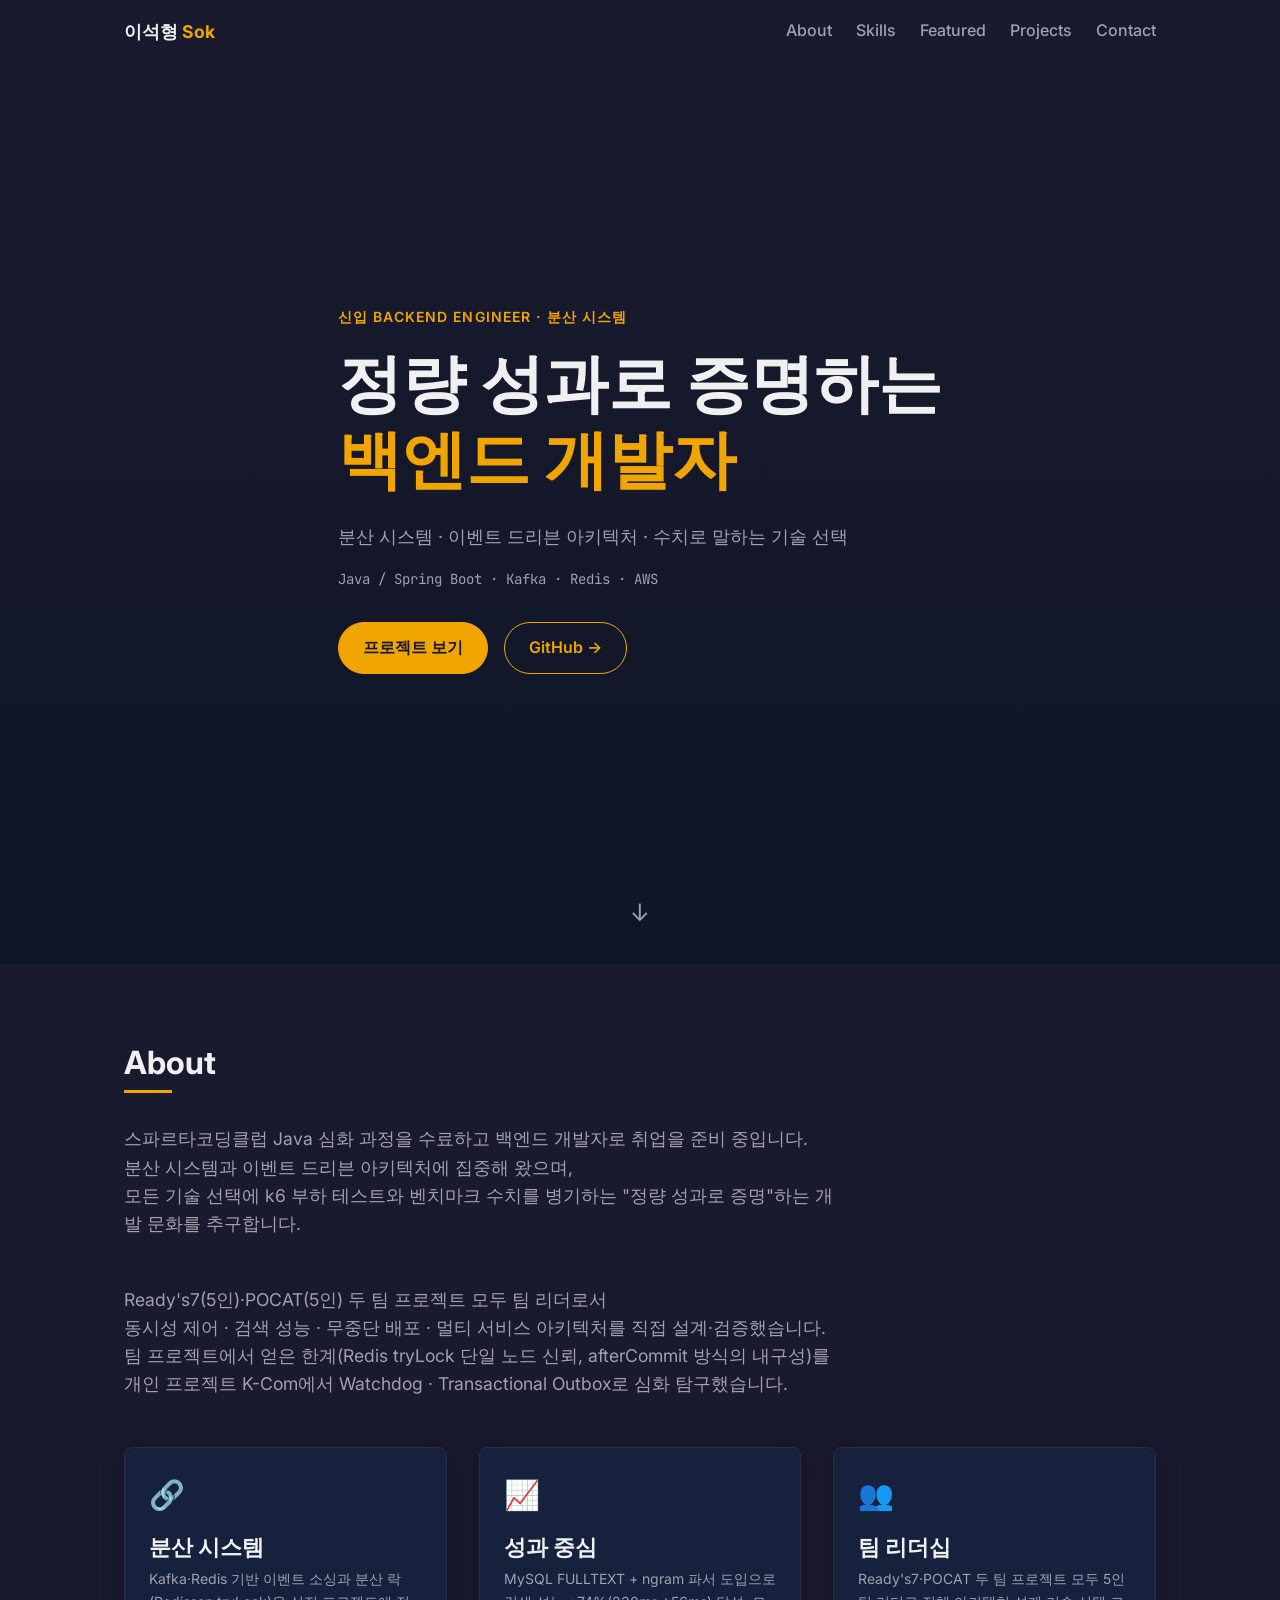
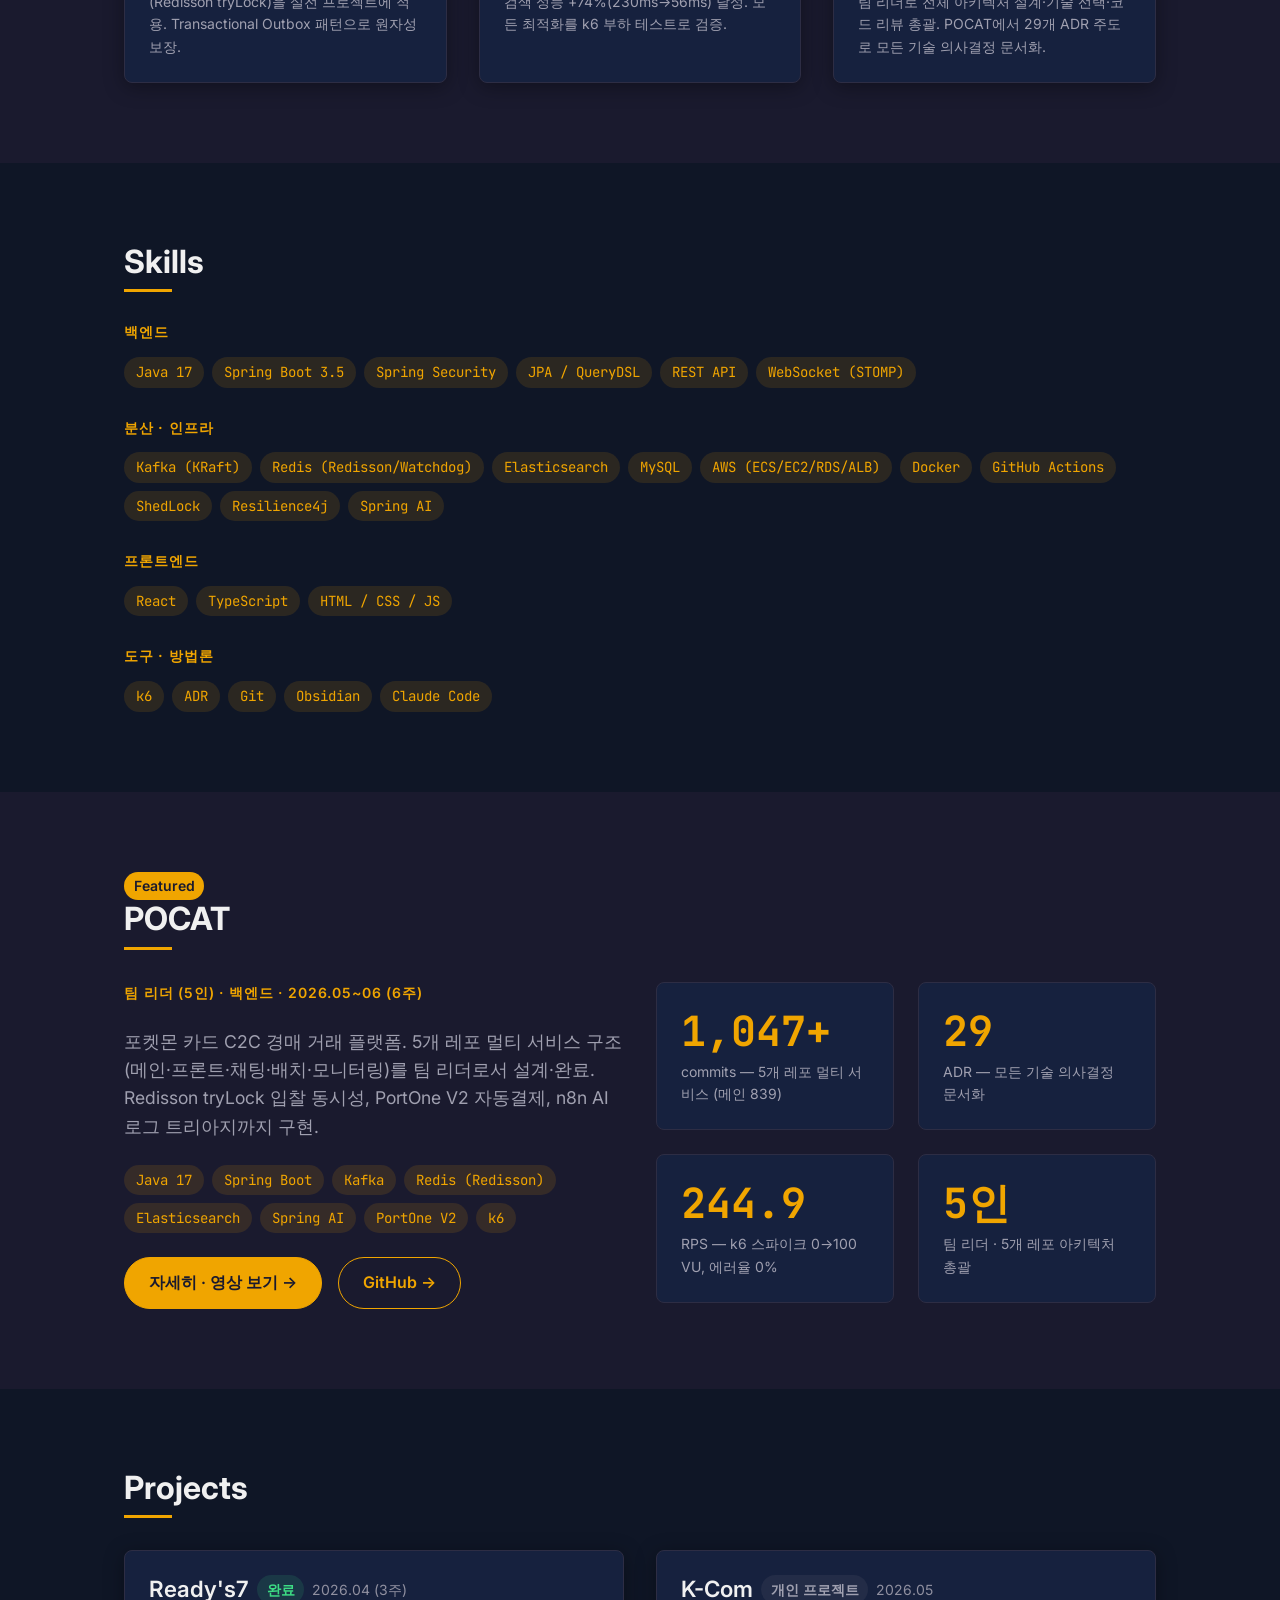
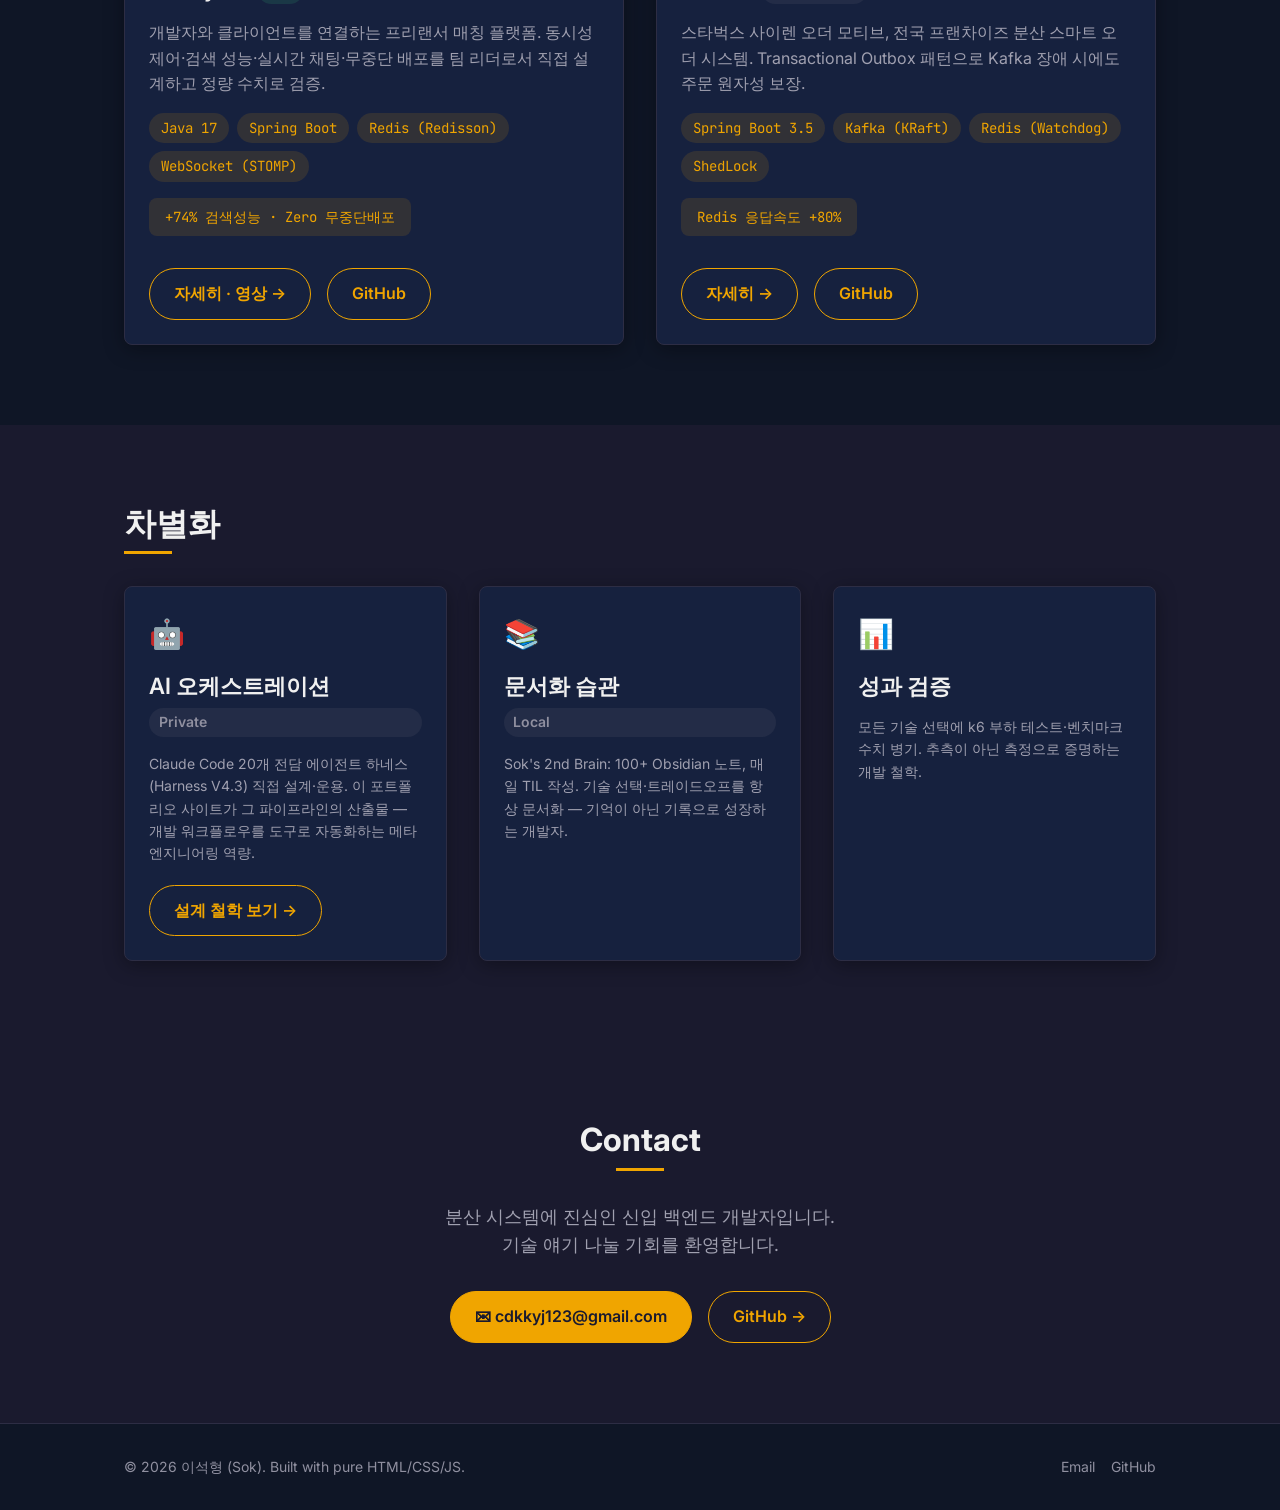
<file: index.html>
<!doctype html>
<html lang="ko">
<head>
  <meta charset="utf-8">
  <meta name="viewport" content="width=device-width, initial-scale=1">
  <meta name="description" content="정량 성과로 증명하는 백엔드 개발자 이석형(Sok)의 포트폴리오 — 분산 시스템 · 이벤트 드리븐 아키텍처">
  <meta property="og:title" content="이석형 (Sok) — Backend Engineer Portfolio">
  <meta property="og:description" content="정량 성과로 증명하는 백엔드 개발자 이석형(Sok)의 포트폴리오">
  <title>이석형 (Sok) — Backend Engineer</title>
  <link rel="preconnect" href="https://fonts.googleapis.com">
  <link rel="preconnect" href="https://fonts.gstatic.com" crossorigin>
  <link href="https://fonts.googleapis.com/css2?family=Inter:wght@400;500;600;700&family=JetBrains+Mono:wght@500;700&display=swap" rel="stylesheet">
  <link rel="stylesheet" href="./style.css">
</head>
<body>

  <!-- 고정 상단 내비 -->
  <header class="nav" id="nav">
    <div class="container nav__inner">
      <a class="nav__brand" href="#hero">이석형 <span>Sok</span></a>
      <button class="nav__hamburger" id="navToggle"
              aria-label="메뉴 열기"
              aria-expanded="false"
              aria-controls="nav-menu">
        <span></span><span></span><span></span>
      </button>
      <nav class="nav__menu" id="nav-menu" aria-label="주요 섹션">
        <a class="nav__link" href="#about">About</a>
        <a class="nav__link" href="#skills">Skills</a>
        <a class="nav__link" href="#featured">Featured</a>
        <a class="nav__link" href="#projects">Projects</a>
        <a class="nav__link" href="#contact">Contact</a>
      </nav>
    </div>
  </header>

  <main>

    <!-- Section 1: Hero -->
    <section class="hero" id="hero">
      <div class="container hero__inner">
        <p class="hero__eyebrow">신입 Backend Engineer · 분산 시스템</p>
        <h1 class="hero__title reveal">
          정량 성과로 증명하는<br>
          <span class="accent">백엔드 개발자</span>
        </h1>
        <p class="hero__sub reveal">분산 시스템 · 이벤트 드리븐 아키텍처 · 수치로 말하는 기술 선택</p>
        <p class="hero__stack mono reveal">Java / Spring Boot · Kafka · Redis · AWS</p>
        <div class="hero__cta reveal">
          <a class="btn btn--primary" href="#featured">프로젝트 보기</a>
          <a class="btn btn--ghost" href="https://github.com/cdkkyj123" target="_blank" rel="noopener">GitHub →</a>
        </div>
      </div>
      <a class="hero__scroll" href="#about" aria-label="아래로 스크롤">↓</a>
    </section>

    <!-- Section 2: About -->
    <section class="section" id="about">
      <div class="container">
        <h2 class="section-title reveal">About</h2>
        <p class="about__intro reveal">
          스파르타코딩클럽 Java 심화 과정을 수료하고 백엔드 개발자로 취업을 준비 중입니다.<br>
          분산 시스템과 이벤트 드리븐 아키텍처에 집중해 왔으며,<br>
          모든 기술 선택에 k6 부하 테스트와 벤치마크 수치를 병기하는 "정량 성과로 증명"하는 개발 문화를 추구합니다.
        </p>
        <p class="about__intro reveal">
          Ready's7(5인)·POCAT(5인) 두 팀 프로젝트 모두 팀 리더로서<br>
          동시성 제어 · 검색 성능 · 무중단 배포 · 멀티 서비스 아키텍처를 직접 설계·검증했습니다.<br>
          팀 프로젝트에서 얻은 한계(Redis tryLock 단일 노드 신뢰, afterCommit 방식의 내구성)를<br>
          개인 프로젝트 K-Com에서 Watchdog · Transactional Outbox로 심화 탐구했습니다.
        </p>
        <div class="grid grid--3">

          <article class="card strength reveal">
            <span class="strength__icon">🔗</span>
            <h3>분산 시스템</h3>
            <p>Kafka·Redis 기반 이벤트 소싱과 분산 락(Redisson tryLock)을 실전 프로젝트에 적용. Transactional Outbox 패턴으로 원자성 보장.</p>
          </article>

          <article class="card strength reveal">
            <span class="strength__icon">📈</span>
            <h3>성과 중심</h3>
            <p>MySQL FULLTEXT + ngram 파서 도입으로 검색 성능 +74%(230ms→56ms) 달성. 모든 최적화를 k6 부하 테스트로 검증.</p>
          </article>

          <article class="card strength reveal">
            <span class="strength__icon">👥</span>
            <h3>팀 리더십</h3>
            <p>Ready's7·POCAT 두 팀 프로젝트 모두 5인 팀 리더로 전체 아키텍처 설계·기술 선택·코드 리뷰 총괄. POCAT에서 29개 ADR 주도로 모든 기술 의사결정 문서화.</p>
          </article>

        </div>
      </div>
    </section>

    <!-- Section 3: Skills -->
    <section class="section section--alt" id="skills">
      <div class="container">
        <h2 class="section-title reveal">Skills</h2>

        <div class="skills__group reveal">
          <h3 class="skills__cat">백엔드</h3>
          <div class="tag-list">
            <span class="tag">Java 17</span>
            <span class="tag">Spring Boot 3.5</span>
            <span class="tag">Spring Security</span>
            <span class="tag">JPA / QueryDSL</span>
            <span class="tag">REST API</span>
            <span class="tag">WebSocket (STOMP)</span>
          </div>
        </div>

        <div class="skills__group reveal">
          <h3 class="skills__cat">분산 · 인프라</h3>
          <div class="tag-list">
            <span class="tag">Kafka (KRaft)</span>
            <span class="tag">Redis (Redisson/Watchdog)</span>
            <span class="tag">Elasticsearch</span>
            <span class="tag">MySQL</span>
            <span class="tag">AWS (ECS/EC2/RDS/ALB)</span>
            <span class="tag">Docker</span>
            <span class="tag">GitHub Actions</span>
            <span class="tag">ShedLock</span>
            <span class="tag">Resilience4j</span>
            <span class="tag">Spring AI</span>
          </div>
        </div>

        <div class="skills__group reveal">
          <h3 class="skills__cat">프론트엔드</h3>
          <div class="tag-list">
            <span class="tag">React</span>
            <span class="tag">TypeScript</span>
            <span class="tag">HTML / CSS / JS</span>
          </div>
        </div>

        <div class="skills__group reveal">
          <h3 class="skills__cat">도구 · 방법론</h3>
          <div class="tag-list">
            <span class="tag">k6</span>
            <span class="tag">ADR</span>
            <span class="tag">Git</span>
            <span class="tag">Obsidian</span>
            <span class="tag">Claude Code</span>
          </div>
        </div>

      </div>
    </section>

    <!-- Section 4: Featured — POCAT -->
    <section class="section" id="featured">
      <div class="container">
        <span class="badge badge--featured">Featured</span>
        <h2 class="section-title reveal">POCAT</h2>
        <div class="featured__grid">

          <div class="featured__text reveal">
            <p class="featured__role">팀 리더 (5인) · 백엔드 · 2026.05~06 (6주)</p>
            <p class="featured__desc">포켓몬 카드 C2C 경매 거래 플랫폼. 5개 레포 멀티 서비스 구조(메인·프론트·채팅·배치·모니터링)를 팀 리더로서 설계·완료. Redisson tryLock 입찰 동시성, PortOne V2 자동결제, n8n AI 로그 트리아지까지 구현.</p>
            <div class="tag-list">
              <span class="tag">Java 17</span>
              <span class="tag">Spring Boot</span>
              <span class="tag">Kafka</span>
              <span class="tag">Redis (Redisson)</span>
              <span class="tag">Elasticsearch</span>
              <span class="tag">Spring AI</span>
              <span class="tag">PortOne V2</span>
              <span class="tag">k6</span>
            </div>
            <div class="featured__cta">
              <a class="btn btn--primary" href="./projects/pocat.html">자세히 · 영상 보기 →</a>
              <a class="btn btn--ghost" href="https://github.com/POCAT-sparta/pocat" target="_blank" rel="noopener">GitHub →</a>
            </div>
          </div>

          <div class="featured__metrics">
            <div class="metric-card reveal">
              <span class="metric mono">1,047+</span>
              <span class="metric__label">commits — 5개 레포 멀티 서비스 (메인 839)</span>
            </div>
            <div class="metric-card reveal">
              <span class="metric mono">29</span>
              <span class="metric__label">ADR — 모든 기술 의사결정 문서화</span>
            </div>
            <div class="metric-card reveal">
              <span class="metric mono">244.9</span>
              <span class="metric__label">RPS — k6 스파이크 0→100 VU, 에러율 0%</span>
            </div>
            <div class="metric-card reveal">
              <span class="metric mono">5인</span>
              <span class="metric__label">팀 리더 · 5개 레포 아키텍처 총괄</span>
            </div>
          </div>

        </div>
      </div>
    </section>

    <!-- Section 5: Projects Grid -->
    <section class="section section--alt" id="projects">
      <div class="container">
        <h2 class="section-title reveal">Projects</h2>
        <div class="grid grid--2">

          <!-- Ready's7 -->
          <article class="card project reveal">
            <div class="project__head">
              <h3>Ready's7</h3>
              <span class="badge badge--done">완료</span>
              <span style="font-size:var(--fs-small);color:var(--text-muted);">2026.04 (3주)</span>
            </div>
            <p class="project__desc">개발자와 클라이언트를 연결하는 프리랜서 매칭 플랫폼. 동시성 제어·검색 성능·실시간 채팅·무중단 배포를 팀 리더로서 직접 설계하고 정량 수치로 검증.</p>
            <div class="tag-list">
              <span class="tag">Java 17</span>
              <span class="tag">Spring Boot</span>
              <span class="tag">Redis (Redisson)</span>
              <span class="tag">WebSocket (STOMP)</span>
            </div>
            <div class="project__metrics">+74% 검색성능 · Zero 무중단배포</div>
            <div class="project__links">
              <a class="btn btn--ghost" href="./projects/readys7.html">자세히 · 영상 →</a>
              <a class="btn btn--ghost" href="https://github.com/Ready-s7/Readys7-project" target="_blank" rel="noopener">GitHub</a>
            </div>
          </article>

          <!-- K-Com -->
          <article class="card project reveal">
            <div class="project__head">
              <h3>K-Com</h3>
              <span class="badge badge--solo">개인 프로젝트</span>
              <span style="font-size:var(--fs-small);color:var(--text-muted);">2026.05</span>
            </div>
            <p class="project__desc">스타벅스 사이렌 오더 모티브, 전국 프랜차이즈 분산 스마트 오더 시스템. Transactional Outbox 패턴으로 Kafka 장애 시에도 주문 원자성 보장.</p>
            <div class="tag-list">
              <span class="tag">Spring Boot 3.5</span>
              <span class="tag">Kafka (KRaft)</span>
              <span class="tag">Redis (Watchdog)</span>
              <span class="tag">ShedLock</span>
            </div>
            <div class="project__metrics">Redis 응답속도 +80%</div>
            <div class="project__links">
              <a class="btn btn--ghost" href="./projects/kcom.html">자세히 →</a>
              <a class="btn btn--ghost" href="https://github.com/cdkkyj123/k-com-project" target="_blank" rel="noopener">GitHub</a>
            </div>
          </article>

        </div>
      </div>
    </section>

    <!-- Section 6: 차별화 -->
    <section class="section" id="differentiation" aria-labelledby="differentiation-title">
      <div class="container">
        <h2 id="differentiation-title" class="section-title reveal">차별화</h2>
        <div class="grid grid--3">

          <article class="card diff reveal">
            <span class="diff__icon">🤖</span>
            <h3>AI 오케스트레이션</h3>
            <span class="badge badge--private">Private</span>
            <p>Claude Code 20개 전담 에이전트 하네스(Harness V4.3) 직접 설계·운용. 이 포트폴리오 사이트가 그 파이프라인의 산출물 — 개발 워크플로우를 도구로 자동화하는 메타 엔지니어링 역량.</p>
            <div style="margin-top:0.75rem;">
              <a class="btn btn--ghost" href="./projects/harness.html">설계 철학 보기 →</a>
            </div>
          </article>

          <article class="card diff reveal">
            <span class="diff__icon">📚</span>
            <h3>문서화 습관</h3>
            <span class="badge badge--private">Local</span>
            <p>Sok's 2nd Brain: 100+ Obsidian 노트, 매일 TIL 작성. 기술 선택·트레이드오프를 항상 문서화 — 기억이 아닌 기록으로 성장하는 개발자.</p>
          </article>

          <article class="card diff reveal">
            <span class="diff__icon">📊</span>
            <h3>성과 검증</h3>
            <p>모든 기술 선택에 k6 부하 테스트·벤치마크 수치 병기. 추측이 아닌 측정으로 증명하는 개발 철학.</p>
          </article>

        </div>
      </div>
    </section>

    <!-- Section 7: Contact -->
    <section class="section contact" id="contact">
      <div class="container">
        <h2 class="section-title reveal">Contact</h2>
        <p class="contact__closing reveal">분산 시스템에 진심인 신입 백엔드 개발자입니다.<br>기술 얘기 나눌 기회를 환영합니다.</p>
        <div class="contact__links reveal">
          <a class="btn btn--primary" href="mailto:cdkkyj123@gmail.com">✉ cdkkyj123@gmail.com</a>
          <a class="btn btn--ghost" href="https://github.com/cdkkyj123" target="_blank" rel="noopener">GitHub →</a>
        </div>
      </div>
    </section>

  </main>

  <footer class="footer">
    <div class="container footer__inner">
      <p class="footer__copy">© 2026 이석형 (Sok). Built with pure HTML/CSS/JS.</p>
      <div class="footer__links">
        <a class="footer__link" href="mailto:cdkkyj123@gmail.com">Email</a>
        <a class="footer__link" href="https://github.com/cdkkyj123" target="_blank" rel="noopener">GitHub</a>
      </div>
    </div>
  </footer>

  <script src="./main.js" defer></script>
</body>
</html>
</file>
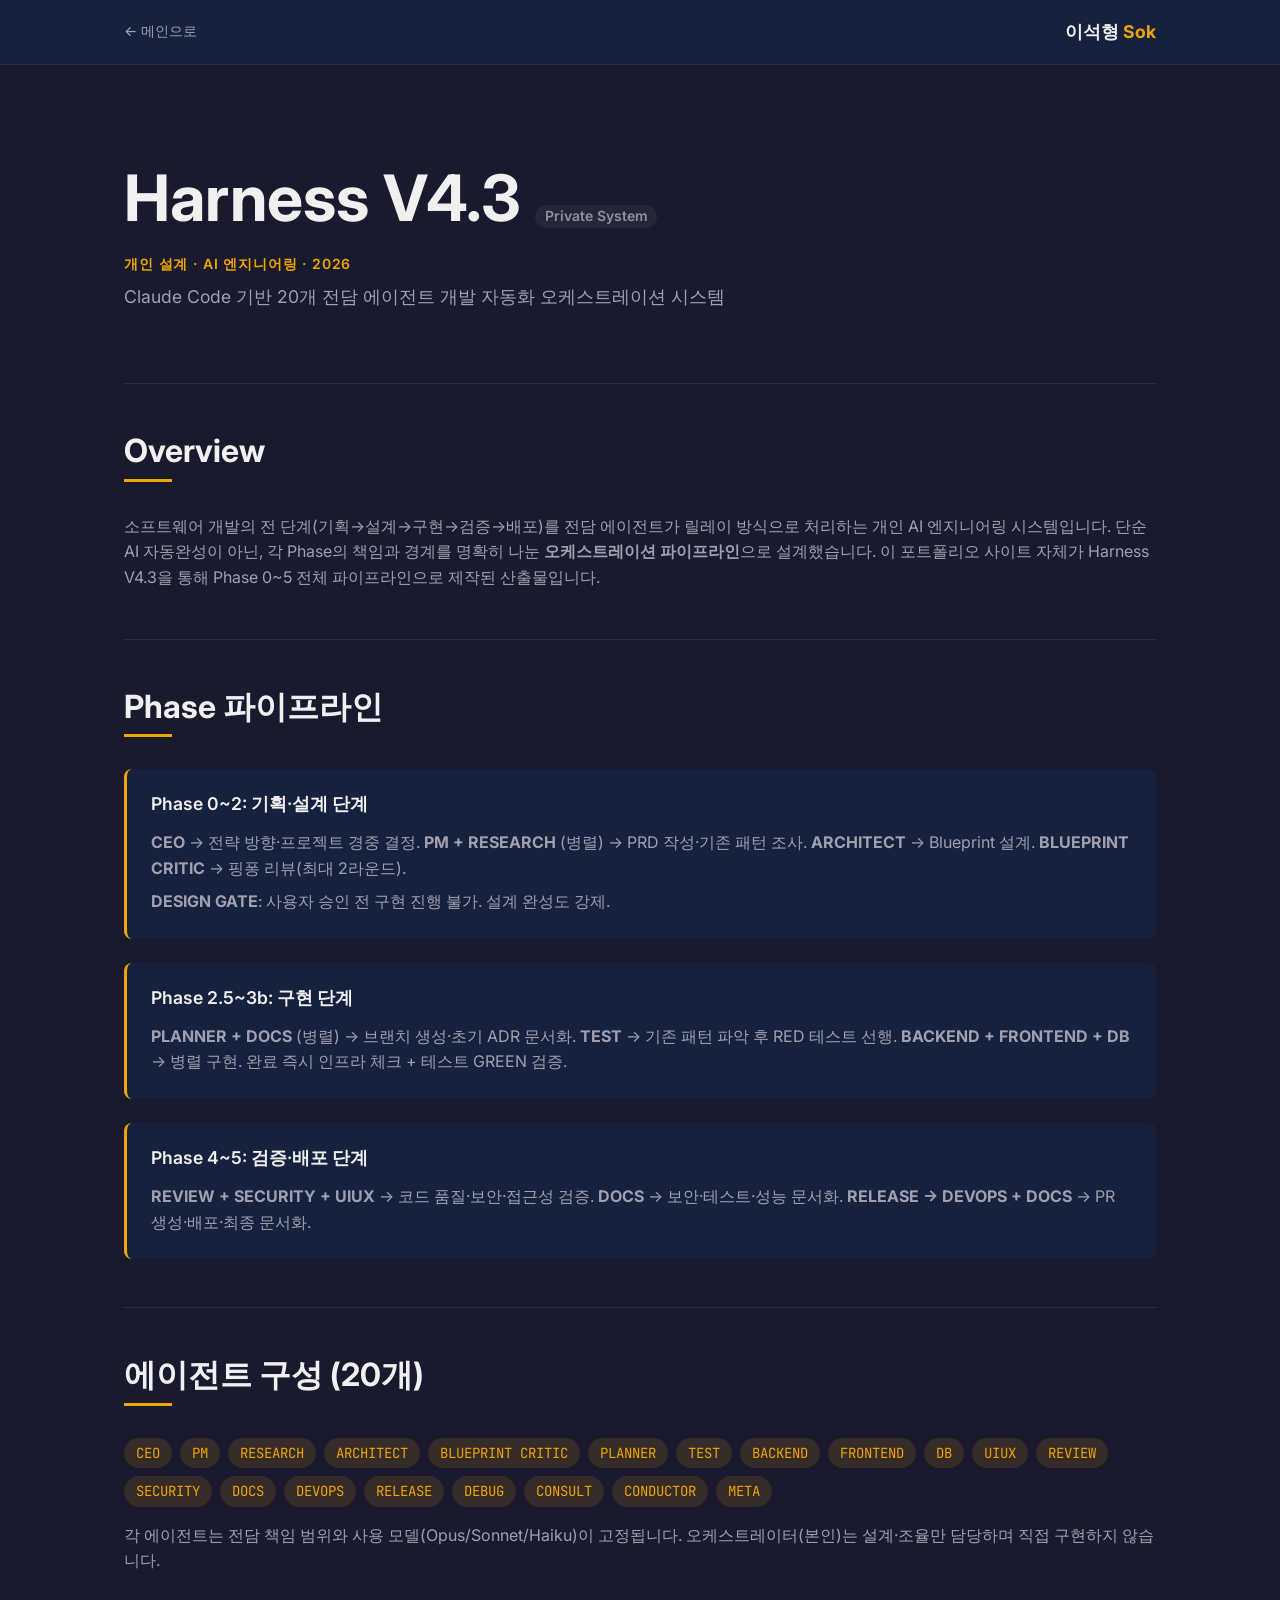
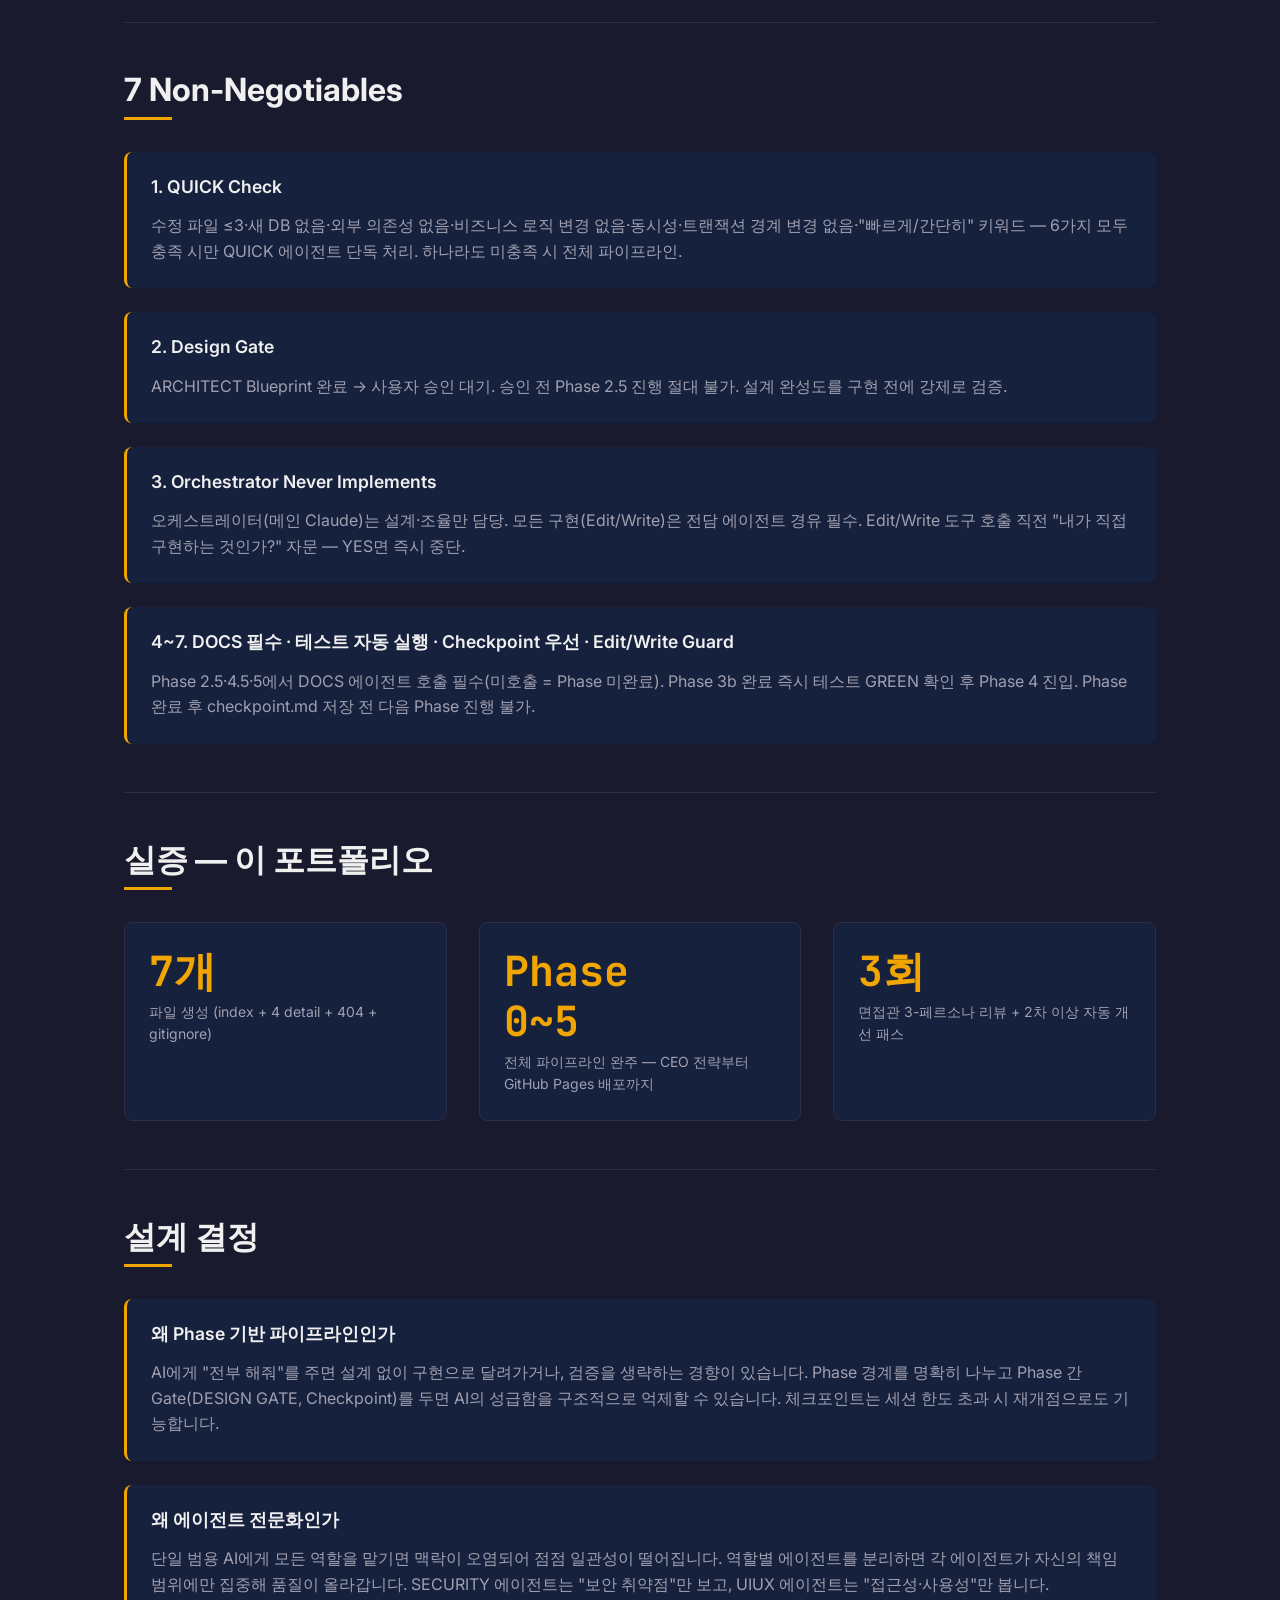
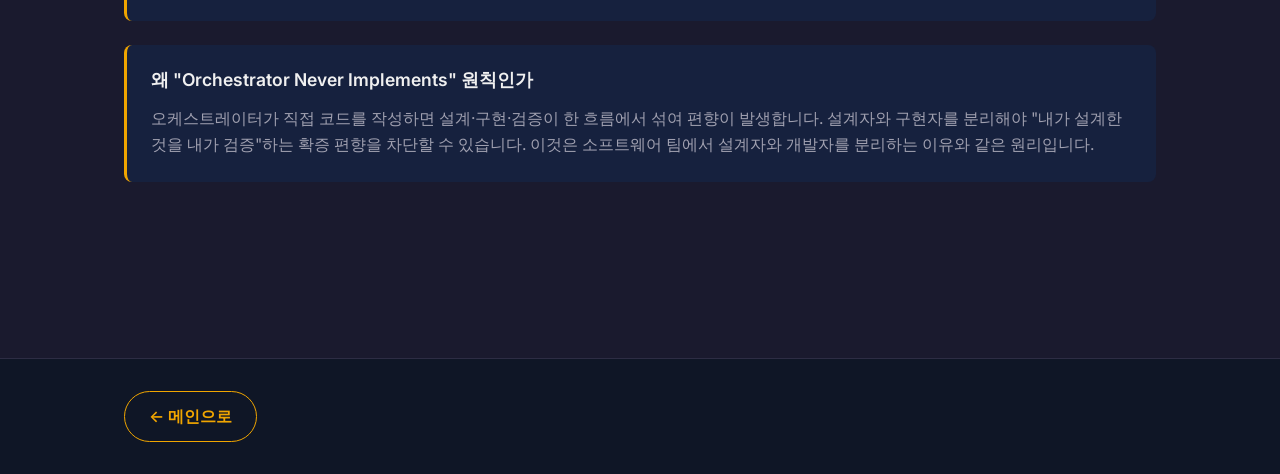
<file: projects/harness.html>
<!doctype html>
<html lang="ko">
<head>
  <meta charset="utf-8">
  <meta name="viewport" content="width=device-width, initial-scale=1">
  <meta name="description" content="Harness V4.3 — Claude Code 기반 20개 전담 에이전트 개발 자동화 파이프라인. Phase 0~5 오케스트레이션 설계와 7 Non-Negotiables">
  <meta property="og:title" content="Harness V4.3 | 이석형 (Sok) Portfolio">
  <meta property="og:description" content="Claude Code 20개 전담 에이전트 하네스 — 설계 게이트·자동 테스트·보안 리뷰를 파이프라인으로 통합한 개인 AI 엔지니어링 시스템">
  <title>Harness V4.3 — 이석형 (Sok)</title>
  <link rel="preconnect" href="https://fonts.googleapis.com">
  <link rel="preconnect" href="https://fonts.gstatic.com" crossorigin>
  <link href="https://fonts.googleapis.com/css2?family=Inter:wght@400;500;600;700&family=JetBrains+Mono:wght@500;700&display=swap" rel="stylesheet">
  <link rel="stylesheet" href="../style.css">
</head>
<body>

  <header class="nav nav--detail" id="nav">
    <div class="container nav__inner">
      <a class="nav__link nav__back" href="../index.html">← 메인으로</a>
      <a class="nav__brand" href="../index.html">이석형 <span>Sok</span></a>
    </div>
  </header>

  <main class="detail">
    <div class="container">

      <section class="detail__header reveal">
        <h1>Harness V4.3 <span class="badge badge--private">Private System</span></h1>
        <p class="detail__role">개인 설계 · AI 엔지니어링 · 2026</p>
        <p class="detail__desc">Claude Code 기반 20개 전담 에이전트 개발 자동화 오케스트레이션 시스템</p>
      </section>

      <section class="detail__block reveal" aria-labelledby="h-overview">
        <h2 id="h-overview" class="section-title">Overview</h2>
        <p>
          소프트웨어 개발의 전 단계(기획→설계→구현→검증→배포)를 전담 에이전트가 릴레이 방식으로 처리하는 개인 AI 엔지니어링 시스템입니다.
          단순 AI 자동완성이 아닌, 각 Phase의 책임과 경계를 명확히 나눈 <strong>오케스트레이션 파이프라인</strong>으로 설계했습니다.
          이 포트폴리오 사이트 자체가 Harness V4.3을 통해 Phase 0~5 전체 파이프라인으로 제작된 산출물입니다.
        </p>
      </section>

      <section class="detail__block reveal" aria-labelledby="h-pipeline">
        <h2 id="h-pipeline" class="section-title">Phase 파이프라인</h2>

        <article class="chapter reveal">
          <h3>Phase 0~2: 기획·설계 단계</h3>
          <p><strong>CEO</strong> → 전략 방향·프로젝트 경중 결정. <strong>PM + RESEARCH</strong> (병렬) → PRD 작성·기존 패턴 조사. <strong>ARCHITECT</strong> → Blueprint 설계. <strong>BLUEPRINT CRITIC</strong> → 핑퐁 리뷰(최대 2라운드).</p>
          <p><strong>DESIGN GATE</strong>: 사용자 승인 전 구현 진행 불가. 설계 완성도 강제.</p>
        </article>

        <article class="chapter reveal">
          <h3>Phase 2.5~3b: 구현 단계</h3>
          <p><strong>PLANNER + DOCS</strong> (병렬) → 브랜치 생성·초기 ADR 문서화. <strong>TEST</strong> → 기존 패턴 파악 후 RED 테스트 선행. <strong>BACKEND + FRONTEND + DB</strong> → 병렬 구현. 완료 즉시 인프라 체크 + 테스트 GREEN 검증.</p>
        </article>

        <article class="chapter reveal">
          <h3>Phase 4~5: 검증·배포 단계</h3>
          <p><strong>REVIEW + SECURITY + UIUX</strong> → 코드 품질·보안·접근성 검증. <strong>DOCS</strong> → 보안·테스트·성능 문서화. <strong>RELEASE → DEVOPS + DOCS</strong> → PR 생성·배포·최종 문서화.</p>
        </article>

      </section>

      <section class="detail__block reveal" aria-labelledby="h-agents">
        <h2 id="h-agents" class="section-title">에이전트 구성 (20개)</h2>
        <div class="tag-list reveal">
          <span class="tag">CEO</span>
          <span class="tag">PM</span>
          <span class="tag">RESEARCH</span>
          <span class="tag">ARCHITECT</span>
          <span class="tag">BLUEPRINT CRITIC</span>
          <span class="tag">PLANNER</span>
          <span class="tag">TEST</span>
          <span class="tag">BACKEND</span>
          <span class="tag">FRONTEND</span>
          <span class="tag">DB</span>
          <span class="tag">UIUX</span>
          <span class="tag">REVIEW</span>
          <span class="tag">SECURITY</span>
          <span class="tag">DOCS</span>
          <span class="tag">DEVOPS</span>
          <span class="tag">RELEASE</span>
          <span class="tag">DEBUG</span>
          <span class="tag">CONSULT</span>
          <span class="tag">CONDUCTOR</span>
          <span class="tag">META</span>
        </div>
        <p style="margin-top:1rem;">각 에이전트는 전담 책임 범위와 사용 모델(Opus/Sonnet/Haiku)이 고정됩니다. 오케스트레이터(본인)는 설계·조율만 담당하며 직접 구현하지 않습니다.</p>
      </section>

      <section class="detail__block reveal" aria-labelledby="h-nonneg">
        <h2 id="h-nonneg" class="section-title">7 Non-Negotiables</h2>

        <article class="chapter reveal">
          <h3>1. QUICK Check</h3>
          <p>수정 파일 ≤3·새 DB 없음·외부 의존성 없음·비즈니스 로직 변경 없음·동시성·트랜잭션 경계 변경 없음·"빠르게/간단히" 키워드 — 6가지 모두 충족 시만 QUICK 에이전트 단독 처리. 하나라도 미충족 시 전체 파이프라인.</p>
        </article>

        <article class="chapter reveal">
          <h3>2. Design Gate</h3>
          <p>ARCHITECT Blueprint 완료 → 사용자 승인 대기. 승인 전 Phase 2.5 진행 절대 불가. 설계 완성도를 구현 전에 강제로 검증.</p>
        </article>

        <article class="chapter reveal">
          <h3>3. Orchestrator Never Implements</h3>
          <p>오케스트레이터(메인 Claude)는 설계·조율만 담당. 모든 구현(Edit/Write)은 전담 에이전트 경유 필수. Edit/Write 도구 호출 직전 "내가 직접 구현하는 것인가?" 자문 — YES면 즉시 중단.</p>
        </article>

        <article class="chapter reveal">
          <h3>4~7. DOCS 필수 · 테스트 자동 실행 · Checkpoint 우선 · Edit/Write Guard</h3>
          <p>Phase 2.5·4.5·5에서 DOCS 에이전트 호출 필수(미호출 = Phase 미완료). Phase 3b 완료 즉시 테스트 GREEN 확인 후 Phase 4 진입. Phase 완료 후 checkpoint.md 저장 전 다음 Phase 진행 불가.</p>
        </article>

      </section>

      <section class="detail__block reveal" aria-labelledby="h-evidence">
        <h2 id="h-evidence" class="section-title">실증 — 이 포트폴리오</h2>
        <div class="grid grid--3">
          <div class="metric-card reveal">
            <span class="metric mono">7개</span>
            <span class="metric__label">파일 생성 (index + 4 detail + 404 + gitignore)</span>
          </div>
          <div class="metric-card reveal">
            <span class="metric mono">Phase<br>0~5</span>
            <span class="metric__label">전체 파이프라인 완주 — CEO 전략부터 GitHub Pages 배포까지</span>
          </div>
          <div class="metric-card reveal">
            <span class="metric mono">3회</span>
            <span class="metric__label">면접관 3-페르소나 리뷰 + 2차 이상 자동 개선 패스</span>
          </div>
        </div>
      </section>

      <section class="detail__block reveal" aria-labelledby="h-decisions">
        <h2 id="h-decisions" class="section-title">설계 결정</h2>

        <article class="chapter reveal">
          <h3>왜 Phase 기반 파이프라인인가</h3>
          <p>AI에게 "전부 해줘"를 주면 설계 없이 구현으로 달려가거나, 검증을 생략하는 경향이 있습니다. Phase 경계를 명확히 나누고 Phase 간 Gate(DESIGN GATE, Checkpoint)를 두면 AI의 성급함을 구조적으로 억제할 수 있습니다. 체크포인트는 세션 한도 초과 시 재개점으로도 기능합니다.</p>
        </article>

        <article class="chapter reveal">
          <h3>왜 에이전트 전문화인가</h3>
          <p>단일 범용 AI에게 모든 역할을 맡기면 맥락이 오염되어 점점 일관성이 떨어집니다. 역할별 에이전트를 분리하면 각 에이전트가 자신의 책임 범위에만 집중해 품질이 올라갑니다. SECURITY 에이전트는 "보안 취약점"만 보고, UIUX 에이전트는 "접근성·사용성"만 봅니다.</p>
        </article>

        <article class="chapter reveal">
          <h3>왜 "Orchestrator Never Implements" 원칙인가</h3>
          <p>오케스트레이터가 직접 코드를 작성하면 설계·구현·검증이 한 흐름에서 섞여 편향이 발생합니다. 설계자와 구현자를 분리해야 "내가 설계한 것을 내가 검증"하는 확증 편향을 차단할 수 있습니다. 이것은 소프트웨어 팀에서 설계자와 개발자를 분리하는 이유와 같은 원리입니다.</p>
        </article>

      </section>

    </div>
  </main>

  <footer class="footer">
    <div class="container">
      <a class="btn btn--ghost" href="../index.html">← 메인으로</a>
    </div>
  </footer>

  <script src="../main.js" defer></script>
</body>
</html>
</file>
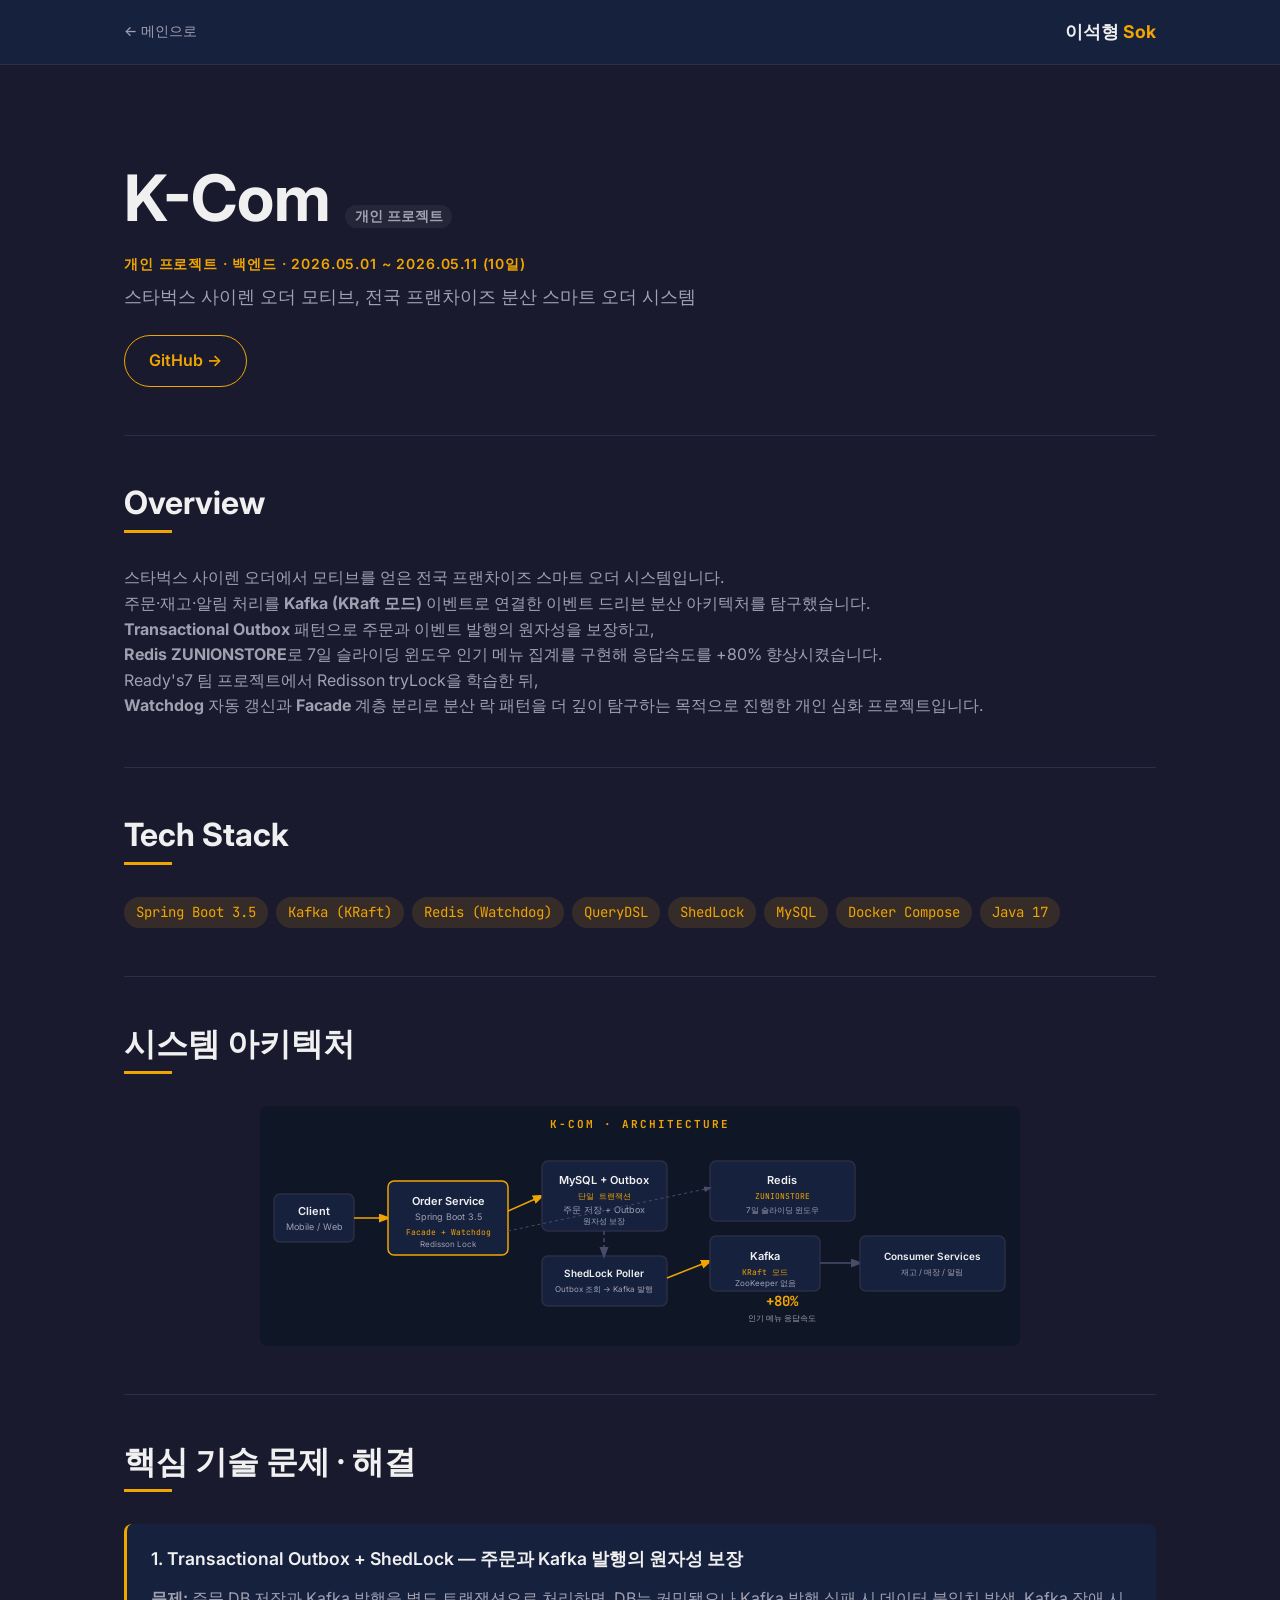
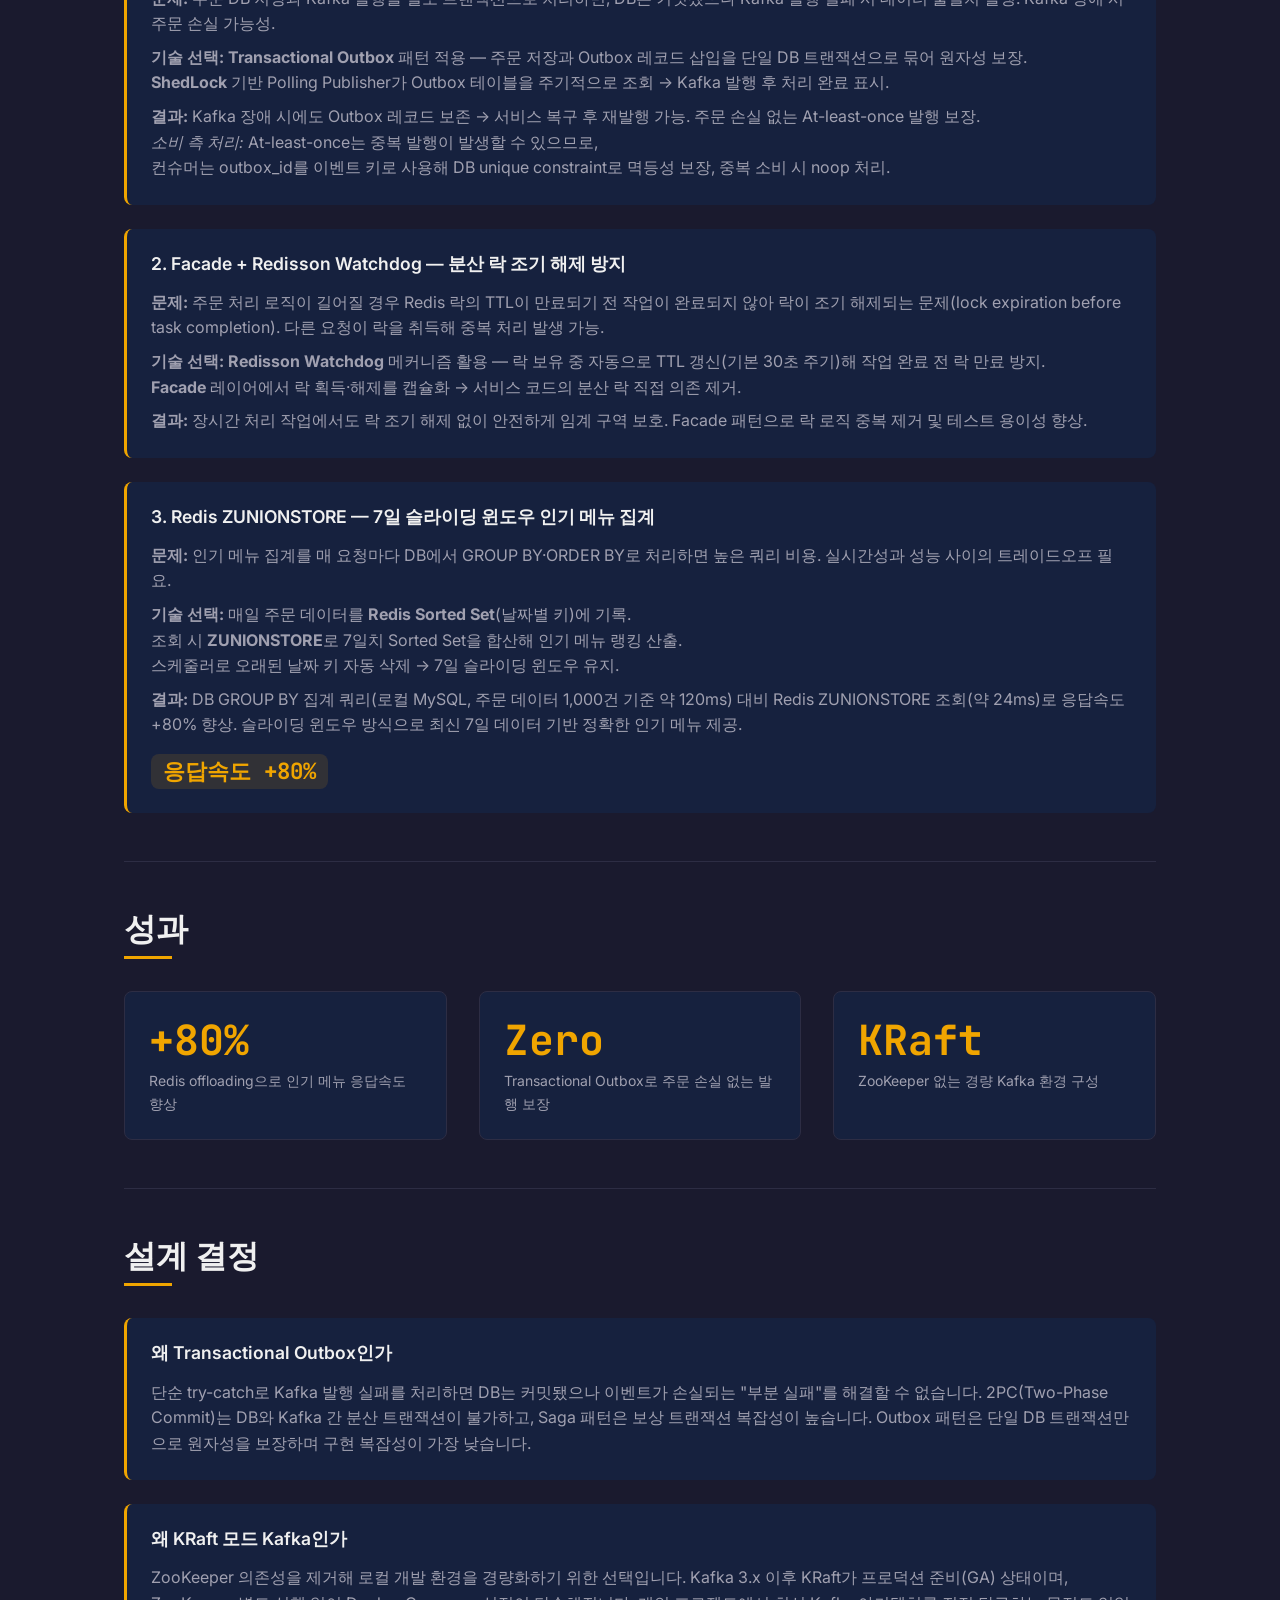
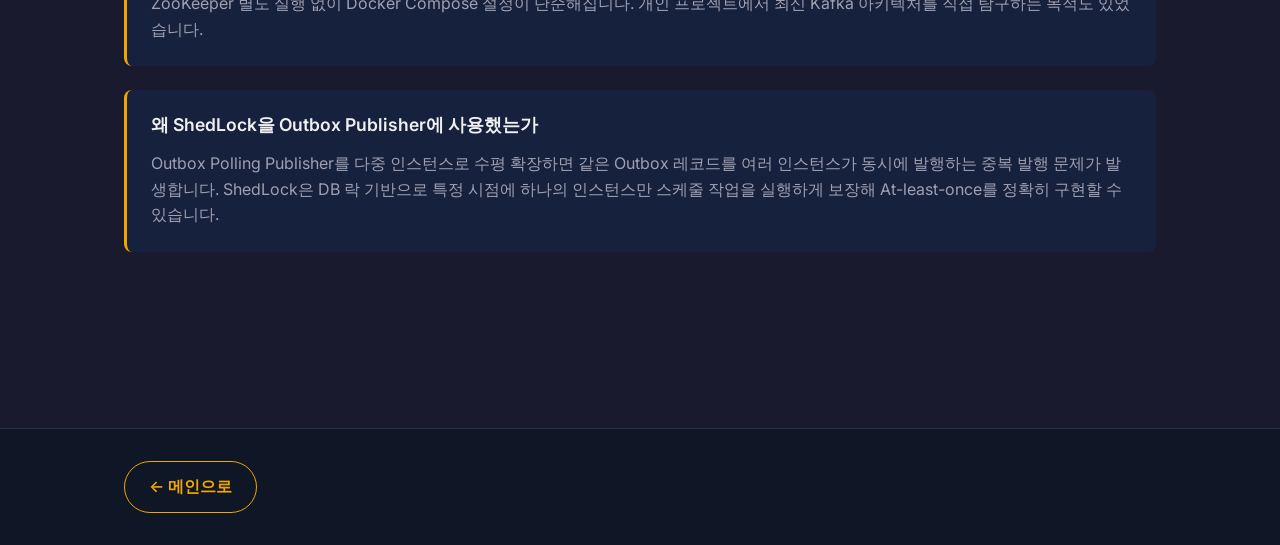
<file: projects/kcom.html>
<!doctype html>
<html lang="ko">
<head>
  <meta charset="utf-8">
  <meta name="viewport" content="width=device-width, initial-scale=1">
  <meta name="description" content="K-Com — 분산 스마트 오더 시스템. Transactional Outbox 패턴·ShedLock·Redis Watchdog·ZUNIONSTORE 인기 메뉴 집계 상세 기술 설명">
  <meta property="og:title" content="K-Com | 이석형 (Sok) Portfolio">
  <meta property="og:description" content="Transactional Outbox·ShedLock·Redis Watchdog 기반 전국 프랜차이즈 분산 스마트 오더 시스템">
  <title>K-Com — 이석형 (Sok)</title>
  <link rel="preconnect" href="https://fonts.googleapis.com">
  <link rel="preconnect" href="https://fonts.gstatic.com" crossorigin>
  <link href="https://fonts.googleapis.com/css2?family=Inter:wght@400;500;600;700&family=JetBrains+Mono:wght@500;700&display=swap" rel="stylesheet">
  <link rel="stylesheet" href="../style.css">
</head>
<body>

  <header class="nav nav--detail" id="nav">
    <div class="container nav__inner">
      <a class="nav__link nav__back" href="../index.html">← 메인으로</a>
      <a class="nav__brand" href="../index.html">이석형 <span>Sok</span></a>
    </div>
  </header>

  <main class="detail">
    <div class="container">

      <!-- 헤더 -->
      <section class="detail__header reveal">
        <h1>K-Com <span class="badge badge--solo">개인 프로젝트</span></h1>
        <p class="detail__role">개인 프로젝트 · 백엔드 · 2026.05.01 ~ 2026.05.11 (10일)</p>
        <p class="detail__desc">스타벅스 사이렌 오더 모티브, 전국 프랜차이즈 분산 스마트 오더 시스템</p>
        <a class="btn btn--ghost" href="https://github.com/cdkkyj123/k-com-project" target="_blank" rel="noopener">GitHub →</a>
      </section>

      <!-- Overview -->
      <section class="detail__block reveal" aria-labelledby="kcom-overview">
        <h2 id="kcom-overview" class="section-title">Overview</h2>
        <p>
          스타벅스 사이렌 오더에서 모티브를 얻은 전국 프랜차이즈 스마트 오더 시스템입니다.<br>
          주문·재고·알림 처리를 <strong>Kafka (KRaft 모드)</strong> 이벤트로 연결한 이벤트 드리븐 분산 아키텍처를 탐구했습니다.
        </p>
        <p>
          <strong>Transactional Outbox</strong> 패턴으로 주문과 이벤트 발행의 원자성을 보장하고,<br>
          <strong>Redis ZUNIONSTORE</strong>로 7일 슬라이딩 윈도우 인기 메뉴 집계를 구현해 응답속도를 +80% 향상시켰습니다.
        </p>
        <p>
          Ready's7 팀 프로젝트에서 Redisson tryLock을 학습한 뒤,<br>
          <strong>Watchdog</strong> 자동 갱신과 <strong>Facade</strong> 계층 분리로 분산 락 패턴을 더 깊이 탐구하는 목적으로 진행한 개인 심화 프로젝트입니다.
        </p>
      </section>

      <!-- Tech Stack -->
      <section class="detail__block reveal" aria-labelledby="kcom-stack">
        <h2 id="kcom-stack" class="section-title">Tech Stack</h2>
        <div class="tag-list">
          <span class="tag">Spring Boot 3.5</span>
          <span class="tag">Kafka (KRaft)</span>
          <span class="tag">Redis (Watchdog)</span>
          <span class="tag">QueryDSL</span>
          <span class="tag">ShedLock</span>
          <span class="tag">MySQL</span>
          <span class="tag">Docker Compose</span>
          <span class="tag">Java 17</span>
        </div>
      </section>

      <!-- 아키텍처 -->
      <section class="detail__block reveal" aria-labelledby="kcom-arch">
        <h2 id="kcom-arch" class="section-title">시스템 아키텍처</h2>
        <svg viewBox="0 0 760 240" xmlns="http://www.w3.org/2000/svg" style="width:100%;max-width:760px;display:block;margin:0 auto;" role="img" aria-label="K-Com 시스템 아키텍처 다이어그램">
          <defs>
            <marker id="kc-arr" markerWidth="8" markerHeight="8" refX="6" refY="3" orient="auto"><path d="M0,0 L0,6 L8,3 z" fill="#f0a500"/></marker>
            <marker id="kc-arr-g" markerWidth="8" markerHeight="8" refX="6" refY="3" orient="auto"><path d="M0,0 L0,6 L8,3 z" fill="#4a4a6a"/></marker>
          </defs>
          <rect width="760" height="240" fill="#0f1626" rx="8"/>
          <text x="380" y="22" text-anchor="middle" fill="#f0a500" font-size="11" font-weight="700" font-family="JetBrains Mono,monospace" letter-spacing="2">K-COM · ARCHITECTURE</text>
          <!-- Client -->
          <rect x="14" y="88" width="80" height="48" rx="6" fill="#16213e" stroke="#2d2d44" stroke-width="1.5"/>
          <text x="54" y="109" text-anchor="middle" fill="#f0f0f0" font-size="11" font-weight="600" font-family="Inter,sans-serif">Client</text>
          <text x="54" y="124" text-anchor="middle" fill="#a0a0b0" font-size="9" font-family="Inter,sans-serif">Mobile / Web</text>
          <!-- arrow -->
          <line x1="94" y1="112" x2="128" y2="112" stroke="#f0a500" stroke-width="1.5" marker-end="url(#kc-arr)"/>
          <!-- Order Service -->
          <rect x="128" y="75" width="120" height="74" rx="6" fill="#16213e" stroke="#f0a500" stroke-width="1.5"/>
          <text x="188" y="99" text-anchor="middle" fill="#f0f0f0" font-size="11" font-weight="600" font-family="Inter,sans-serif">Order Service</text>
          <text x="188" y="114" text-anchor="middle" fill="#a0a0b0" font-size="9" font-family="Inter,sans-serif">Spring Boot 3.5</text>
          <text x="188" y="129" text-anchor="middle" fill="#f0a500" font-size="8" font-family="JetBrains Mono,monospace">Facade + Watchdog</text>
          <text x="188" y="141" text-anchor="middle" fill="#a0a0b0" font-size="8" font-family="Inter,sans-serif">Redisson Lock</text>
          <!-- arrow to DB+Outbox -->
          <line x1="248" y1="105" x2="282" y2="90" stroke="#f0a500" stroke-width="1.5" marker-end="url(#kc-arr)"/>
          <!-- DB+Outbox -->
          <rect x="282" y="55" width="125" height="70" rx="6" fill="#16213e" stroke="#2d2d44" stroke-width="1.5"/>
          <text x="344" y="78" text-anchor="middle" fill="#f0f0f0" font-size="11" font-weight="600" font-family="Inter,sans-serif">MySQL + Outbox</text>
          <text x="344" y="93" text-anchor="middle" fill="#f0a500" font-size="8" font-family="JetBrains Mono,monospace">단일 트랜잭션</text>
          <text x="344" y="107" text-anchor="middle" fill="#a0a0b0" font-size="9" font-family="Inter,sans-serif">주문 저장 + Outbox</text>
          <text x="344" y="118" text-anchor="middle" fill="#a0a0b0" font-size="8" font-family="Inter,sans-serif">원자성 보장</text>
          <!-- ShedLock poller -->
          <rect x="282" y="150" width="125" height="50" rx="6" fill="#16213e" stroke="#2d2d44" stroke-width="1.5"/>
          <text x="344" y="171" text-anchor="middle" fill="#f0f0f0" font-size="10" font-weight="600" font-family="Inter,sans-serif">ShedLock Poller</text>
          <text x="344" y="186" text-anchor="middle" fill="#a0a0b0" font-size="8" font-family="Inter,sans-serif">Outbox 조회 → Kafka 발행</text>
          <!-- outbox to poller -->
          <line x1="344" y1="125" x2="344" y2="150" stroke="#4a4a6a" stroke-width="1.5" stroke-dasharray="4,3" marker-end="url(#kc-arr-g)"/>
          <!-- arrow poller→kafka -->
          <line x1="407" y1="172" x2="450" y2="155" stroke="#f0a500" stroke-width="1.5" marker-end="url(#kc-arr)"/>
          <!-- Kafka -->
          <rect x="450" y="130" width="110" height="55" rx="6" fill="#16213e" stroke="#2d2d44" stroke-width="1.5"/>
          <text x="505" y="154" text-anchor="middle" fill="#f0f0f0" font-size="11" font-weight="600" font-family="Inter,sans-serif">Kafka</text>
          <text x="505" y="169" text-anchor="middle" fill="#f0a500" font-size="8" font-family="JetBrains Mono,monospace">KRaft 모드</text>
          <text x="505" y="180" text-anchor="middle" fill="#a0a0b0" font-size="8" font-family="Inter,sans-serif">ZooKeeper 없음</text>
          <!-- arrow kafka→consumer -->
          <line x1="560" y1="157" x2="600" y2="157" stroke="#4a4a6a" stroke-width="1.5" marker-end="url(#kc-arr-g)"/>
          <!-- Consumers -->
          <rect x="600" y="130" width="145" height="55" rx="6" fill="#16213e" stroke="#2d2d44" stroke-width="1.5"/>
          <text x="672" y="154" text-anchor="middle" fill="#f0f0f0" font-size="10" font-weight="600" font-family="Inter,sans-serif">Consumer Services</text>
          <text x="672" y="169" text-anchor="middle" fill="#a0a0b0" font-size="8" font-family="Inter,sans-serif">재고 / 매장 / 알림</text>
          <!-- Redis ZUNIONSTORE -->
          <rect x="450" y="55" width="145" height="60" rx="6" fill="#16213e" stroke="#2d2d44" stroke-width="1.5"/>
          <text x="522" y="78" text-anchor="middle" fill="#f0f0f0" font-size="11" font-weight="600" font-family="Inter,sans-serif">Redis</text>
          <text x="522" y="93" text-anchor="middle" fill="#f0a500" font-size="8" font-family="JetBrains Mono,monospace">ZUNIONSTORE</text>
          <text x="522" y="107" text-anchor="middle" fill="#a0a0b0" font-size="8" font-family="Inter,sans-serif">7일 슬라이딩 윈도우</text>
          <!-- arrow order→redis -->
          <line x1="248" y1="125" x2="450" y2="82" stroke="#4a4a6a" stroke-width="1" stroke-dasharray="3,3" marker-end="url(#kc-arr-g)"/>
          <!-- +80% label -->
          <text x="522" y="200" text-anchor="middle" fill="#f0a500" font-size="14" font-weight="700" font-family="JetBrains Mono,monospace">+80%</text>
          <text x="522" y="215" text-anchor="middle" fill="#a0a0b0" font-size="8" font-family="Inter,sans-serif">인기 메뉴 응답속도</text>
        </svg>
      </section>

      <!-- 핵심 기술 문제·해결 -->
      <section class="detail__block reveal" aria-labelledby="kcom-tech">
        <h2 id="kcom-tech" class="section-title">핵심 기술 문제 · 해결</h2>

        <article class="chapter reveal">
          <h3>1. Transactional Outbox + ShedLock — 주문과 Kafka 발행의 원자성 보장</h3>
          <p><strong>문제:</strong> 주문 DB 저장과 Kafka 발행을 별도 트랜잭션으로 처리하면, DB는 커밋됐으나 Kafka 발행 실패 시 데이터 불일치 발생. Kafka 장애 시 주문 손실 가능성.</p>
          <p><strong>기술 선택:</strong> <strong>Transactional Outbox</strong> 패턴 적용 — 주문 저장과 Outbox 레코드 삽입을 단일 DB 트랜잭션으로 묶어 원자성 보장.<br>
          <strong>ShedLock</strong> 기반 Polling Publisher가 Outbox 테이블을 주기적으로 조회 → Kafka 발행 후 처리 완료 표시.</p>
          <p><strong>결과:</strong> Kafka 장애 시에도 Outbox 레코드 보존 → 서비스 복구 후 재발행 가능. 주문 손실 없는 At-least-once 발행 보장.<br>
          <em>소비 측 처리:</em> At-least-once는 중복 발행이 발생할 수 있으므로,<br>
          컨슈머는 outbox_id를 이벤트 키로 사용해 DB unique constraint로 멱등성 보장, 중복 소비 시 noop 처리.</p>
        </article>

        <article class="chapter reveal">
          <h3>2. Facade + Redisson Watchdog — 분산 락 조기 해제 방지</h3>
          <p><strong>문제:</strong> 주문 처리 로직이 길어질 경우 Redis 락의 TTL이 만료되기 전 작업이 완료되지 않아 락이 조기 해제되는 문제(lock expiration before task completion). 다른 요청이 락을 취득해 중복 처리 발생 가능.</p>
          <p><strong>기술 선택:</strong> <strong>Redisson Watchdog</strong> 메커니즘 활용 — 락 보유 중 자동으로 TTL 갱신(기본 30초 주기)해 작업 완료 전 락 만료 방지.<br>
          <strong>Facade</strong> 레이어에서 락 획득·해제를 캡슐화 → 서비스 코드의 분산 락 직접 의존 제거.</p>
          <p><strong>결과:</strong> 장시간 처리 작업에서도 락 조기 해제 없이 안전하게 임계 구역 보호. Facade 패턴으로 락 로직 중복 제거 및 테스트 용이성 향상.</p>
        </article>

        <article class="chapter reveal">
          <h3>3. Redis ZUNIONSTORE — 7일 슬라이딩 윈도우 인기 메뉴 집계</h3>
          <p><strong>문제:</strong> 인기 메뉴 집계를 매 요청마다 DB에서 GROUP BY·ORDER BY로 처리하면 높은 쿼리 비용. 실시간성과 성능 사이의 트레이드오프 필요.</p>
          <p><strong>기술 선택:</strong> 매일 주문 데이터를 <strong>Redis Sorted Set</strong>(날짜별 키)에 기록.<br>
          조회 시 <strong>ZUNIONSTORE</strong>로 7일치 Sorted Set을 합산해 인기 메뉴 랭킹 산출.<br>
          스케줄러로 오래된 날짜 키 자동 삭제 → 7일 슬라이딩 윈도우 유지.</p>
          <p><strong>결과:</strong> DB GROUP BY 집계 쿼리(로컬 MySQL, 주문 데이터 1,000건 기준 약 120ms) 대비 Redis ZUNIONSTORE 조회(약 24ms)로 응답속도 +80% 향상. 슬라이딩 윈도우 방식으로 최신 7일 데이터 기반 정확한 인기 메뉴 제공.</p>
          <div class="metric mono">응답속도 +80%</div>
        </article>

      </section>

      <!-- 성과 -->
      <section class="detail__block reveal" aria-labelledby="kcom-results">
        <h2 id="kcom-results" class="section-title">성과</h2>
        <div class="grid grid--3">
          <div class="metric-card reveal">
            <span class="metric mono">+80%</span>
            <span class="metric__label">Redis offloading으로 인기 메뉴 응답속도 향상</span>
          </div>
          <div class="metric-card reveal">
            <span class="metric mono">Zero</span>
            <span class="metric__label">Transactional Outbox로 주문 손실 없는 발행 보장</span>
          </div>
          <div class="metric-card reveal">
            <span class="metric mono">KRaft</span>
            <span class="metric__label">ZooKeeper 없는 경량 Kafka 환경 구성</span>
          </div>
        </div>
      </section>

      <!-- 설계 결정 -->
      <section class="detail__block reveal" aria-labelledby="kcom-decisions">
        <h2 id="kcom-decisions" class="section-title">설계 결정</h2>

        <article class="chapter reveal">
          <h3>왜 Transactional Outbox인가</h3>
          <p>단순 try-catch로 Kafka 발행 실패를 처리하면 DB는 커밋됐으나 이벤트가 손실되는 "부분 실패"를 해결할 수 없습니다. 2PC(Two-Phase Commit)는 DB와 Kafka 간 분산 트랜잭션이 불가하고, Saga 패턴은 보상 트랜잭션 복잡성이 높습니다. Outbox 패턴은 단일 DB 트랜잭션만으로 원자성을 보장하며 구현 복잡성이 가장 낮습니다.</p>
        </article>

        <article class="chapter reveal">
          <h3>왜 KRaft 모드 Kafka인가</h3>
          <p>ZooKeeper 의존성을 제거해 로컬 개발 환경을 경량화하기 위한 선택입니다. Kafka 3.x 이후 KRaft가 프로덕션 준비(GA) 상태이며, ZooKeeper 별도 실행 없이 Docker Compose 설정이 단순해집니다. 개인 프로젝트에서 최신 Kafka 아키텍처를 직접 탐구하는 목적도 있었습니다.</p>
        </article>

        <article class="chapter reveal">
          <h3>왜 ShedLock을 Outbox Publisher에 사용했는가</h3>
          <p>Outbox Polling Publisher를 다중 인스턴스로 수평 확장하면 같은 Outbox 레코드를 여러 인스턴스가 동시에 발행하는 중복 발행 문제가 발생합니다. ShedLock은 DB 락 기반으로 특정 시점에 하나의 인스턴스만 스케줄 작업을 실행하게 보장해 At-least-once를 정확히 구현할 수 있습니다.</p>
        </article>

      </section>

    </div>
  </main>

  <footer class="footer">
    <div class="container">
      <a class="btn btn--ghost" href="../index.html">← 메인으로</a>
    </div>
  </footer>

  <script src="../main.js" defer></script>
</body>
</html>
</file>
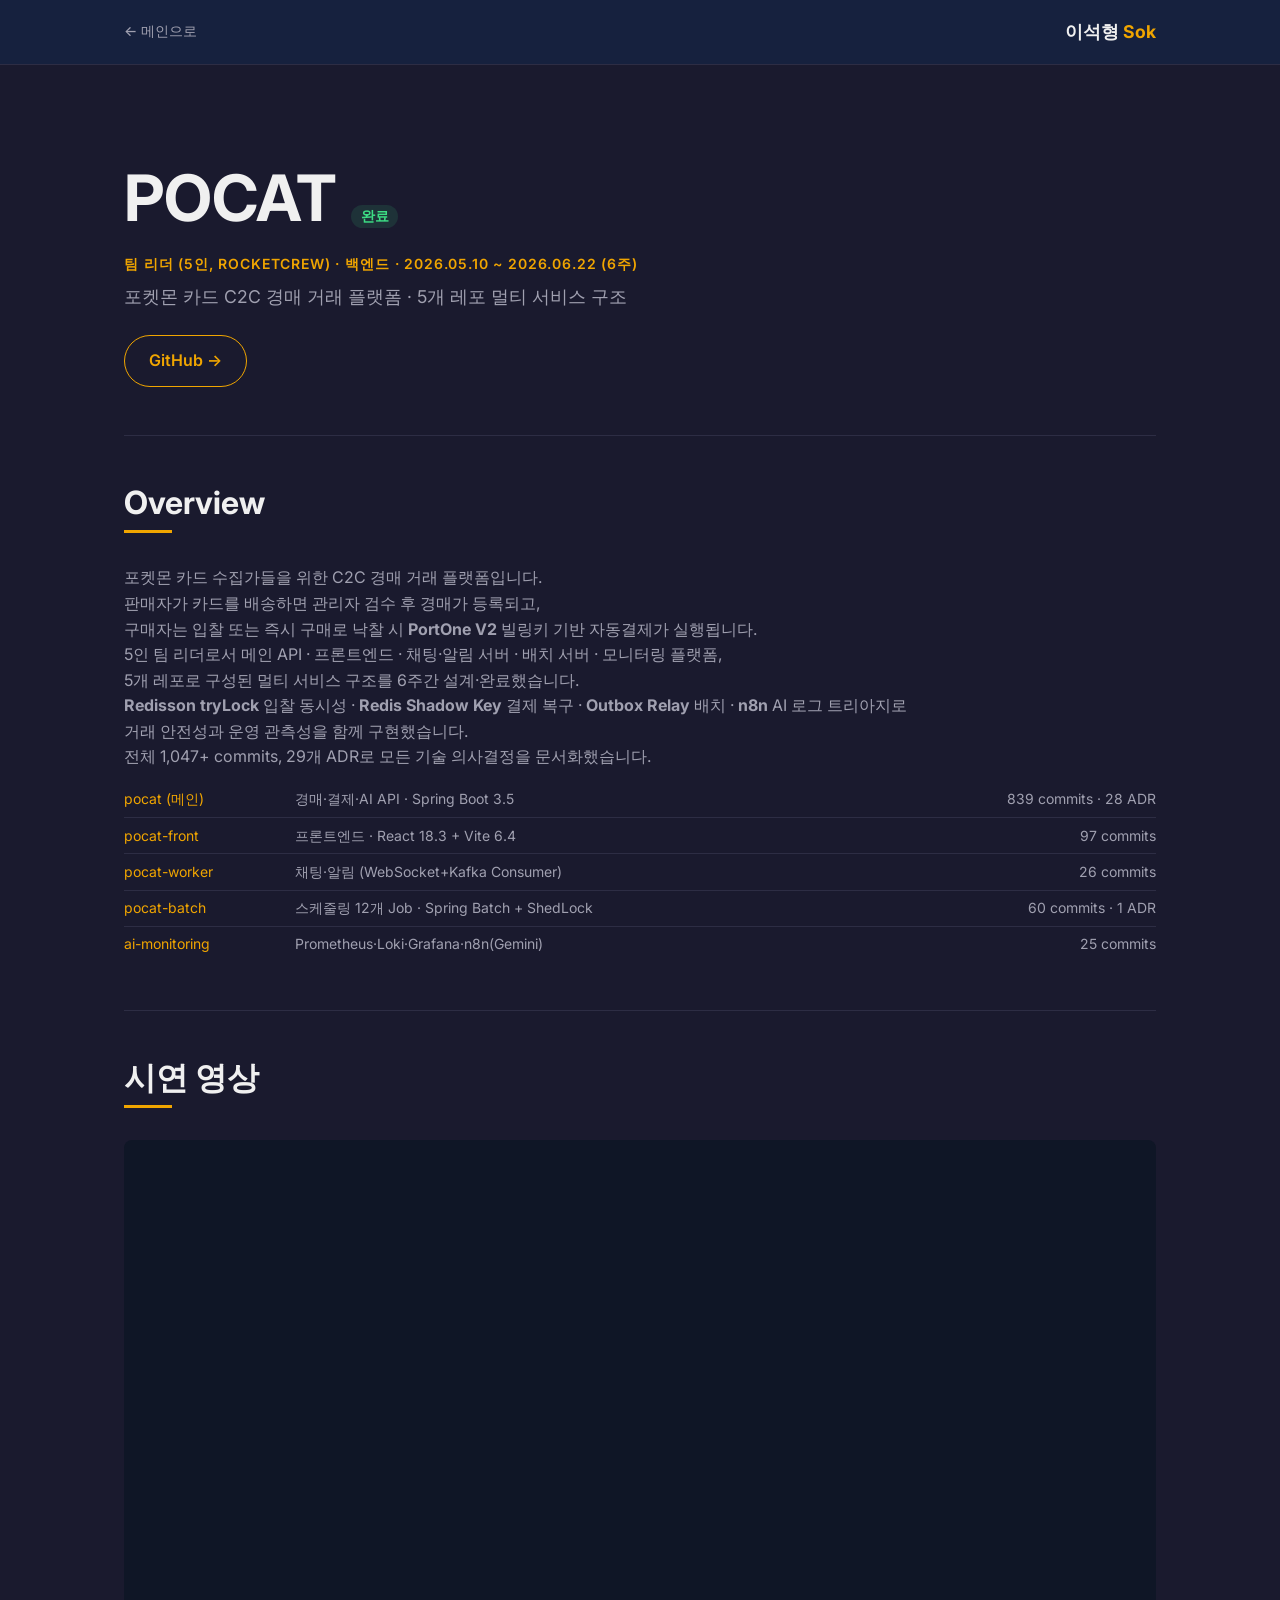
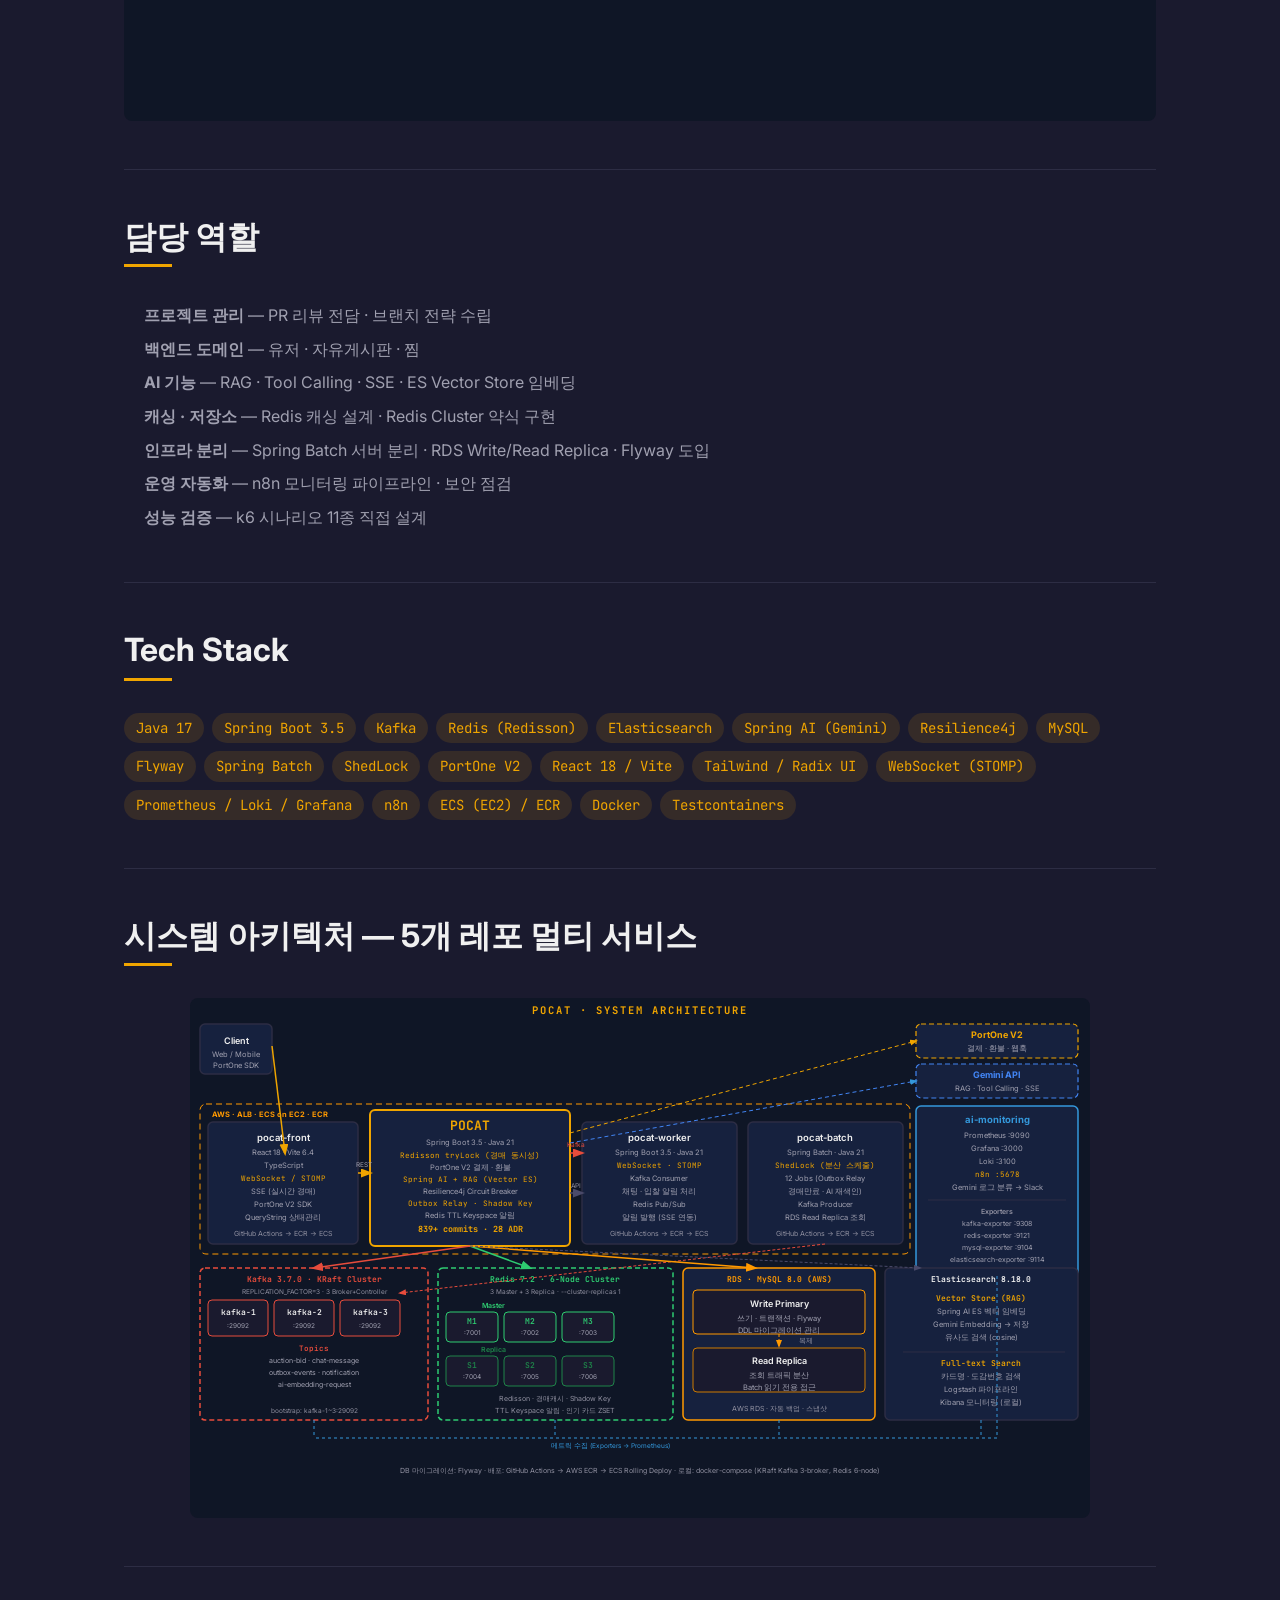
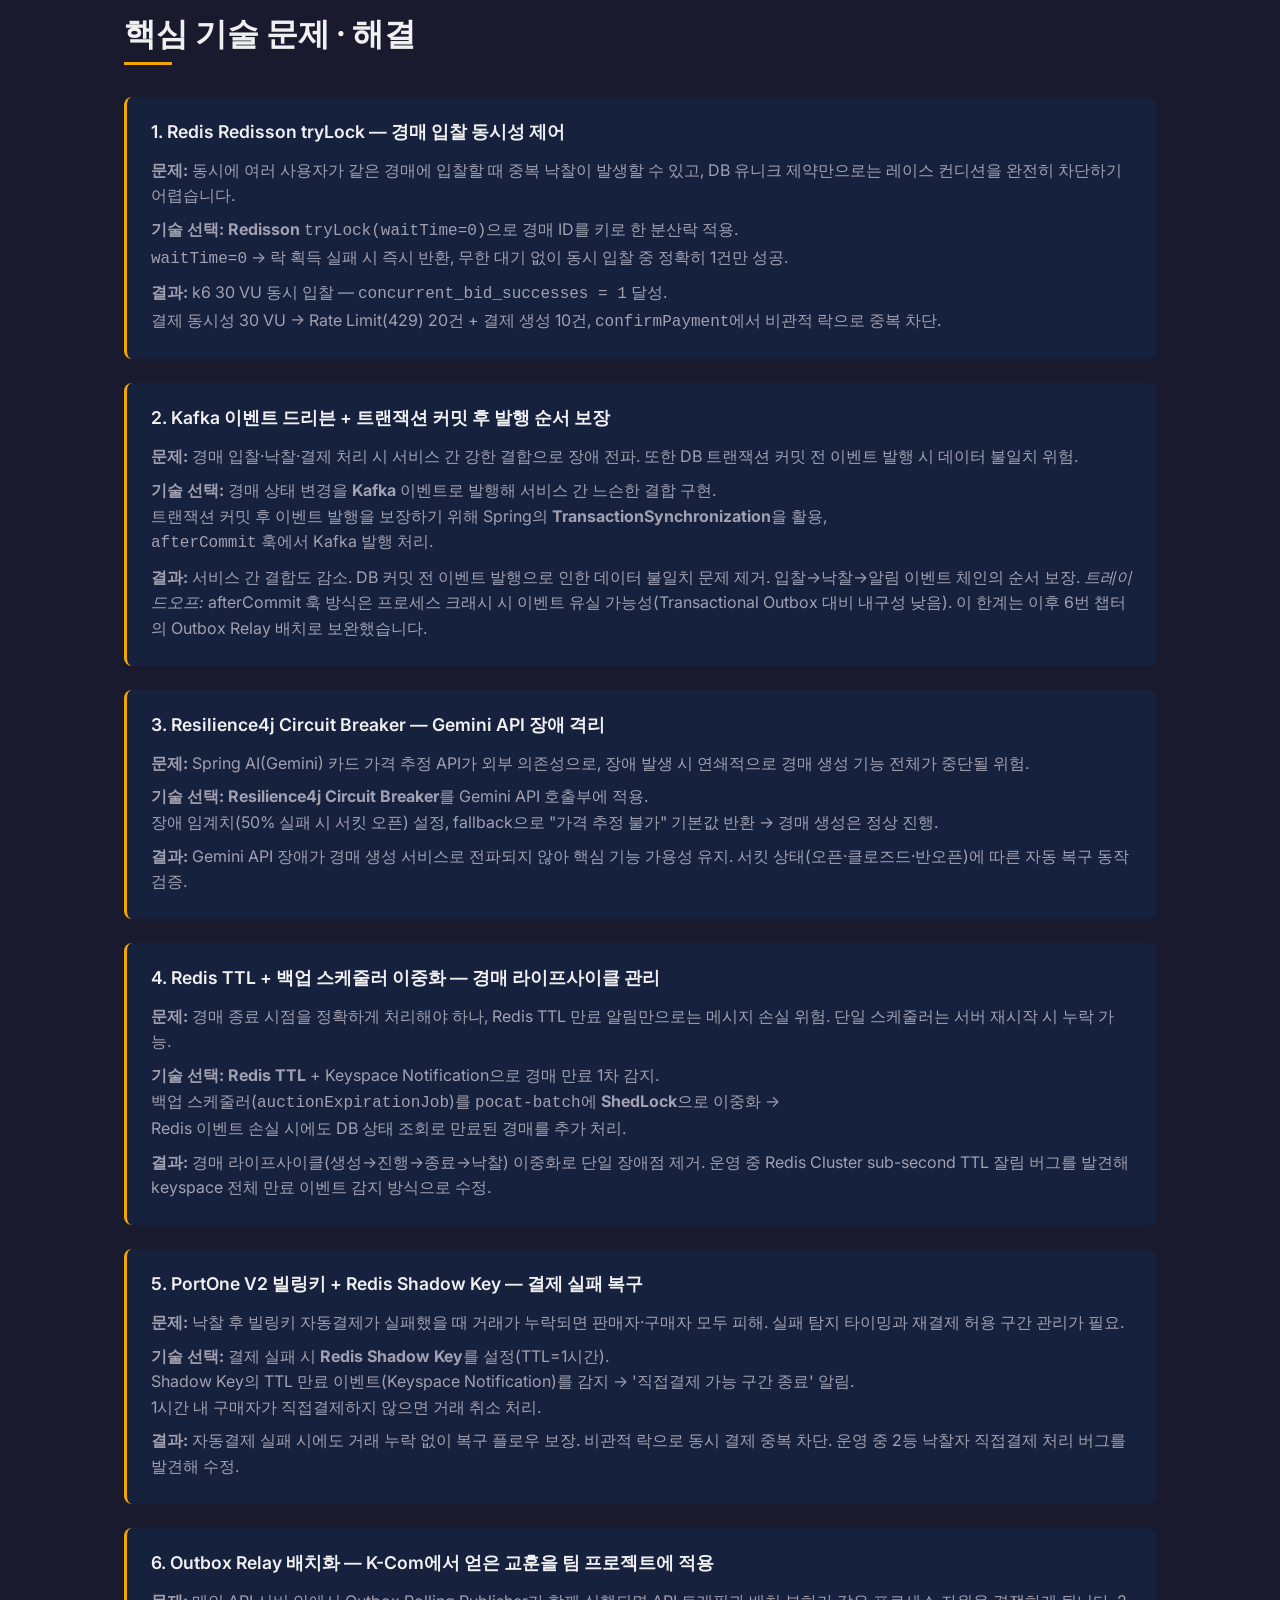
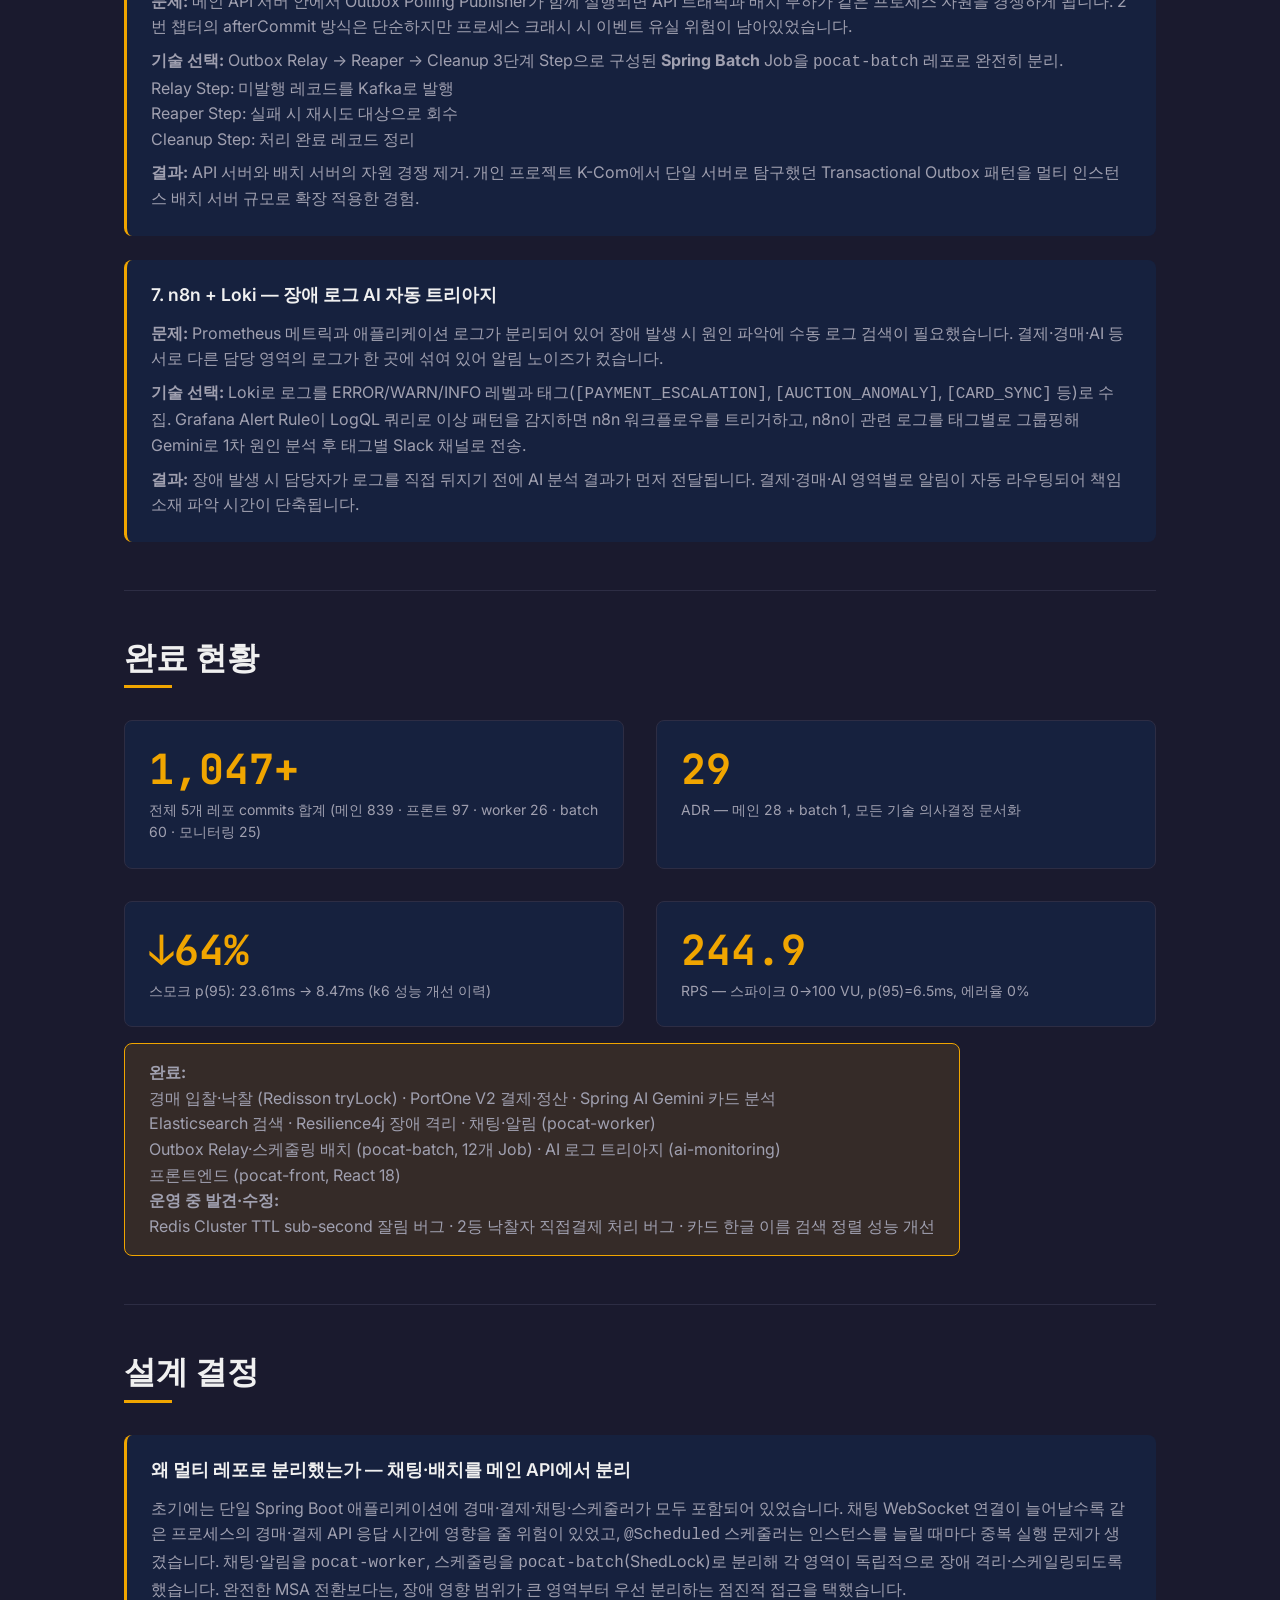
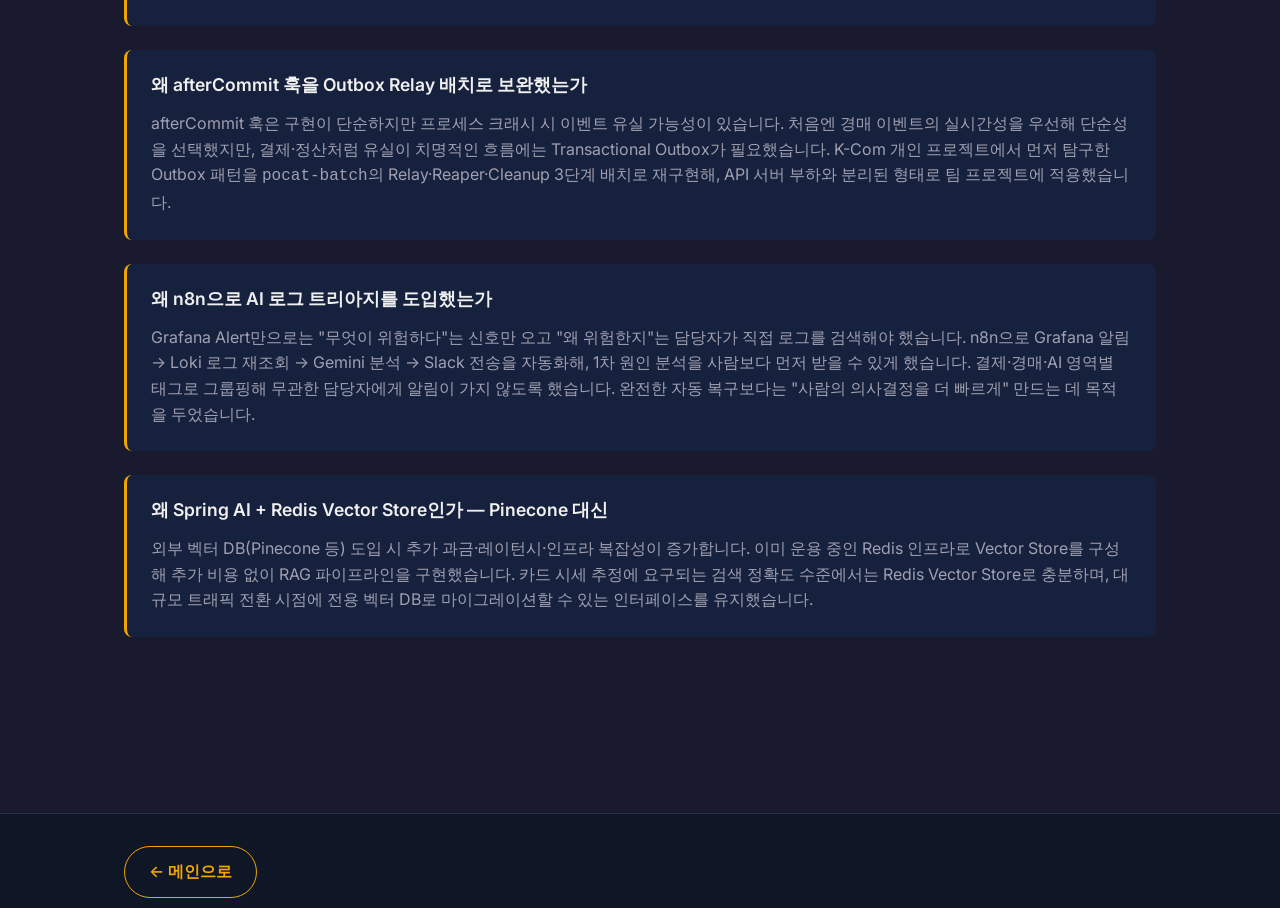
<file: projects/pocat.html>
<!doctype html>
<html lang="ko">
<head>
  <meta charset="utf-8">
  <meta name="viewport" content="width=device-width, initial-scale=1">
  <meta name="description" content="POCAT — 포켓몬 카드 C2C 경매 거래 플랫폼. 5개 레포 멀티 서비스 구조, Redisson tryLock 입찰 동시성, PortOne V2 자동결제, Kafka 이벤트 드리븐, n8n AI 로그 트리아지 상세 기술 설명">
  <meta property="og:title" content="POCAT | 이석형 (Sok) Portfolio">
  <meta property="og:description" content="5개 레포 멀티 서비스 구조로 완성한 포켓몬 카드 C2C 경매 거래 플랫폼 — Redisson·Kafka·PortOne V2·n8n AI 모니터링">
  <title>POCAT — 이석형 (Sok)</title>
  <link rel="preconnect" href="https://fonts.googleapis.com">
  <link rel="preconnect" href="https://fonts.gstatic.com" crossorigin>
  <link href="https://fonts.googleapis.com/css2?family=Inter:wght@400;500;600;700&family=JetBrains+Mono:wght@500;700&display=swap" rel="stylesheet">
  <link rel="stylesheet" href="../style.css">
</head>
<body>

  <header class="nav nav--detail" id="nav">
    <div class="container nav__inner">
      <a class="nav__link nav__back" href="../index.html">← 메인으로</a>
      <a class="nav__brand" href="../index.html">이석형 <span>Sok</span></a>
    </div>
  </header>

  <main class="detail">
    <div class="container">

      <!-- 헤더 -->
      <section class="detail__header reveal">
        <h1>POCAT <span class="badge badge--done">완료</span></h1>
        <p class="detail__role">팀 리더 (5인, rocketcrew) · 백엔드 · 2026.05.10 ~ 2026.06.22 (6주)</p>
        <p class="detail__desc">포켓몬 카드 C2C 경매 거래 플랫폼 · 5개 레포 멀티 서비스 구조</p>
        <a class="btn btn--ghost" href="https://github.com/POCAT-sparta/pocat" target="_blank" rel="noopener">GitHub →</a>
      </section>

      <!-- Overview -->
      <section class="detail__block reveal" aria-labelledby="pocat-overview">
        <h2 id="pocat-overview" class="section-title">Overview</h2>
        <p>
          포켓몬 카드 수집가들을 위한 C2C 경매 거래 플랫폼입니다.<br>
          판매자가 카드를 배송하면 관리자 검수 후 경매가 등록되고,<br>
          구매자는 입찰 또는 즉시 구매로 낙찰 시 <strong>PortOne V2</strong> 빌링키 기반 자동결제가 실행됩니다.
        </p>
        <p>
          5인 팀 리더로서 메인 API · 프론트엔드 · 채팅·알림 서버 · 배치 서버 · 모니터링 플랫폼,<br>
          5개 레포로 구성된 멀티 서비스 구조를 6주간 설계·완료했습니다.
        </p>
        <p>
          <strong>Redisson tryLock</strong> 입찰 동시성 · <strong>Redis Shadow Key</strong> 결제 복구 ·
          <strong>Outbox Relay</strong> 배치 · <strong>n8n</strong> AI 로그 트리아지로<br>
          거래 안전성과 운영 관측성을 함께 구현했습니다.<br>
          전체 1,047+ commits, 29개 ADR로 모든 기술 의사결정을 문서화했습니다.
        </p>
        <table style="margin-top:0.75rem;width:100%;font-size:var(--fs-small);border-collapse:collapse;">
          <tbody>
            <tr style="border-bottom:1px solid var(--border);">
              <td style="padding:0.4rem 0;"><a href="https://github.com/POCAT-sparta/pocat" target="_blank" rel="noopener">pocat (메인)</a></td>
              <td style="padding:0.4rem 0;color:var(--text-secondary);">경매·결제·AI API · Spring Boot 3.5</td>
              <td style="padding:0.4rem 0;color:var(--text-secondary);text-align:right;">839 commits · 28 ADR</td>
            </tr>
            <tr style="border-bottom:1px solid var(--border);">
              <td style="padding:0.4rem 0;"><a href="https://github.com/POCAT-sparta/pocat-front" target="_blank" rel="noopener">pocat-front</a></td>
              <td style="padding:0.4rem 0;color:var(--text-secondary);">프론트엔드 · React 18.3 + Vite 6.4</td>
              <td style="padding:0.4rem 0;color:var(--text-secondary);text-align:right;">97 commits</td>
            </tr>
            <tr style="border-bottom:1px solid var(--border);">
              <td style="padding:0.4rem 0;"><a href="https://github.com/POCAT-sparta/pocat-worker" target="_blank" rel="noopener">pocat-worker</a></td>
              <td style="padding:0.4rem 0;color:var(--text-secondary);">채팅·알림 (WebSocket+Kafka Consumer)</td>
              <td style="padding:0.4rem 0;color:var(--text-secondary);text-align:right;">26 commits</td>
            </tr>
            <tr style="border-bottom:1px solid var(--border);">
              <td style="padding:0.4rem 0;"><a href="https://github.com/POCAT-sparta/pocat-batch" target="_blank" rel="noopener">pocat-batch</a></td>
              <td style="padding:0.4rem 0;color:var(--text-secondary);">스케줄링 12개 Job · Spring Batch + ShedLock</td>
              <td style="padding:0.4rem 0;color:var(--text-secondary);text-align:right;">60 commits · 1 ADR</td>
            </tr>
            <tr>
              <td style="padding:0.4rem 0;"><a href="https://github.com/POCAT-sparta/pocat-monitoring" target="_blank" rel="noopener">ai-monitoring</a></td>
              <td style="padding:0.4rem 0;color:var(--text-secondary);">Prometheus·Loki·Grafana·n8n(Gemini)</td>
              <td style="padding:0.4rem 0;color:var(--text-secondary);text-align:right;">25 commits</td>
            </tr>
          </tbody>
        </table>
      </section>

      <!-- 시연 영상 -->
      <section class="detail__block reveal" aria-labelledby="pocat-demo">
        <h2 id="pocat-demo" class="section-title">시연 영상</h2>
        <div style="position:relative;padding-bottom:56.25%;height:0;overflow:hidden;border-radius:8px;background:#0f1626;">
          <iframe
            style="position:absolute;top:0;left:0;width:100%;height:100%;border:0;"
            src="https://www.youtube.com/embed/5SAFw4muVEw"
            allow="accelerometer; autoplay; clipboard-write; encrypted-media; gyroscope; picture-in-picture"
            allowfullscreen
            loading="lazy"
            title="POCAT 시연 영상"></iframe>
        </div>
      </section>

      <!-- 담당 역할 -->
      <section class="detail__block reveal" aria-labelledby="pocat-role">
        <h2 id="pocat-role" class="section-title">담당 역할</h2>
        <ul style="margin:0;padding-left:1.25rem;line-height:2.1;color:var(--text-secondary);">
          <li><strong>프로젝트 관리</strong> — PR 리뷰 전담 · 브랜치 전략 수립</li>
          <li><strong>백엔드 도메인</strong> — 유저 · 자유게시판 · 찜</li>
          <li><strong>AI 기능</strong> — RAG · Tool Calling · SSE · ES Vector Store 임베딩</li>
          <li><strong>캐싱 · 저장소</strong> — Redis 캐싱 설계 · Redis Cluster 약식 구현</li>
          <li><strong>인프라 분리</strong> — Spring Batch 서버 분리 · RDS Write/Read Replica · Flyway 도입</li>
          <li><strong>운영 자동화</strong> — n8n 모니터링 파이프라인 · 보안 점검</li>
          <li><strong>성능 검증</strong> — k6 시나리오 11종 직접 설계</li>
        </ul>
      </section>

      <!-- Tech Stack -->
      <section class="detail__block reveal" aria-labelledby="pocat-stack">
        <h2 id="pocat-stack" class="section-title">Tech Stack</h2>
        <div class="tag-list">
          <span class="tag">Java 17</span>
          <span class="tag">Spring Boot 3.5</span>
          <span class="tag">Kafka</span>
          <span class="tag">Redis (Redisson)</span>
          <span class="tag">Elasticsearch</span>
          <span class="tag">Spring AI (Gemini)</span>
          <span class="tag">Resilience4j</span>
          <span class="tag">MySQL</span>
          <span class="tag">Flyway</span>
          <span class="tag">Spring Batch</span>
          <span class="tag">ShedLock</span>
          <span class="tag">PortOne V2</span>
          <span class="tag">React 18 / Vite</span>
          <span class="tag">Tailwind / Radix UI</span>
          <span class="tag">WebSocket (STOMP)</span>
          <span class="tag">Prometheus / Loki / Grafana</span>
          <span class="tag">n8n</span>
          <span class="tag">ECS (EC2) / ECR</span>
          <span class="tag">Docker</span>
          <span class="tag">Testcontainers</span>
        </div>
      </section>

      <!-- 아키텍처 -->
      <section class="detail__block reveal" aria-labelledby="pocat-arch">
        <h2 id="pocat-arch" class="section-title">시스템 아키텍처 — 5개 레포 멀티 서비스</h2>
          <svg viewBox="0 0 900 520" xmlns="http://www.w3.org/2000/svg" style="width:100%;max-width:900px;display:block;margin:0 auto;" role="img" aria-label="POCAT 시스템 아키텍처 다이어그램">
            <defs>
              <marker id="pc-arr" markerWidth="8" markerHeight="8" refX="6" refY="3" orient="auto"><path d="M0,0 L0,6 L8,3 z" fill="#f0a500"/></marker>
              <marker id="pc-arr-g" markerWidth="8" markerHeight="8" refX="6" refY="3" orient="auto"><path d="M0,0 L0,6 L8,3 z" fill="#4a4a6a"/></marker>
              <marker id="pc-arr-r" markerWidth="8" markerHeight="8" refX="6" refY="3" orient="auto"><path d="M0,0 L0,6 L8,3 z" fill="#e74c3c"/></marker>
              <marker id="pc-arr-gr" markerWidth="8" markerHeight="8" refX="6" refY="3" orient="auto"><path d="M0,0 L0,6 L8,3 z" fill="#2ecc71"/></marker>
              <marker id="pc-arr-b" markerWidth="8" markerHeight="8" refX="6" refY="3" orient="auto"><path d="M0,0 L0,6 L8,3 z" fill="#3498db"/></marker>
              <marker id="pc-arr-o" markerWidth="8" markerHeight="8" refX="6" refY="3" orient="auto"><path d="M0,0 L0,6 L8,3 z" fill="#ff9900"/></marker>
            </defs>
            <rect width="900" height="520" fill="#0f1626" rx="8"/>
            <text x="450" y="16" text-anchor="middle" fill="#f0a500" font-size="10.5" font-weight="700" font-family="JetBrains Mono,monospace" letter-spacing="2">POCAT · SYSTEM ARCHITECTURE</text>
            <rect x="10" y="26" width="72" height="50" rx="5" fill="#16213e" stroke="#2d2d44" stroke-width="1.5"/>
            <text x="46" y="46" text-anchor="middle" fill="#f0f0f0" font-size="9" font-weight="600" font-family="Inter,sans-serif">Client</text>
            <text x="46" y="59" text-anchor="middle" fill="#a0a0b0" font-size="7.5" font-family="Inter,sans-serif">Web / Mobile</text>
            <text x="46" y="70" text-anchor="middle" fill="#a0a0b0" font-size="7.5" font-family="Inter,sans-serif">PortOne SDK</text>
            <rect x="726" y="26" width="162" height="34" rx="5" fill="#16213e" stroke="#f0a500" stroke-width="1.2" stroke-dasharray="5,3"/>
            <text x="807" y="40" text-anchor="middle" fill="#f0a500" font-size="9" font-weight="700" font-family="Inter,sans-serif">PortOne V2</text>
            <text x="807" y="53" text-anchor="middle" fill="#a0a0b0" font-size="7.5" font-family="Inter,sans-serif">결제 · 환불 · 웹훅</text>
            <rect x="726" y="66" width="162" height="34" rx="5" fill="#16213e" stroke="#4285f4" stroke-width="1.2" stroke-dasharray="5,3"/>
            <text x="807" y="80" text-anchor="middle" fill="#4285f4" font-size="9" font-weight="700" font-family="Inter,sans-serif">Gemini API</text>
            <text x="807" y="93" text-anchor="middle" fill="#a0a0b0" font-size="7.5" font-family="Inter,sans-serif">RAG · Tool Calling · SSE</text>
            <rect x="10" y="106" width="710" height="150" rx="6" fill="none" stroke="#ff9900" stroke-width="1" stroke-dasharray="6,4"/>
            <text x="22" y="119" fill="#ff9900" font-size="7.5" font-weight="700" font-family="Inter,sans-serif">AWS · ALB · ECS on EC2 · ECR</text>
            <rect x="18" y="124" width="150" height="122" rx="5" fill="#16213e" stroke="#2d2d44" stroke-width="1.5"/>
            <text x="93" y="143" text-anchor="middle" fill="#f0f0f0" font-size="9.5" font-weight="600" font-family="Inter,sans-serif">pocat-front</text>
            <text x="93" y="157" text-anchor="middle" fill="#a0a0b0" font-size="7.5" font-family="Inter,sans-serif">React 18 · Vite 6.4</text>
            <text x="93" y="170" text-anchor="middle" fill="#a0a0b0" font-size="7.5" font-family="Inter,sans-serif">TypeScript</text>
            <text x="93" y="183" text-anchor="middle" fill="#f0a500" font-size="7.5" font-family="JetBrains Mono,monospace">WebSocket / STOMP</text>
            <text x="93" y="196" text-anchor="middle" fill="#a0a0b0" font-size="7.5" font-family="Inter,sans-serif">SSE (실시간 경매)</text>
            <text x="93" y="209" text-anchor="middle" fill="#a0a0b0" font-size="7.5" font-family="Inter,sans-serif">PortOne V2 SDK</text>
            <text x="93" y="222" text-anchor="middle" fill="#a0a0b0" font-size="7.5" font-family="Inter,sans-serif">QueryString 상태관리</text>
            <text x="93" y="238" text-anchor="middle" fill="#9090a0" font-size="7" font-family="Inter,sans-serif">GitHub Actions → ECR → ECS</text>
            <rect x="180" y="112" width="200" height="136" rx="5" fill="#16213e" stroke="#f0a500" stroke-width="2"/>
            <text x="280" y="132" text-anchor="middle" fill="#f0a500" font-size="13" font-weight="700" font-family="JetBrains Mono,monospace">POCAT</text>
            <text x="280" y="147" text-anchor="middle" fill="#a0a0b0" font-size="7.5" font-family="Inter,sans-serif">Spring Boot 3.5 · Java 21</text>
            <text x="280" y="160" text-anchor="middle" fill="#f0a500" font-size="7.5" font-family="JetBrains Mono,monospace">Redisson tryLock (경매 동시성)</text>
            <text x="280" y="172" text-anchor="middle" fill="#a0a0b0" font-size="7.5" font-family="Inter,sans-serif">PortOne V2 결제 · 환불</text>
            <text x="280" y="184" text-anchor="middle" fill="#f0a500" font-size="7.5" font-family="JetBrains Mono,monospace">Spring AI + RAG (Vector ES)</text>
            <text x="280" y="196" text-anchor="middle" fill="#a0a0b0" font-size="7.5" font-family="Inter,sans-serif">Resilience4j Circuit Breaker</text>
            <text x="280" y="208" text-anchor="middle" fill="#f0a500" font-size="7.5" font-family="JetBrains Mono,monospace">Outbox Relay · Shadow Key</text>
            <text x="280" y="220" text-anchor="middle" fill="#a0a0b0" font-size="7.5" font-family="Inter,sans-serif">Redis TTL Keyspace 알림</text>
            <text x="280" y="234" text-anchor="middle" fill="#f0a500" font-size="8.5" font-weight="700" font-family="JetBrains Mono,monospace">839+ commits · 28 ADR</text>
            <rect x="392" y="124" width="155" height="122" rx="5" fill="#16213e" stroke="#2d2d44" stroke-width="1.5"/>
            <text x="469" y="143" text-anchor="middle" fill="#f0f0f0" font-size="9.5" font-weight="600" font-family="Inter,sans-serif">pocat-worker</text>
            <text x="469" y="157" text-anchor="middle" fill="#a0a0b0" font-size="7.5" font-family="Inter,sans-serif">Spring Boot 3.5 · Java 21</text>
            <text x="469" y="170" text-anchor="middle" fill="#f0a500" font-size="7.5" font-family="JetBrains Mono,monospace">WebSocket · STOMP</text>
            <text x="469" y="183" text-anchor="middle" fill="#a0a0b0" font-size="7.5" font-family="Inter,sans-serif">Kafka Consumer</text>
            <text x="469" y="196" text-anchor="middle" fill="#a0a0b0" font-size="7.5" font-family="Inter,sans-serif">채팅 · 입찰 알림 처리</text>
            <text x="469" y="209" text-anchor="middle" fill="#a0a0b0" font-size="7.5" font-family="Inter,sans-serif">Redis Pub/Sub</text>
            <text x="469" y="222" text-anchor="middle" fill="#a0a0b0" font-size="7.5" font-family="Inter,sans-serif">알림 발행 (SSE 연동)</text>
            <text x="469" y="238" text-anchor="middle" fill="#9090a0" font-size="7" font-family="Inter,sans-serif">GitHub Actions → ECR → ECS</text>
            <rect x="558" y="124" width="155" height="122" rx="5" fill="#16213e" stroke="#2d2d44" stroke-width="1.5"/>
            <text x="635" y="143" text-anchor="middle" fill="#f0f0f0" font-size="9.5" font-weight="600" font-family="Inter,sans-serif">pocat-batch</text>
            <text x="635" y="157" text-anchor="middle" fill="#a0a0b0" font-size="7.5" font-family="Inter,sans-serif">Spring Batch · Java 21</text>
            <text x="635" y="170" text-anchor="middle" fill="#f0a500" font-size="7.5" font-family="JetBrains Mono,monospace">ShedLock (분산 스케줄)</text>
            <text x="635" y="183" text-anchor="middle" fill="#a0a0b0" font-size="7.5" font-family="Inter,sans-serif">12 Jobs (Outbox Relay</text>
            <text x="635" y="196" text-anchor="middle" fill="#a0a0b0" font-size="7.5" font-family="Inter,sans-serif">경매만료 · AI 재색인)</text>
            <text x="635" y="209" text-anchor="middle" fill="#a0a0b0" font-size="7.5" font-family="Inter,sans-serif">Kafka Producer</text>
            <text x="635" y="222" text-anchor="middle" fill="#a0a0b0" font-size="7.5" font-family="Inter,sans-serif">RDS Read Replica 조회</text>
            <text x="635" y="238" text-anchor="middle" fill="#9090a0" font-size="7" font-family="Inter,sans-serif">GitHub Actions → ECR → ECS</text>
            <rect x="726" y="108" width="162" height="170" rx="5" fill="#16213e" stroke="#3498db" stroke-width="1.5"/>
            <text x="807" y="125" text-anchor="middle" fill="#3498db" font-size="9.5" font-weight="700" font-family="Inter,sans-serif">ai-monitoring</text>
            <text x="807" y="140" text-anchor="middle" fill="#a0a0b0" font-size="7.5" font-family="Inter,sans-serif">Prometheus :9090</text>
            <text x="807" y="153" text-anchor="middle" fill="#a0a0b0" font-size="7.5" font-family="Inter,sans-serif">Grafana :3000</text>
            <text x="807" y="166" text-anchor="middle" fill="#a0a0b0" font-size="7.5" font-family="Inter,sans-serif">Loki :3100</text>
            <text x="807" y="179" text-anchor="middle" fill="#f0a500" font-size="7.5" font-family="JetBrains Mono,monospace">n8n :5678</text>
            <text x="807" y="192" text-anchor="middle" fill="#a0a0b0" font-size="7.5" font-family="Inter,sans-serif">Gemini 로그 분류 → Slack</text>
            <line x1="738" y1="202" x2="876" y2="202" stroke="#2d2d44" stroke-width="1"/>
            <text x="807" y="216" text-anchor="middle" fill="#9090a0" font-size="7" font-weight="600" font-family="Inter,sans-serif">Exporters</text>
            <text x="807" y="228" text-anchor="middle" fill="#a0a0b0" font-size="7" font-family="Inter,sans-serif">kafka-exporter :9308</text>
            <text x="807" y="240" text-anchor="middle" fill="#a0a0b0" font-size="7" font-family="Inter,sans-serif">redis-exporter :9121</text>
            <text x="807" y="252" text-anchor="middle" fill="#a0a0b0" font-size="7" font-family="Inter,sans-serif">mysql-exporter :9104</text>
            <text x="807" y="264" text-anchor="middle" fill="#a0a0b0" font-size="7" font-family="Inter,sans-serif">elasticsearch-exporter :9114</text>
            <rect x="10" y="270" width="228" height="152" rx="5" fill="none" stroke="#e74c3c" stroke-width="1.5" stroke-dasharray="5,3"/>
            <text x="124" y="284" text-anchor="middle" fill="#e74c3c" font-size="8" font-weight="700" font-family="JetBrains Mono,monospace">Kafka 3.7.0 · KRaft Cluster</text>
            <text x="124" y="296" text-anchor="middle" fill="#9090a0" font-size="6.5" font-family="Inter,sans-serif">REPLICATION_FACTOR=3 · 3 Broker+Controller</text>
            <rect x="18" y="302" width="60" height="36" rx="4" fill="#1a1a2e" stroke="#e74c3c" stroke-width="1"/>
            <text x="48" y="317" text-anchor="middle" fill="#f0f0f0" font-size="8" font-weight="600" font-family="JetBrains Mono,monospace">kafka-1</text>
            <text x="48" y="330" text-anchor="middle" fill="#a0a0b0" font-size="6.5" font-family="Inter,sans-serif">:29092</text>
            <rect x="84" y="302" width="60" height="36" rx="4" fill="#1a1a2e" stroke="#e74c3c" stroke-width="1"/>
            <text x="114" y="317" text-anchor="middle" fill="#f0f0f0" font-size="8" font-weight="600" font-family="JetBrains Mono,monospace">kafka-2</text>
            <text x="114" y="330" text-anchor="middle" fill="#a0a0b0" font-size="6.5" font-family="Inter,sans-serif">:29092</text>
            <rect x="150" y="302" width="60" height="36" rx="4" fill="#1a1a2e" stroke="#e74c3c" stroke-width="1"/>
            <text x="180" y="317" text-anchor="middle" fill="#f0f0f0" font-size="8" font-weight="600" font-family="JetBrains Mono,monospace">kafka-3</text>
            <text x="180" y="330" text-anchor="middle" fill="#a0a0b0" font-size="6.5" font-family="Inter,sans-serif">:29092</text>
            <text x="124" y="353" text-anchor="middle" fill="#e74c3c" font-size="7.5" font-weight="600" font-family="JetBrains Mono,monospace">Topics</text>
            <text x="124" y="365" text-anchor="middle" fill="#a0a0b0" font-size="7" font-family="Inter,sans-serif">auction-bid · chat-message</text>
            <text x="124" y="377" text-anchor="middle" fill="#a0a0b0" font-size="7" font-family="Inter,sans-serif">outbox-events · notification</text>
            <text x="124" y="389" text-anchor="middle" fill="#a0a0b0" font-size="7" font-family="Inter,sans-serif">ai-embedding-request</text>
            <text x="124" y="415" text-anchor="middle" fill="#9090a0" font-size="6.5" font-family="Inter,sans-serif">bootstrap: kafka-1~3:29092</text>
            <rect x="248" y="270" width="235" height="152" rx="5" fill="none" stroke="#2ecc71" stroke-width="1.5" stroke-dasharray="5,3"/>
            <text x="365" y="284" text-anchor="middle" fill="#2ecc71" font-size="8" font-weight="700" font-family="JetBrains Mono,monospace">Redis 7.2 · 6-Node Cluster</text>
            <text x="365" y="296" text-anchor="middle" fill="#9090a0" font-size="6.5" font-family="Inter,sans-serif">3 Master + 3 Replica · --cluster-replicas 1</text>
            <text x="303" y="310" text-anchor="middle" fill="#2ecc71" font-size="7" font-weight="600" font-family="Inter,sans-serif">Master</text>
            <rect x="256" y="314" width="52" height="30" rx="4" fill="#1a1a2e" stroke="#2ecc71" stroke-width="1"/>
            <text x="282" y="326" text-anchor="middle" fill="#2ecc71" font-size="8" font-weight="600" font-family="JetBrains Mono,monospace">M1</text>
            <text x="282" y="337" text-anchor="middle" fill="#a0a0b0" font-size="6.5" font-family="Inter,sans-serif">:7001</text>
            <rect x="314" y="314" width="52" height="30" rx="4" fill="#1a1a2e" stroke="#2ecc71" stroke-width="1"/>
            <text x="340" y="326" text-anchor="middle" fill="#2ecc71" font-size="8" font-weight="600" font-family="JetBrains Mono,monospace">M2</text>
            <text x="340" y="337" text-anchor="middle" fill="#a0a0b0" font-size="6.5" font-family="Inter,sans-serif">:7002</text>
            <rect x="372" y="314" width="52" height="30" rx="4" fill="#1a1a2e" stroke="#2ecc71" stroke-width="1"/>
            <text x="398" y="326" text-anchor="middle" fill="#2ecc71" font-size="8" font-weight="600" font-family="JetBrains Mono,monospace">M3</text>
            <text x="398" y="337" text-anchor="middle" fill="#a0a0b0" font-size="6.5" font-family="Inter,sans-serif">:7003</text>
            <text x="303" y="354" text-anchor="middle" fill="#1e8449" font-size="7" font-weight="600" font-family="Inter,sans-serif">Replica</text>
            <rect x="256" y="358" width="52" height="30" rx="4" fill="#1a1a2e" stroke="#1e8449" stroke-width="1"/>
            <text x="282" y="370" text-anchor="middle" fill="#1e8449" font-size="8" font-weight="600" font-family="JetBrains Mono,monospace">S1</text>
            <text x="282" y="381" text-anchor="middle" fill="#a0a0b0" font-size="6.5" font-family="Inter,sans-serif">:7004</text>
            <rect x="314" y="358" width="52" height="30" rx="4" fill="#1a1a2e" stroke="#1e8449" stroke-width="1"/>
            <text x="340" y="370" text-anchor="middle" fill="#1e8449" font-size="8" font-weight="600" font-family="JetBrains Mono,monospace">S2</text>
            <text x="340" y="381" text-anchor="middle" fill="#a0a0b0" font-size="6.5" font-family="Inter,sans-serif">:7005</text>
            <rect x="372" y="358" width="52" height="30" rx="4" fill="#1a1a2e" stroke="#1e8449" stroke-width="1"/>
            <text x="398" y="370" text-anchor="middle" fill="#1e8449" font-size="8" font-weight="600" font-family="JetBrains Mono,monospace">S3</text>
            <text x="398" y="381" text-anchor="middle" fill="#a0a0b0" font-size="6.5" font-family="Inter,sans-serif">:7006</text>
            <text x="365" y="403" text-anchor="middle" fill="#9090a0" font-size="7" font-family="Inter,sans-serif">Redisson · 경매캐시 · Shadow Key</text>
            <text x="365" y="415" text-anchor="middle" fill="#9090a0" font-size="7" font-family="Inter,sans-serif">TTL Keyspace 알림 · 인기 카드 ZSET</text>
            <rect x="493" y="270" width="192" height="152" rx="5" fill="#16213e" stroke="#ff9900" stroke-width="1.5"/>
            <text x="589" y="284" text-anchor="middle" fill="#ff9900" font-size="8" font-weight="700" font-family="JetBrains Mono,monospace">RDS · MySQL 8.0 (AWS)</text>
            <rect x="503" y="292" width="172" height="44" rx="4" fill="#1a1a2e" stroke="#ff9900" stroke-width="1"/>
            <text x="589" y="309" text-anchor="middle" fill="#f0f0f0" font-size="9" font-weight="600" font-family="Inter,sans-serif">Write Primary</text>
            <text x="589" y="323" text-anchor="middle" fill="#a0a0b0" font-size="7.5" font-family="Inter,sans-serif">쓰기 · 트랜잭션 · Flyway</text>
            <text x="589" y="335" text-anchor="middle" fill="#a0a0b0" font-size="7.5" font-family="Inter,sans-serif">DDL 마이그레이션 관리</text>
            <line x1="589" y1="336" x2="589" y2="348" stroke="#ff9900" stroke-width="1" stroke-dasharray="3,2" marker-end="url(#pc-arr-o)"/>
            <text x="609" y="345" fill="#9090a0" font-size="6.5" font-family="Inter,sans-serif">복제</text>
            <rect x="503" y="350" width="172" height="44" rx="4" fill="#1a1a2e" stroke="#cc7a00" stroke-width="1"/>
            <text x="589" y="366" text-anchor="middle" fill="#f0f0f0" font-size="9" font-weight="600" font-family="Inter,sans-serif">Read Replica</text>
            <text x="589" y="380" text-anchor="middle" fill="#a0a0b0" font-size="7.5" font-family="Inter,sans-serif">조회 트래픽 분산</text>
            <text x="589" y="392" text-anchor="middle" fill="#a0a0b0" font-size="7.5" font-family="Inter,sans-serif">Batch 읽기 전용 접근</text>
            <text x="589" y="413" text-anchor="middle" fill="#9090a0" font-size="7" font-family="Inter,sans-serif">AWS RDS · 자동 백업 · 스냅샷</text>
            <rect x="695" y="270" width="193" height="152" rx="5" fill="#16213e" stroke="#2d2d44" stroke-width="1.5"/>
            <text x="791" y="284" text-anchor="middle" fill="#f0f0f0" font-size="8" font-weight="700" font-family="JetBrains Mono,monospace">Elasticsearch 8.18.0</text>
            <text x="791" y="303" text-anchor="middle" fill="#f0a500" font-size="8" font-weight="600" font-family="JetBrains Mono,monospace">Vector Store (RAG)</text>
            <text x="791" y="316" text-anchor="middle" fill="#a0a0b0" font-size="7.5" font-family="Inter,sans-serif">Spring AI ES 벡터 임베딩</text>
            <text x="791" y="329" text-anchor="middle" fill="#a0a0b0" font-size="7.5" font-family="Inter,sans-serif">Gemini Embedding → 저장</text>
            <text x="791" y="342" text-anchor="middle" fill="#a0a0b0" font-size="7.5" font-family="Inter,sans-serif">유사도 검색 (cosine)</text>
            <line x1="713" y1="354" x2="875" y2="354" stroke="#2d2d44" stroke-width="1"/>
            <text x="791" y="368" text-anchor="middle" fill="#f0a500" font-size="8" font-weight="600" font-family="JetBrains Mono,monospace">Full-text Search</text>
            <text x="791" y="381" text-anchor="middle" fill="#a0a0b0" font-size="7.5" font-family="Inter,sans-serif">카드명 · 도감번호 검색</text>
            <text x="791" y="394" text-anchor="middle" fill="#a0a0b0" font-size="7.5" font-family="Inter,sans-serif">Logstash 파이프라인</text>
            <text x="791" y="407" text-anchor="middle" fill="#a0a0b0" font-size="7.5" font-family="Inter,sans-serif">Kibana 모니터링 (로컬)</text>
            <line x1="82" y1="48" x2="95" y2="155" stroke="#f0a500" stroke-width="1.5" marker-end="url(#pc-arr)"/>
            <line x1="168" y1="175" x2="180" y2="175" stroke="#f0a500" stroke-width="1.5" marker-end="url(#pc-arr)"/>
            <text x="174" y="169" text-anchor="middle" fill="#a0a0b0" font-size="6.5" font-family="Inter,sans-serif">REST</text>
            <line x1="380" y1="155" x2="392" y2="155" stroke="#e74c3c" stroke-width="1.5" marker-end="url(#pc-arr-r)"/>
            <text x="386" y="149" text-anchor="middle" fill="#e74c3c" font-size="6.5" font-family="Inter,sans-serif">Kafka</text>
            <line x1="380" y1="195" x2="392" y2="195" stroke="#4a4a6a" stroke-width="1.5" stroke-dasharray="4,3" marker-end="url(#pc-arr-g)"/>
            <text x="386" y="190" text-anchor="middle" fill="#9090a0" font-size="6.5" font-family="Inter,sans-serif">API</text>
            <line x1="380" y1="135" x2="726" y2="43" stroke="#f0a500" stroke-width="1" stroke-dasharray="4,3" marker-end="url(#pc-arr)"/>
            <line x1="380" y1="145" x2="726" y2="83" stroke="#4285f4" stroke-width="1" stroke-dasharray="4,3" marker-end="url(#pc-arr-b)"/>
            <line x1="280" y1="248" x2="124" y2="270" stroke="#e74c3c" stroke-width="1.5" marker-end="url(#pc-arr-r)"/>
            <line x1="635" y1="246" x2="210" y2="295" stroke="#e74c3c" stroke-width="1" stroke-dasharray="3,2" marker-end="url(#pc-arr-r)"/>
            <line x1="280" y1="248" x2="340" y2="270" stroke="#2ecc71" stroke-width="1.5" marker-end="url(#pc-arr-gr)"/>
            <line x1="280" y1="248" x2="565" y2="270" stroke="#ff9900" stroke-width="1.5" marker-end="url(#pc-arr-o)"/>
            <line x1="280" y1="248" x2="730" y2="270" stroke="#4a4a6a" stroke-width="1" stroke-dasharray="3,2" marker-end="url(#pc-arr-g)"/>
            <line x1="807" y1="278" x2="807" y2="440" stroke="#3498db" stroke-width="1" stroke-dasharray="3,3"/>
            <line x1="807" y1="440" x2="124" y2="440" stroke="#3498db" stroke-width="1" stroke-dasharray="3,3"/>
            <line x1="124" y1="422" x2="124" y2="440" stroke="#3498db" stroke-width="1" stroke-dasharray="3,3"/>
            <line x1="365" y1="422" x2="365" y2="440" stroke="#3498db" stroke-width="1" stroke-dasharray="3,3"/>
            <line x1="589" y1="422" x2="589" y2="440" stroke="#3498db" stroke-width="1" stroke-dasharray="3,3"/>
            <line x1="791" y1="422" x2="791" y2="440" stroke="#3498db" stroke-width="1" stroke-dasharray="3,3"/>
            <text x="420" y="450" text-anchor="middle" fill="#3498db" font-size="6.5" font-family="Inter,sans-serif">메트릭 수집 (Exporters → Prometheus)</text>
            <text x="450" y="475" text-anchor="middle" fill="#9090a0" font-size="7" font-family="Inter,sans-serif">DB 마이그레이션: Flyway · 배포: GitHub Actions → AWS ECR → ECS Rolling Deploy · 로컬: docker-compose (KRaft Kafka 3-broker, Redis 6-node)</text>
          </svg>
      </section>

      <!-- 핵심 기술 문제·해결 -->
      <section class="detail__block reveal" aria-labelledby="pocat-tech">
        <h2 id="pocat-tech" class="section-title">핵심 기술 문제 · 해결</h2>

        <article class="chapter reveal">
          <h3>1. Redis Redisson tryLock — 경매 입찰 동시성 제어</h3>
          <p><strong>문제:</strong> 동시에 여러 사용자가 같은 경매에 입찰할 때 중복 낙찰이 발생할 수 있고, DB 유니크 제약만으로는 레이스 컨디션을 완전히 차단하기 어렵습니다.</p>
          <p><strong>기술 선택:</strong> <strong>Redisson</strong> <code>tryLock(waitTime=0)</code>으로 경매 ID를 키로 한 분산락 적용.<br>
          <code>waitTime=0</code> → 락 획득 실패 시 즉시 반환, 무한 대기 없이 동시 입찰 중 정확히 1건만 성공.</p>
          <p><strong>결과:</strong> k6 30 VU 동시 입찰 — <code>concurrent_bid_successes = 1</code> 달성.<br>
          결제 동시성 30 VU → Rate Limit(429) 20건 + 결제 생성 10건, <code>confirmPayment</code>에서 비관적 락으로 중복 차단.</p>
        </article>

        <article class="chapter reveal">
          <h3>2. Kafka 이벤트 드리븐 + 트랜잭션 커밋 후 발행 순서 보장</h3>
          <p><strong>문제:</strong> 경매 입찰·낙찰·결제 처리 시 서비스 간 강한 결합으로 장애 전파. 또한 DB 트랜잭션 커밋 전 이벤트 발행 시 데이터 불일치 위험.</p>
          <p><strong>기술 선택:</strong> 경매 상태 변경을 <strong>Kafka</strong> 이벤트로 발행해 서비스 간 느슨한 결합 구현.<br>
          트랜잭션 커밋 후 이벤트 발행을 보장하기 위해 Spring의 <strong>TransactionSynchronization</strong>을 활용,<br>
          <code>afterCommit</code> 훅에서 Kafka 발행 처리.</p>
          <p><strong>결과:</strong> 서비스 간 결합도 감소. DB 커밋 전 이벤트 발행으로 인한 데이터 불일치 문제 제거. 입찰→낙찰→알림 이벤트 체인의 순서 보장. <em>트레이드오프:</em> afterCommit 훅 방식은 프로세스 크래시 시 이벤트 유실 가능성(Transactional Outbox 대비 내구성 낮음). 이 한계는 이후 6번 챕터의 Outbox Relay 배치로 보완했습니다.</p>
        </article>

        <article class="chapter reveal">
          <h3>3. Resilience4j Circuit Breaker — Gemini API 장애 격리</h3>
          <p><strong>문제:</strong> Spring AI(Gemini) 카드 가격 추정 API가 외부 의존성으로, 장애 발생 시 연쇄적으로 경매 생성 기능 전체가 중단될 위험.</p>
          <p><strong>기술 선택:</strong> <strong>Resilience4j Circuit Breaker</strong>를 Gemini API 호출부에 적용.<br>
          장애 임계치(50% 실패 시 서킷 오픈) 설정, fallback으로 "가격 추정 불가" 기본값 반환 → 경매 생성은 정상 진행.</p>
          <p><strong>결과:</strong> Gemini API 장애가 경매 생성 서비스로 전파되지 않아 핵심 기능 가용성 유지. 서킷 상태(오픈·클로즈드·반오픈)에 따른 자동 복구 동작 검증.</p>
        </article>

        <article class="chapter reveal">
          <h3>4. Redis TTL + 백업 스케줄러 이중화 — 경매 라이프사이클 관리</h3>
          <p><strong>문제:</strong> 경매 종료 시점을 정확하게 처리해야 하나, Redis TTL 만료 알림만으로는 메시지 손실 위험. 단일 스케줄러는 서버 재시작 시 누락 가능.</p>
          <p><strong>기술 선택:</strong> <strong>Redis TTL</strong> + Keyspace Notification으로 경매 만료 1차 감지.<br>
          백업 스케줄러(<code>auctionExpirationJob</code>)를 <code>pocat-batch</code>에 <strong>ShedLock</strong>으로 이중화 →<br>
          Redis 이벤트 손실 시에도 DB 상태 조회로 만료된 경매를 추가 처리.</p>
          <p><strong>결과:</strong> 경매 라이프사이클(생성→진행→종료→낙찰) 이중화로 단일 장애점 제거. 운영 중 Redis Cluster sub-second TTL 잘림 버그를 발견해 keyspace 전체 만료 이벤트 감지 방식으로 수정.</p>
        </article>

        <article class="chapter reveal">
          <h3>5. PortOne V2 빌링키 + Redis Shadow Key — 결제 실패 복구</h3>
          <p><strong>문제:</strong> 낙찰 후 빌링키 자동결제가 실패했을 때 거래가 누락되면 판매자·구매자 모두 피해. 실패 탐지 타이밍과 재결제 허용 구간 관리가 필요.</p>
          <p><strong>기술 선택:</strong> 결제 실패 시 <strong>Redis Shadow Key</strong>를 설정(TTL=1시간).<br>
          Shadow Key의 TTL 만료 이벤트(Keyspace Notification)를 감지 → '직접결제 가능 구간 종료' 알림.<br>
          1시간 내 구매자가 직접결제하지 않으면 거래 취소 처리.</p>
          <p><strong>결과:</strong> 자동결제 실패 시에도 거래 누락 없이 복구 플로우 보장. 비관적 락으로 동시 결제 중복 차단. 운영 중 2등 낙찰자 직접결제 처리 버그를 발견해 수정.</p>
        </article>

        <article class="chapter reveal">
          <h3>6. Outbox Relay 배치화 — K-Com에서 얻은 교훈을 팀 프로젝트에 적용</h3>
          <p><strong>문제:</strong> 메인 API 서버 안에서 Outbox Polling Publisher가 함께 실행되면 API 트래픽과 배치 부하가 같은 프로세스 자원을 경쟁하게 됩니다. 2번 챕터의 afterCommit 방식은 단순하지만 프로세스 크래시 시 이벤트 유실 위험이 남아있었습니다.</p>
          <p><strong>기술 선택:</strong> Outbox Relay → Reaper → Cleanup 3단계 Step으로 구성된 <strong>Spring Batch</strong> Job을 <code>pocat-batch</code> 레포로 완전히 분리.<br>
          Relay Step: 미발행 레코드를 Kafka로 발행<br>
          Reaper Step: 실패 시 재시도 대상으로 회수<br>
          Cleanup Step: 처리 완료 레코드 정리</p>
          <p><strong>결과:</strong> API 서버와 배치 서버의 자원 경쟁 제거. 개인 프로젝트 K-Com에서 단일 서버로 탐구했던 Transactional Outbox 패턴을 멀티 인스턴스 배치 서버 규모로 확장 적용한 경험.</p>
        </article>

        <article class="chapter reveal">
          <h3>7. n8n + Loki — 장애 로그 AI 자동 트리아지</h3>
          <p><strong>문제:</strong> Prometheus 메트릭과 애플리케이션 로그가 분리되어 있어 장애 발생 시 원인 파악에 수동 로그 검색이 필요했습니다. 결제·경매·AI 등 서로 다른 담당 영역의 로그가 한 곳에 섞여 있어 알림 노이즈가 컸습니다.</p>
          <p><strong>기술 선택:</strong> Loki로 로그를 ERROR/WARN/INFO 레벨과 태그(<code>[PAYMENT_ESCALATION]</code>, <code>[AUCTION_ANOMALY]</code>, <code>[CARD_SYNC]</code> 등)로 수집. Grafana Alert Rule이 LogQL 쿼리로 이상 패턴을 감지하면 n8n 워크플로우를 트리거하고, n8n이 관련 로그를 태그별로 그룹핑해 Gemini로 1차 원인 분석 후 태그별 Slack 채널로 전송.</p>
          <p><strong>결과:</strong> 장애 발생 시 담당자가 로그를 직접 뒤지기 전에 AI 분석 결과가 먼저 전달됩니다. 결제·경매·AI 영역별로 알림이 자동 라우팅되어 책임 소재 파악 시간이 단축됩니다.</p>
        </article>

      </section>

      <!-- 완료 현황 -->
      <section class="detail__block reveal" aria-labelledby="pocat-status">
        <h2 id="pocat-status" class="section-title">완료 현황</h2>
        <div class="grid grid--2">
          <div class="metric-card reveal">
            <span class="metric mono">1,047+</span>
            <span class="metric__label">전체 5개 레포 commits 합계 (메인 839 · 프론트 97 · worker 26 · batch 60 · 모니터링 25)</span>
          </div>
          <div class="metric-card reveal">
            <span class="metric mono">29</span>
            <span class="metric__label">ADR — 메인 28 + batch 1, 모든 기술 의사결정 문서화</span>
          </div>
          <div class="metric-card reveal">
            <span class="metric mono">↓64%</span>
            <span class="metric__label">스모크 p(95): 23.61ms → 8.47ms (k6 성능 개선 이력)</span>
          </div>
          <div class="metric-card reveal">
            <span class="metric mono">244.9</span>
            <span class="metric__label">RPS — 스파이크 0→100 VU, p(95)=6.5ms, 에러율 0%</span>
          </div>
        </div>
        <div class="current-status">
          <p><strong>완료:</strong><br>
          경매 입찰·낙찰 (Redisson tryLock) · PortOne V2 결제·정산 · Spring AI Gemini 카드 분석<br>
          Elasticsearch 검색 · Resilience4j 장애 격리 · 채팅·알림 (pocat-worker)<br>
          Outbox Relay·스케줄링 배치 (pocat-batch, 12개 Job) · AI 로그 트리아지 (ai-monitoring)<br>
          프론트엔드 (pocat-front, React 18)</p>
          <p><strong>운영 중 발견·수정:</strong><br>
          Redis Cluster TTL sub-second 잘림 버그 · 2등 낙찰자 직접결제 처리 버그 · 카드 한글 이름 검색 정렬 성능 개선</p>
        </div>
      </section>

      <!-- 설계 결정 -->
      <section class="detail__block reveal" aria-labelledby="pocat-decisions">
        <h2 id="pocat-decisions" class="section-title">설계 결정</h2>

        <article class="chapter reveal">
          <h3>왜 멀티 레포로 분리했는가 — 채팅·배치를 메인 API에서 분리</h3>
          <p>초기에는 단일 Spring Boot 애플리케이션에 경매·결제·채팅·스케줄러가 모두 포함되어 있었습니다. 채팅 WebSocket 연결이 늘어날수록 같은 프로세스의 경매·결제 API 응답 시간에 영향을 줄 위험이 있었고, <code>@Scheduled</code> 스케줄러는 인스턴스를 늘릴 때마다 중복 실행 문제가 생겼습니다. 채팅·알림을 <code>pocat-worker</code>, 스케줄링을 <code>pocat-batch</code>(ShedLock)로 분리해 각 영역이 독립적으로 장애 격리·스케일링되도록 했습니다. 완전한 MSA 전환보다는, 장애 영향 범위가 큰 영역부터 우선 분리하는 점진적 접근을 택했습니다.</p>
        </article>

        <article class="chapter reveal">
          <h3>왜 afterCommit 훅을 Outbox Relay 배치로 보완했는가</h3>
          <p>afterCommit 훅은 구현이 단순하지만 프로세스 크래시 시 이벤트 유실 가능성이 있습니다. 처음엔 경매 이벤트의 실시간성을 우선해 단순성을 선택했지만, 결제·정산처럼 유실이 치명적인 흐름에는 Transactional Outbox가 필요했습니다. K-Com 개인 프로젝트에서 먼저 탐구한 Outbox 패턴을 <code>pocat-batch</code>의 Relay·Reaper·Cleanup 3단계 배치로 재구현해, API 서버 부하와 분리된 형태로 팀 프로젝트에 적용했습니다.</p>
        </article>

        <article class="chapter reveal">
          <h3>왜 n8n으로 AI 로그 트리아지를 도입했는가</h3>
          <p>Grafana Alert만으로는 "무엇이 위험하다"는 신호만 오고 "왜 위험한지"는 담당자가 직접 로그를 검색해야 했습니다. n8n으로 Grafana 알림 → Loki 로그 재조회 → Gemini 분석 → Slack 전송을 자동화해, 1차 원인 분석을 사람보다 먼저 받을 수 있게 했습니다. 결제·경매·AI 영역별 태그로 그룹핑해 무관한 담당자에게 알림이 가지 않도록 했습니다. 완전한 자동 복구보다는 "사람의 의사결정을 더 빠르게" 만드는 데 목적을 두었습니다.</p>
        </article>

        <article class="chapter reveal">
          <h3>왜 Spring AI + Redis Vector Store인가 — Pinecone 대신</h3>
          <p>외부 벡터 DB(Pinecone 등) 도입 시 추가 과금·레이턴시·인프라 복잡성이 증가합니다. 이미 운용 중인 Redis 인프라로 Vector Store를 구성해 추가 비용 없이 RAG 파이프라인을 구현했습니다. 카드 시세 추정에 요구되는 검색 정확도 수준에서는 Redis Vector Store로 충분하며, 대규모 트래픽 전환 시점에 전용 벡터 DB로 마이그레이션할 수 있는 인터페이스를 유지했습니다.</p>
        </article>

      </section>

    </div>
  </main>

  <footer class="footer">
    <div class="container">
      <a class="btn btn--ghost" href="../index.html">← 메인으로</a>
    </div>
  </footer>

  <script src="../main.js" defer></script>
</body>
</html>
</file>
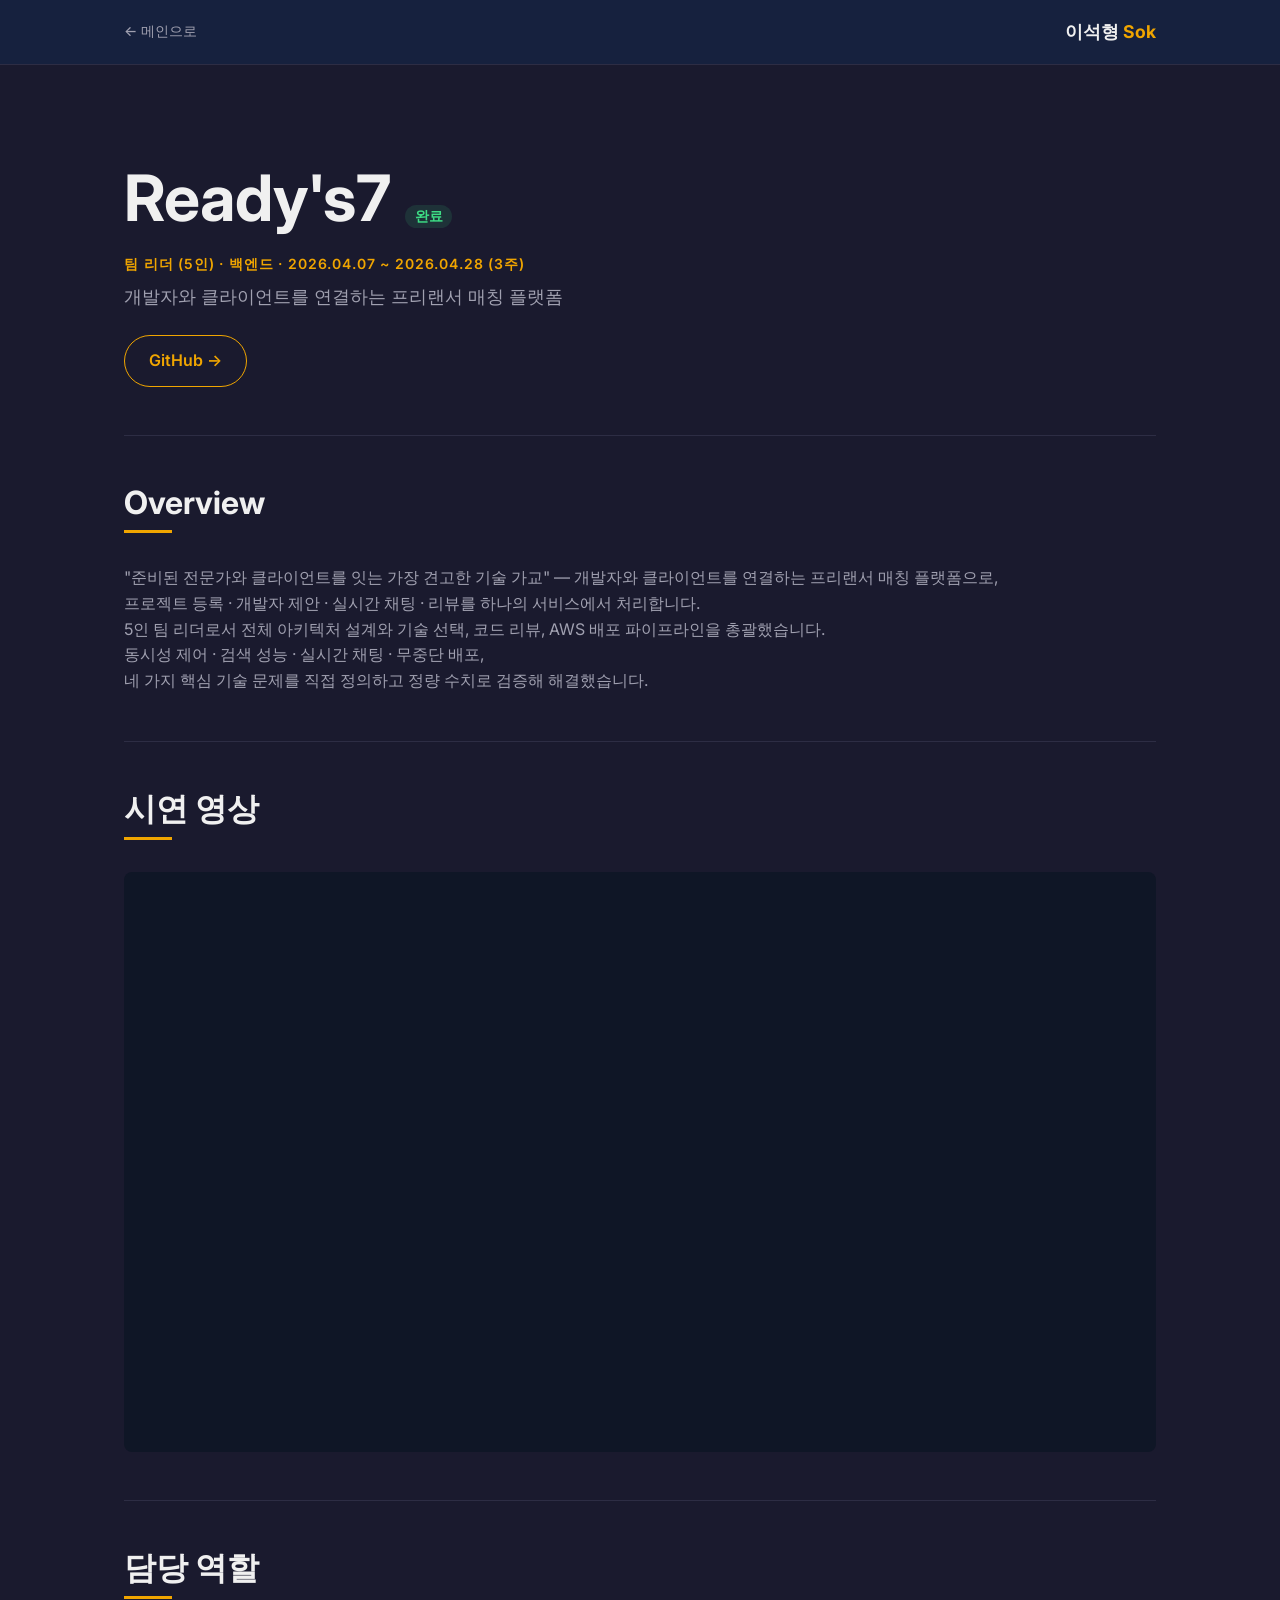
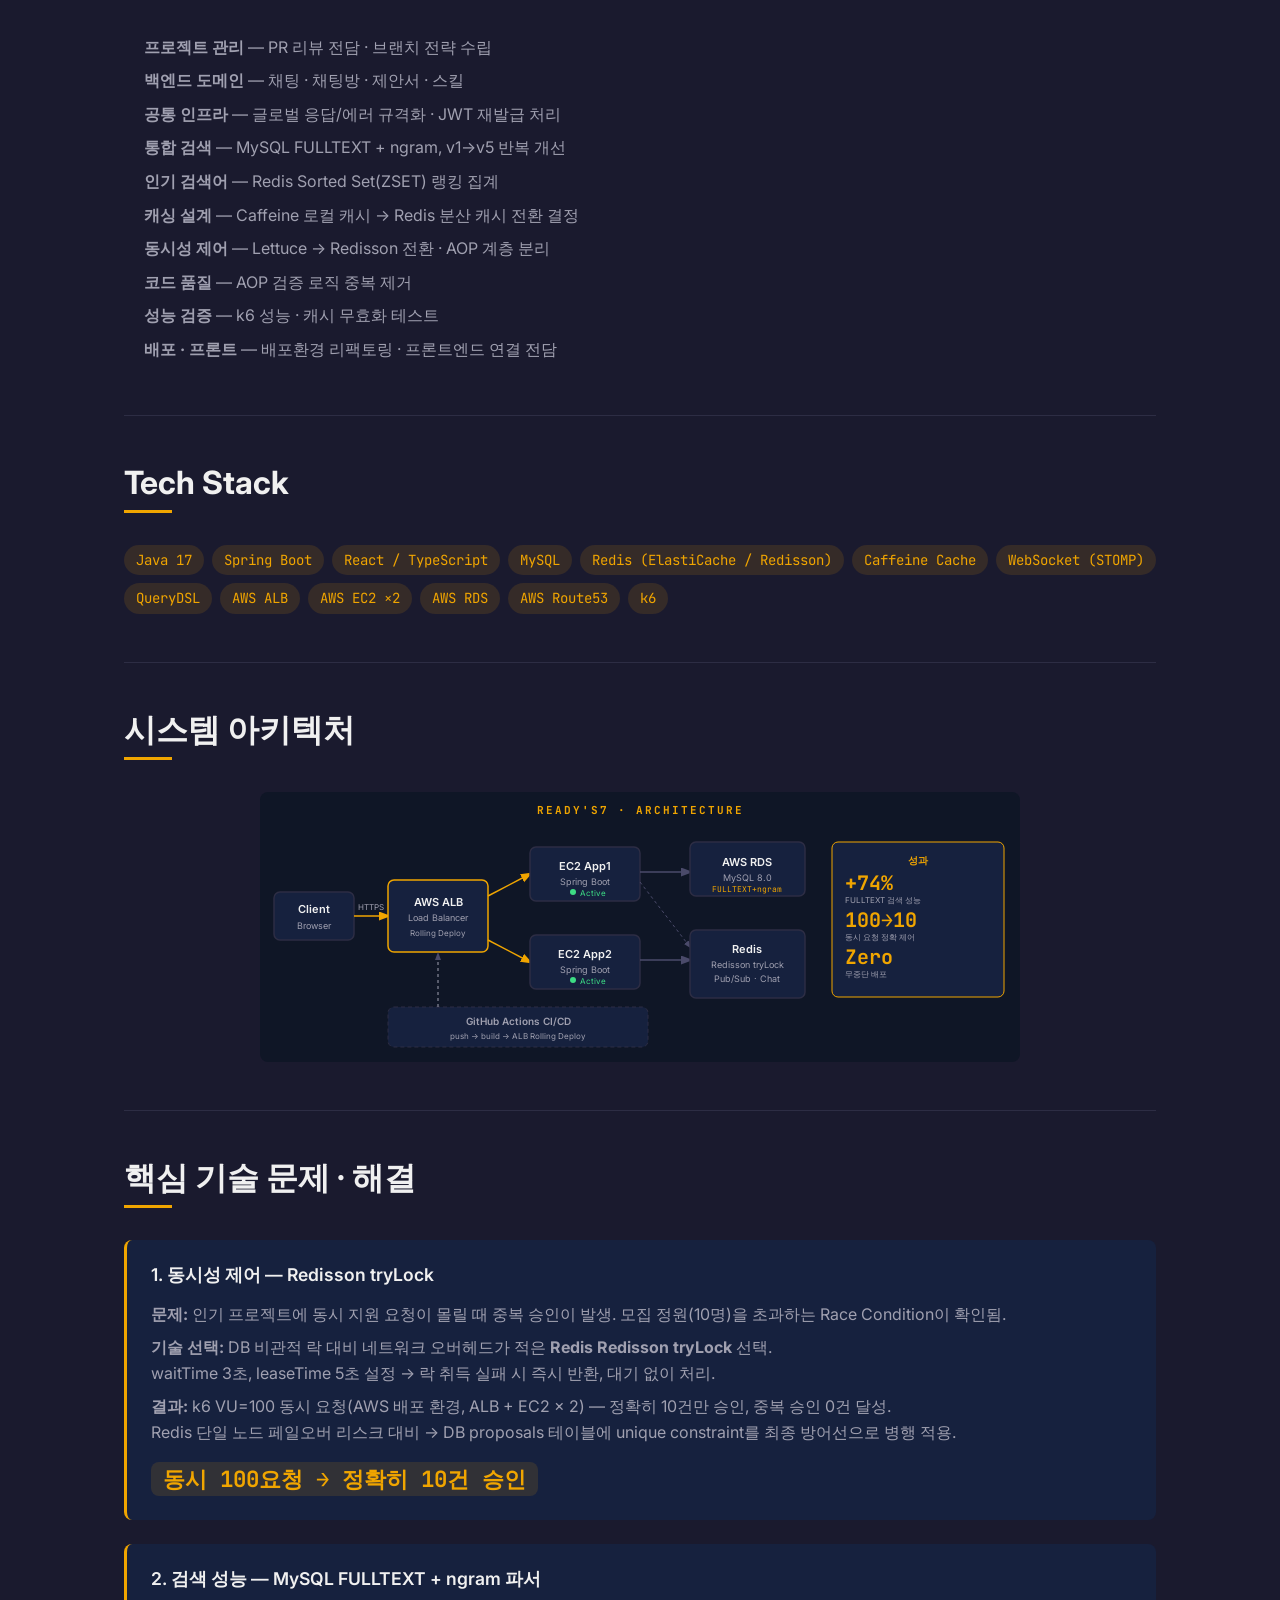
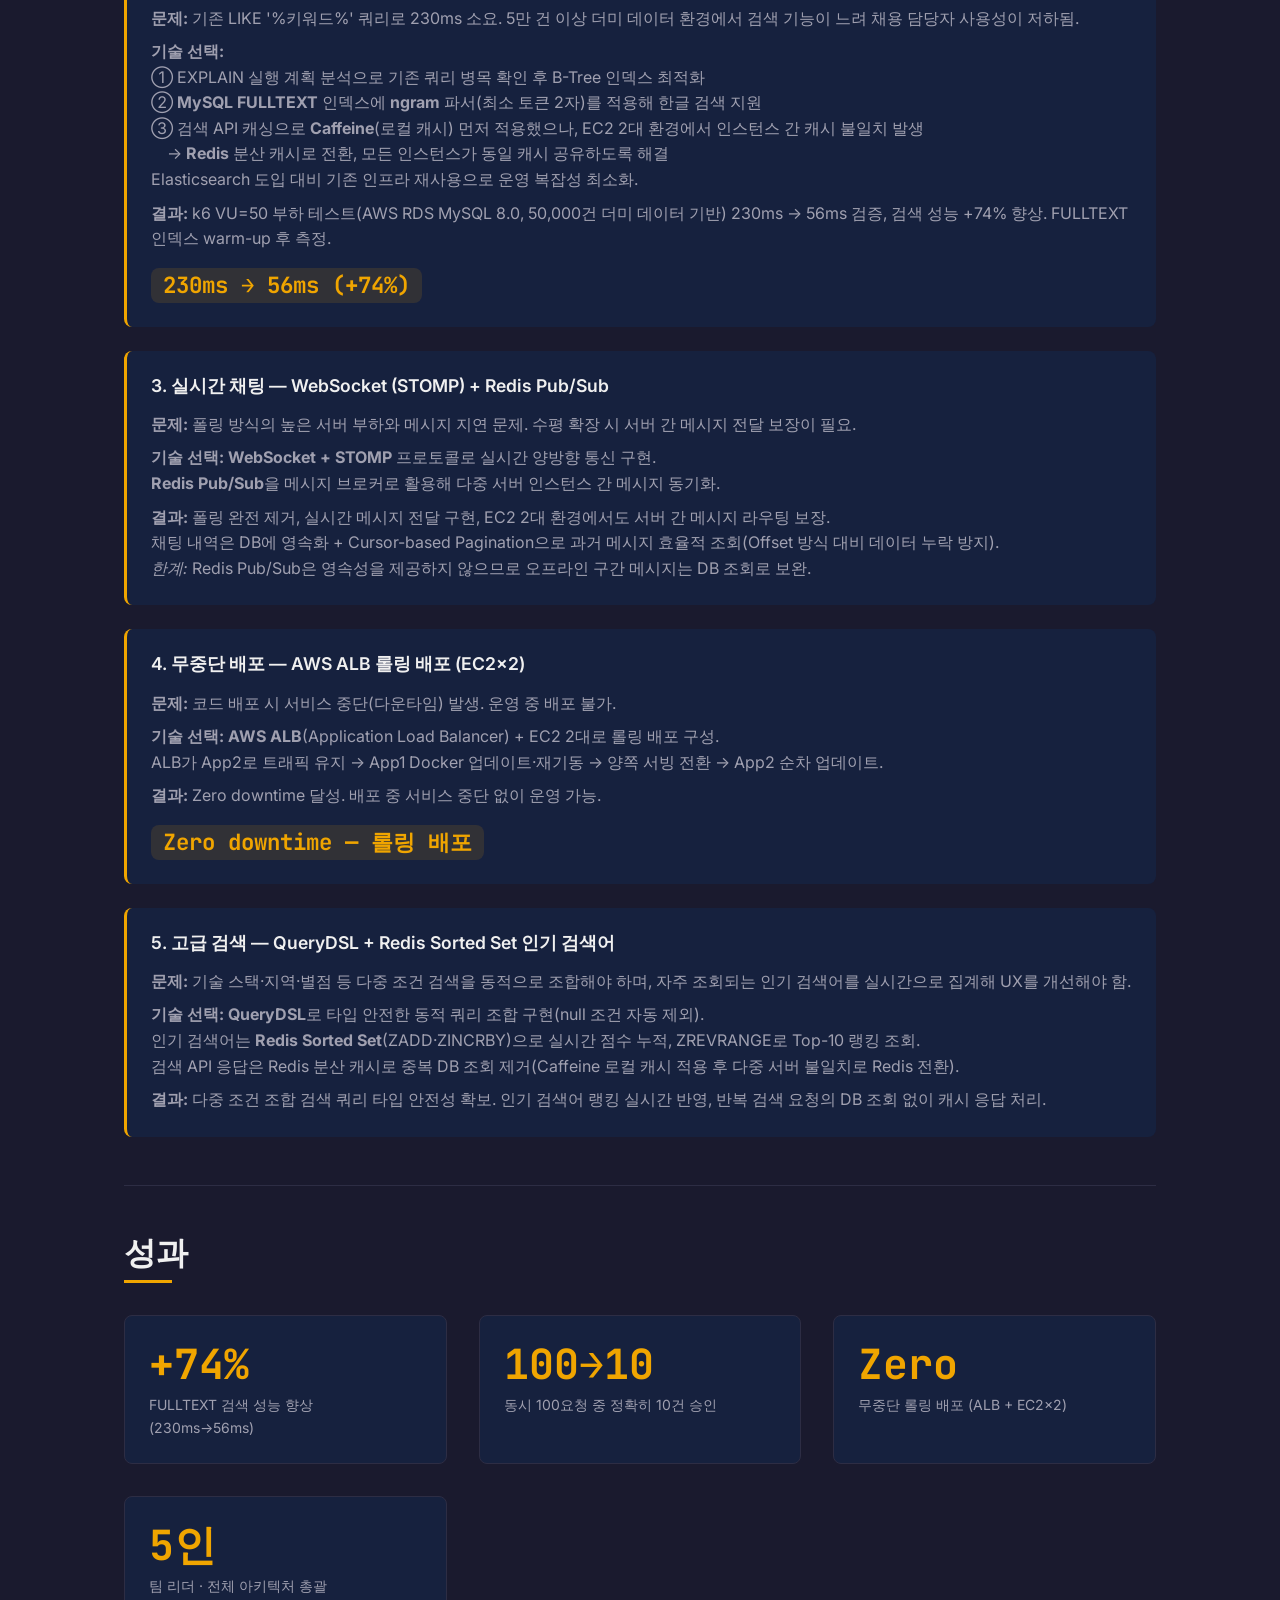
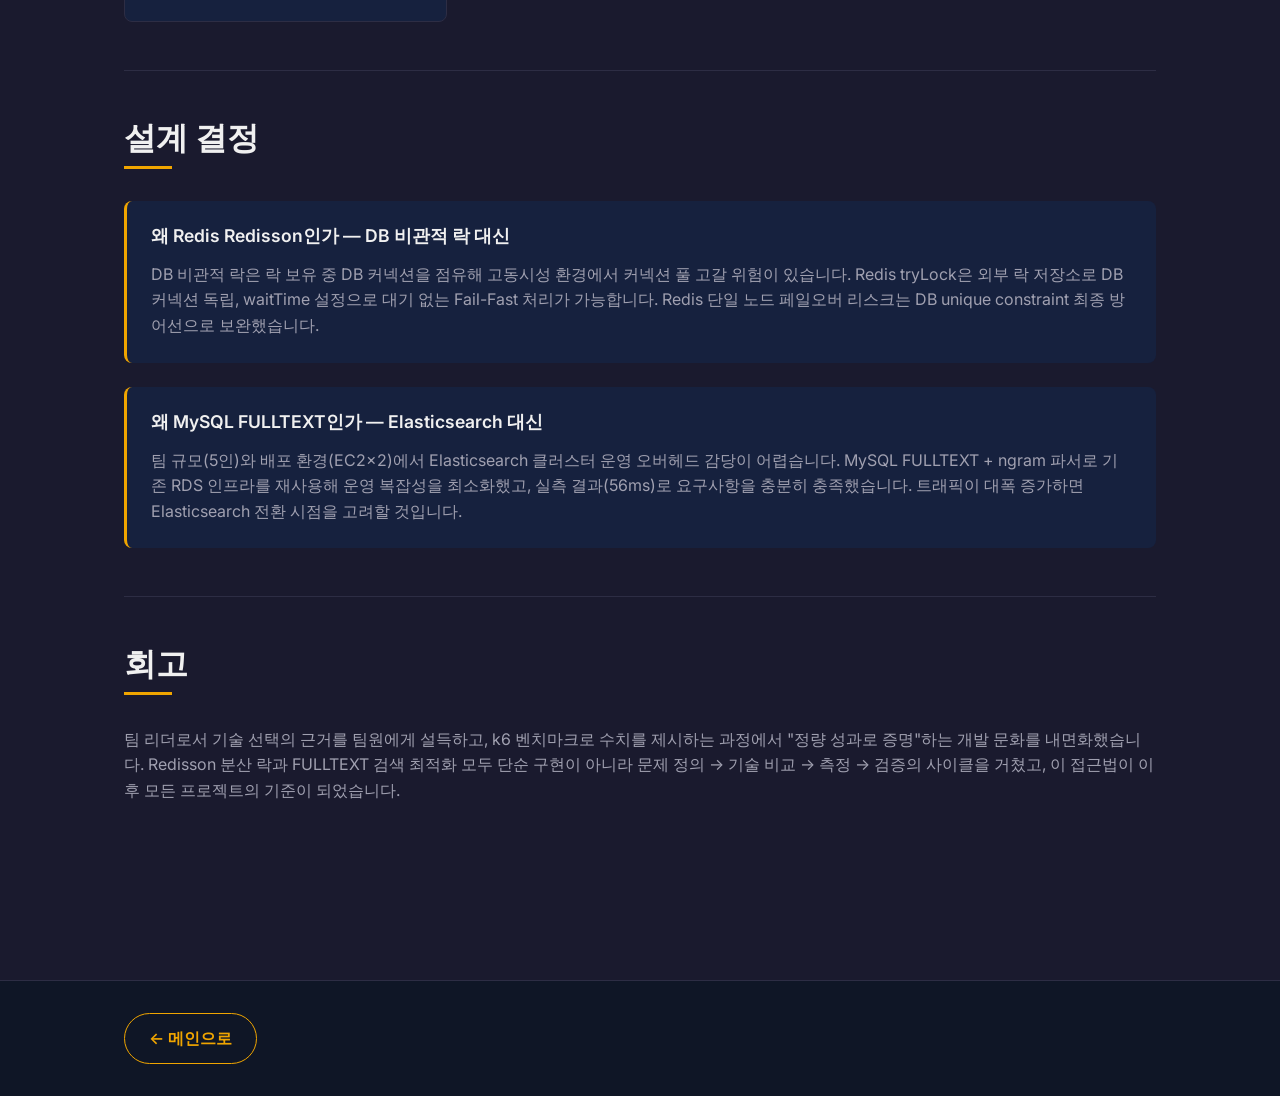
<file: projects/readys7.html>
<!doctype html>
<html lang="ko">
<head>
  <meta charset="utf-8">
  <meta name="viewport" content="width=device-width, initial-scale=1">
  <meta name="description" content="Ready's7 — 개발자-클라이언트 프리랜서 매칭 플랫폼. Redisson tryLock·FULLTEXT+ngram·WebSocket·ALB 롤링 배포 상세 기술 설명">
  <meta property="og:title" content="Ready's7 | 이석형 (Sok) Portfolio">
  <meta property="og:description" content="Redisson tryLock·FULLTEXT+ngram·WebSocket·ALB 롤링 배포로 정량 성과를 달성한 프리랜서 매칭 플랫폼">
  <title>Ready's7 — 이석형 (Sok)</title>
  <link rel="preconnect" href="https://fonts.googleapis.com">
  <link rel="preconnect" href="https://fonts.gstatic.com" crossorigin>
  <link href="https://fonts.googleapis.com/css2?family=Inter:wght@400;500;600;700&family=JetBrains+Mono:wght@500;700&display=swap" rel="stylesheet">
  <link rel="stylesheet" href="../style.css">
</head>
<body>

  <header class="nav nav--detail" id="nav">
    <div class="container nav__inner">
      <a class="nav__link nav__back" href="../index.html">← 메인으로</a>
      <a class="nav__brand" href="../index.html">이석형 <span>Sok</span></a>
    </div>
  </header>

  <main class="detail">
    <div class="container">

      <!-- 헤더 -->
      <section class="detail__header reveal" aria-labelledby="r7-title">
        <h1 id="r7-title">Ready's7 <span class="badge badge--done">완료</span></h1>
        <p class="detail__role">팀 리더 (5인) · 백엔드 · 2026.04.07 ~ 2026.04.28 (3주)</p>
        <p class="detail__desc">개발자와 클라이언트를 연결하는 프리랜서 매칭 플랫폼</p>
        <a class="btn btn--ghost" href="https://github.com/Ready-s7/Readys7-project" target="_blank" rel="noopener">GitHub →</a>
      </section>

      <!-- Overview -->
      <section class="detail__block reveal" aria-labelledby="r7-overview">
        <h2 id="r7-overview" class="section-title">Overview</h2>
        <p>
          "준비된 전문가와 클라이언트를 잇는 가장 견고한 기술 가교" — 개발자와 클라이언트를 연결하는 프리랜서 매칭 플랫폼으로,<br>
          프로젝트 등록 · 개발자 제안 · 실시간 채팅 · 리뷰를 하나의 서비스에서 처리합니다.
        </p>
        <p>
          5인 팀 리더로서 전체 아키텍처 설계와 기술 선택, 코드 리뷰, AWS 배포 파이프라인을 총괄했습니다.<br>
          동시성 제어 · 검색 성능 · 실시간 채팅 · 무중단 배포,<br>
          네 가지 핵심 기술 문제를 직접 정의하고 정량 수치로 검증해 해결했습니다.
        </p>
      </section>

      <!-- 시연 영상 -->
      <section class="detail__block reveal" aria-labelledby="r7-demo">
        <h2 id="r7-demo" class="section-title">시연 영상</h2>
        <div style="position:relative;padding-bottom:56.25%;height:0;overflow:hidden;border-radius:8px;background:#0f1626;">
          <iframe
            style="position:absolute;top:0;left:0;width:100%;height:100%;border:0;"
            src="https://www.youtube.com/embed/n3YmaMf3l5o"
            allow="accelerometer; autoplay; clipboard-write; encrypted-media; gyroscope; picture-in-picture"
            allowfullscreen
            loading="lazy"
            title="Ready's7 시연 영상"></iframe>
        </div>
      </section>

      <!-- 담당 역할 -->
      <section class="detail__block reveal" aria-labelledby="r7-role">
        <h2 id="r7-role" class="section-title">담당 역할</h2>
        <ul style="margin:0;padding-left:1.25rem;line-height:2.1;color:var(--text-secondary);">
          <li><strong>프로젝트 관리</strong> — PR 리뷰 전담 · 브랜치 전략 수립</li>
          <li><strong>백엔드 도메인</strong> — 채팅 · 채팅방 · 제안서 · 스킬</li>
          <li><strong>공통 인프라</strong> — 글로벌 응답/에러 규격화 · JWT 재발급 처리</li>
          <li><strong>통합 검색</strong> — MySQL FULLTEXT + ngram, v1→v5 반복 개선</li>
          <li><strong>인기 검색어</strong> — Redis Sorted Set(ZSET) 랭킹 집계</li>
          <li><strong>캐싱 설계</strong> — Caffeine 로컬 캐시 → Redis 분산 캐시 전환 결정</li>
          <li><strong>동시성 제어</strong> — Lettuce → Redisson 전환 · AOP 계층 분리</li>
          <li><strong>코드 품질</strong> — AOP 검증 로직 중복 제거</li>
          <li><strong>성능 검증</strong> — k6 성능 · 캐시 무효화 테스트</li>
          <li><strong>배포 · 프론트</strong> — 배포환경 리팩토링 · 프론트엔드 연결 전담</li>
        </ul>
      </section>

      <!-- Tech Stack -->
      <section class="detail__block reveal" aria-labelledby="r7-stack">
        <h2 id="r7-stack" class="section-title">Tech Stack</h2>
        <div class="tag-list">
          <span class="tag">Java 17</span>
          <span class="tag">Spring Boot</span>
          <span class="tag">React / TypeScript</span>
          <span class="tag">MySQL</span>
          <span class="tag">Redis (ElastiCache / Redisson)</span>
          <span class="tag">Caffeine Cache</span>
          <span class="tag">WebSocket (STOMP)</span>
          <span class="tag">QueryDSL</span>
          <span class="tag">AWS ALB</span>
          <span class="tag">AWS EC2 ×2</span>
          <span class="tag">AWS RDS</span>
          <span class="tag">AWS Route53</span>
          <span class="tag">k6</span>
        </div>
      </section>

      <!-- 아키텍처 -->
      <section class="detail__block reveal" aria-labelledby="r7-arch">
        <h2 id="r7-arch" class="section-title">시스템 아키텍처</h2>
        <svg viewBox="0 0 760 270" xmlns="http://www.w3.org/2000/svg" style="width:100%;max-width:760px;display:block;margin:0 auto;" role="img" aria-label="Ready's7 시스템 아키텍처 다이어그램">
          <defs>
            <marker id="r7-arr" markerWidth="8" markerHeight="8" refX="6" refY="3" orient="auto"><path d="M0,0 L0,6 L8,3 z" fill="#f0a500"/></marker>
            <marker id="r7-arr-g" markerWidth="8" markerHeight="8" refX="6" refY="3" orient="auto"><path d="M0,0 L0,6 L8,3 z" fill="#4a4a6a"/></marker>
          </defs>
          <!-- bg -->
          <rect width="760" height="270" fill="#0f1626" rx="8"/>
          <!-- label -->
          <text x="380" y="22" text-anchor="middle" fill="#f0a500" font-size="11" font-weight="700" font-family="JetBrains Mono,monospace" letter-spacing="2">READY'S7 · ARCHITECTURE</text>
          <!-- Client -->
          <rect x="14" y="100" width="80" height="48" rx="6" fill="#16213e" stroke="#2d2d44" stroke-width="1.5"/>
          <text x="54" y="121" text-anchor="middle" fill="#f0f0f0" font-size="11" font-weight="600" font-family="Inter,sans-serif">Client</text>
          <text x="54" y="137" text-anchor="middle" fill="#a0a0b0" font-size="9" font-family="Inter,sans-serif">Browser</text>
          <!-- arrow client→alb -->
          <line x1="94" y1="124" x2="128" y2="124" stroke="#f0a500" stroke-width="1.5" marker-end="url(#r7-arr)"/>
          <text x="111" y="118" text-anchor="middle" fill="#a0a0b0" font-size="8" font-family="Inter,sans-serif">HTTPS</text>
          <!-- ALB -->
          <rect x="128" y="88" width="100" height="72" rx="6" fill="#16213e" stroke="#f0a500" stroke-width="1.5"/>
          <text x="178" y="114" text-anchor="middle" fill="#f0f0f0" font-size="11" font-weight="600" font-family="Inter,sans-serif">AWS ALB</text>
          <text x="178" y="129" text-anchor="middle" fill="#a0a0b0" font-size="9" font-family="Inter,sans-serif">Load Balancer</text>
          <text x="178" y="144" text-anchor="middle" fill="#a0a0b0" font-size="8" font-family="Inter,sans-serif">Rolling Deploy</text>
          <!-- arrow alb→ec2-1 -->
          <line x1="228" y1="104" x2="270" y2="82" stroke="#f0a500" stroke-width="1.5" marker-end="url(#r7-arr)"/>
          <!-- arrow alb→ec2-2 -->
          <line x1="228" y1="148" x2="270" y2="170" stroke="#f0a500" stroke-width="1.5" marker-end="url(#r7-arr)"/>
          <!-- EC2-1 -->
          <rect x="270" y="55" width="110" height="54" rx="6" fill="#16213e" stroke="#2d2d44" stroke-width="1.5"/>
          <text x="325" y="78" text-anchor="middle" fill="#f0f0f0" font-size="11" font-weight="600" font-family="Inter,sans-serif">EC2 App1</text>
          <text x="325" y="93" text-anchor="middle" fill="#a0a0b0" font-size="9" font-family="Inter,sans-serif">Spring Boot</text>
          <circle cx="313" cy="100" r="3" fill="#3ddc84"/>
          <text x="320" y="104" fill="#3ddc84" font-size="8" font-family="Inter,sans-serif">Active</text>
          <!-- EC2-2 -->
          <rect x="270" y="143" width="110" height="54" rx="6" fill="#16213e" stroke="#2d2d44" stroke-width="1.5"/>
          <text x="325" y="166" text-anchor="middle" fill="#f0f0f0" font-size="11" font-weight="600" font-family="Inter,sans-serif">EC2 App2</text>
          <text x="325" y="181" text-anchor="middle" fill="#a0a0b0" font-size="9" font-family="Inter,sans-serif">Spring Boot</text>
          <circle cx="313" cy="188" r="3" fill="#3ddc84"/>
          <text x="320" y="192" fill="#3ddc84" font-size="8" font-family="Inter,sans-serif">Active</text>
          <!-- arrow ec2→rds -->
          <line x1="380" y1="80" x2="430" y2="80" stroke="#4a4a6a" stroke-width="1.5" marker-end="url(#r7-arr-g)"/>
          <!-- arrow ec2-2→redis -->
          <line x1="380" y1="168" x2="430" y2="168" stroke="#4a4a6a" stroke-width="1.5" marker-end="url(#r7-arr-g)"/>
          <!-- arrow ec2-1→redis (cross) -->
          <line x1="380" y1="90" x2="430" y2="155" stroke="#4a4a6a" stroke-width="1" stroke-dasharray="3,3" marker-end="url(#r7-arr-g)"/>
          <!-- RDS -->
          <rect x="430" y="50" width="115" height="54" rx="6" fill="#16213e" stroke="#2d2d44" stroke-width="1.5"/>
          <text x="487" y="74" text-anchor="middle" fill="#f0f0f0" font-size="11" font-weight="600" font-family="Inter,sans-serif">AWS RDS</text>
          <text x="487" y="89" text-anchor="middle" fill="#a0a0b0" font-size="9" font-family="Inter,sans-serif">MySQL 8.0</text>
          <text x="487" y="100" text-anchor="middle" fill="#f0a500" font-size="8" font-family="JetBrains Mono,monospace">FULLTEXT+ngram</text>
          <!-- Redis -->
          <rect x="430" y="138" width="115" height="68" rx="6" fill="#16213e" stroke="#2d2d44" stroke-width="1.5"/>
          <text x="487" y="161" text-anchor="middle" fill="#f0f0f0" font-size="11" font-weight="600" font-family="Inter,sans-serif">Redis</text>
          <text x="487" y="176" text-anchor="middle" fill="#a0a0b0" font-size="9" font-family="Inter,sans-serif">Redisson tryLock</text>
          <text x="487" y="190" text-anchor="middle" fill="#a0a0b0" font-size="9" font-family="Inter,sans-serif">Pub/Sub · Chat</text>
          <!-- GitHub Actions -->
          <rect x="128" y="215" width="260" height="40" rx="6" fill="#16213e" stroke="#2d2d44" stroke-width="1" stroke-dasharray="4,3"/>
          <text x="258" y="233" text-anchor="middle" fill="#a0a0b0" font-size="10" font-weight="600" font-family="Inter,sans-serif">GitHub Actions CI/CD</text>
          <text x="258" y="247" text-anchor="middle" fill="#a0a0b0" font-size="8" font-family="Inter,sans-serif">push → build → ALB Rolling Deploy</text>
          <!-- deploy arrow -->
          <line x1="178" y1="215" x2="178" y2="162" stroke="#a0a0b0" stroke-width="1" stroke-dasharray="3,3" marker-end="url(#r7-arr-g)"/>
          <!-- Metrics box -->
          <rect x="572" y="50" width="172" height="155" rx="6" fill="#16213e" stroke="#f0a500" stroke-width="1"/>
          <text x="658" y="72" text-anchor="middle" fill="#f0a500" font-size="10" font-weight="700" font-family="Inter,sans-serif">성과</text>
          <text x="585" y="98" fill="#f0a500" font-size="20" font-weight="700" font-family="JetBrains Mono,monospace">+74%</text>
          <text x="585" y="111" fill="#a0a0b0" font-size="8" font-family="Inter,sans-serif">FULLTEXT 검색 성능</text>
          <text x="585" y="135" fill="#f0a500" font-size="20" font-weight="700" font-family="JetBrains Mono,monospace">100→10</text>
          <text x="585" y="148" fill="#a0a0b0" font-size="8" font-family="Inter,sans-serif">동시 요청 정확 제어</text>
          <text x="585" y="172" fill="#f0a500" font-size="20" font-weight="700" font-family="JetBrains Mono,monospace">Zero</text>
          <text x="585" y="185" fill="#a0a0b0" font-size="8" font-family="Inter,sans-serif">무중단 배포</text>
        </svg>
      </section>

      <!-- 핵심 기술 문제·해결 -->
      <section class="detail__block reveal" aria-labelledby="r7-tech">
        <h2 id="r7-tech" class="section-title">핵심 기술 문제 · 해결</h2>

        <article class="chapter reveal">
          <h3>1. 동시성 제어 — Redisson tryLock</h3>
          <p><strong>문제:</strong> 인기 프로젝트에 동시 지원 요청이 몰릴 때 중복 승인이 발생. 모집 정원(10명)을 초과하는 Race Condition이 확인됨.</p>
          <p><strong>기술 선택:</strong> DB 비관적 락 대비 네트워크 오버헤드가 적은 <strong>Redis Redisson tryLock</strong> 선택.<br>
          waitTime 3초, leaseTime 5초 설정 → 락 취득 실패 시 즉시 반환, 대기 없이 처리.</p>
          <p><strong>결과:</strong> k6 VU=100 동시 요청(AWS 배포 환경, ALB + EC2 × 2) — 정확히 10건만 승인, 중복 승인 0건 달성.<br>
          Redis 단일 노드 페일오버 리스크 대비 → DB proposals 테이블에 unique constraint를 최종 방어선으로 병행 적용.</p>
          <div class="metric mono">동시 100요청 → 정확히 10건 승인</div>
        </article>

        <article class="chapter reveal">
          <h3>2. 검색 성능 — MySQL FULLTEXT + ngram 파서</h3>
          <p><strong>문제:</strong> 기존 LIKE '%키워드%' 쿼리로 230ms 소요. 5만 건 이상 더미 데이터 환경에서 검색 기능이 느려 채용 담당자 사용성이 저하됨.</p>
          <p><strong>기술 선택:</strong><br>
          ① EXPLAIN 실행 계획 분석으로 기존 쿼리 병목 확인 후 B-Tree 인덱스 최적화<br>
          ② <strong>MySQL FULLTEXT</strong> 인덱스에 <strong>ngram</strong> 파서(최소 토큰 2자)를 적용해 한글 검색 지원<br>
          ③ 검색 API 캐싱으로 <strong>Caffeine</strong>(로컬 캐시) 먼저 적용했으나, EC2 2대 환경에서 인스턴스 간 캐시 불일치 발생<br>
          　→ <strong>Redis</strong> 분산 캐시로 전환, 모든 인스턴스가 동일 캐시 공유하도록 해결<br>
          Elasticsearch 도입 대비 기존 인프라 재사용으로 운영 복잡성 최소화.</p>
          <p><strong>결과:</strong> k6 VU=50 부하 테스트(AWS RDS MySQL 8.0, 50,000건 더미 데이터 기반) 230ms → 56ms 검증, 검색 성능 +74% 향상. FULLTEXT 인덱스 warm-up 후 측정.</p>
          <div class="metric mono">230ms → 56ms (+74%)</div>
        </article>

        <article class="chapter reveal">
          <h3>3. 실시간 채팅 — WebSocket (STOMP) + Redis Pub/Sub</h3>
          <p><strong>문제:</strong> 폴링 방식의 높은 서버 부하와 메시지 지연 문제. 수평 확장 시 서버 간 메시지 전달 보장이 필요.</p>
          <p><strong>기술 선택:</strong> <strong>WebSocket + STOMP</strong> 프로토콜로 실시간 양방향 통신 구현.<br>
          <strong>Redis Pub/Sub</strong>을 메시지 브로커로 활용해 다중 서버 인스턴스 간 메시지 동기화.</p>
          <p><strong>결과:</strong> 폴링 완전 제거, 실시간 메시지 전달 구현, EC2 2대 환경에서도 서버 간 메시지 라우팅 보장.<br>
          채팅 내역은 DB에 영속화 + Cursor-based Pagination으로 과거 메시지 효율적 조회(Offset 방식 대비 데이터 누락 방지).<br>
          <em>한계:</em> Redis Pub/Sub은 영속성을 제공하지 않으므로 오프라인 구간 메시지는 DB 조회로 보완.</p>
        </article>

        <article class="chapter reveal">
          <h3>4. 무중단 배포 — AWS ALB 롤링 배포 (EC2×2)</h3>
          <p><strong>문제:</strong> 코드 배포 시 서비스 중단(다운타임) 발생. 운영 중 배포 불가.</p>
          <p><strong>기술 선택:</strong> <strong>AWS ALB</strong>(Application Load Balancer) + EC2 2대로 롤링 배포 구성.<br>
          ALB가 App2로 트래픽 유지 → App1 Docker 업데이트·재기동 → 양쪽 서빙 전환 → App2 순차 업데이트.</p>
          <p><strong>결과:</strong> Zero downtime 달성. 배포 중 서비스 중단 없이 운영 가능.</p>
          <div class="metric mono">Zero downtime — 롤링 배포</div>
        </article>

        <article class="chapter reveal">
          <h3>5. 고급 검색 — QueryDSL + Redis Sorted Set 인기 검색어</h3>
          <p><strong>문제:</strong> 기술 스택·지역·별점 등 다중 조건 검색을 동적으로 조합해야 하며, 자주 조회되는 인기 검색어를 실시간으로 집계해 UX를 개선해야 함.</p>
          <p><strong>기술 선택:</strong> <strong>QueryDSL</strong>로 타입 안전한 동적 쿼리 조합 구현(null 조건 자동 제외).<br>
          인기 검색어는 <strong>Redis Sorted Set</strong>(ZADD·ZINCRBY)으로 실시간 점수 누적, ZREVRANGE로 Top-10 랭킹 조회.<br>
          검색 API 응답은 Redis 분산 캐시로 중복 DB 조회 제거(Caffeine 로컬 캐시 적용 후 다중 서버 불일치로 Redis 전환).</p>
          <p><strong>결과:</strong> 다중 조건 조합 검색 쿼리 타입 안전성 확보. 인기 검색어 랭킹 실시간 반영, 반복 검색 요청의 DB 조회 없이 캐시 응답 처리.</p>
        </article>

      </section>

      <!-- 성과 -->
      <section class="detail__block reveal" aria-labelledby="r7-results">
        <h2 id="r7-results" class="section-title">성과</h2>
        <div class="grid grid--3">
          <div class="metric-card reveal">
            <span class="metric mono">+74%</span>
            <span class="metric__label">FULLTEXT 검색 성능 향상 (230ms→56ms)</span>
          </div>
          <div class="metric-card reveal">
            <span class="metric mono">100→10</span>
            <span class="metric__label">동시 100요청 중 정확히 10건 승인</span>
          </div>
          <div class="metric-card reveal">
            <span class="metric mono">Zero</span>
            <span class="metric__label">무중단 롤링 배포 (ALB + EC2×2)</span>
          </div>
          <div class="metric-card reveal">
            <span class="metric mono">5인</span>
            <span class="metric__label">팀 리더 · 전체 아키텍처 총괄</span>
          </div>
        </div>
      </section>

      <!-- 설계 결정 -->
      <section class="detail__block reveal" aria-labelledby="r7-decisions">
        <h2 id="r7-decisions" class="section-title">설계 결정</h2>

        <article class="chapter reveal">
          <h3>왜 Redis Redisson인가 — DB 비관적 락 대신</h3>
          <p>DB 비관적 락은 락 보유 중 DB 커넥션을 점유해 고동시성 환경에서 커넥션 풀 고갈 위험이 있습니다. Redis tryLock은 외부 락 저장소로 DB 커넥션 독립, waitTime 설정으로 대기 없는 Fail-Fast 처리가 가능합니다. Redis 단일 노드 페일오버 리스크는 DB unique constraint 최종 방어선으로 보완했습니다.</p>
        </article>

        <article class="chapter reveal">
          <h3>왜 MySQL FULLTEXT인가 — Elasticsearch 대신</h3>
          <p>팀 규모(5인)와 배포 환경(EC2×2)에서 Elasticsearch 클러스터 운영 오버헤드 감당이 어렵습니다. MySQL FULLTEXT + ngram 파서로 기존 RDS 인프라를 재사용해 운영 복잡성을 최소화했고, 실측 결과(56ms)로 요구사항을 충분히 충족했습니다. 트래픽이 대폭 증가하면 Elasticsearch 전환 시점을 고려할 것입니다.</p>
        </article>

      </section>

      <!-- 회고 -->
      <section class="detail__block reveal" aria-labelledby="r7-retro">
        <h2 id="r7-retro" class="section-title">회고</h2>
        <p>
          팀 리더로서 기술 선택의 근거를 팀원에게 설득하고, k6 벤치마크로 수치를 제시하는 과정에서 "정량 성과로 증명"하는 개발 문화를 내면화했습니다.
          Redisson 분산 락과 FULLTEXT 검색 최적화 모두 단순 구현이 아니라 문제 정의 → 기술 비교 → 측정 → 검증의 사이클을 거쳤고, 이 접근법이 이후 모든 프로젝트의 기준이 되었습니다.
        </p>
      </section>

    </div>
  </main>

  <footer class="footer">
    <div class="container">
      <a class="btn btn--ghost" href="../index.html">← 메인으로</a>
    </div>
  </footer>

  <script src="../main.js" defer></script>
</body>
</html>
</file>
<file: style.css>
/* ============================================================
   1. Reset & Box-sizing
   ============================================================ */
*, *::before, *::after {
  box-sizing: border-box;
  margin: 0;
  padding: 0;
}

img, video {
  max-width: 100%;
  display: block;
}

ul, ol {
  list-style: none;
}

/* ============================================================
   2. :root tokens
   ============================================================ */
:root {
  /* Background */
  --bg-base:      #1a1a2e;
  --bg-surface:   #16213e;
  --bg-surface-2: #0f1626;

  /* Text */
  --text-primary:   #f0f0f0;
  --text-secondary: #a0a0b0;
  --text-muted:     #9090a0; /* footer 보조·disabled 전용 — 본문 사용 금지 */

  /* Accent (단일 gold) */
  --accent:        #f0a500;
  --accent-hover:  #ffbb2e;
  --accent-soft:   rgba(240, 165, 0, 0.12);

  /* Borders */
  --border:        #2d2d44;
  --border-hover:  var(--accent);

  /* Status badges */
  --status-done:    #3ddc84;
  --status-wip:     #f0a500;
  --status-private: #9090a0;

  /* Effects */
  --shadow-card:  0 4px 20px rgba(0, 0, 0, 0.35);
  --radius:       8px;
  --radius-pill:  999px;

  /* Typography */
  --font-sans: 'Inter', -apple-system, 'Segoe UI', 'Noto Sans KR', sans-serif;
  --font-mono: 'JetBrains Mono', 'Courier New', monospace;
  --fs-h1:     4rem;
  --fs-h2:     2rem;
  --fs-h3:     1.4rem;
  --fs-body:   1rem;
  --fs-small:  0.875rem;
  --fs-metric: 2.6rem;
  --lh-tight:  1.2;
  --lh-body:   1.6;

  /* Spacing (8px base) */
  --sp-1: 0.5rem;
  --sp-2: 1rem;
  --sp-3: 1.5rem;
  --sp-4: 2rem;
  --sp-5: 3rem;
  --sp-6: 5rem;
  --container-max: 1080px;
}

/* ============================================================
   3. Base elements
   ============================================================ */
html {
  scroll-behavior: smooth;
}

body {
  font-family: var(--font-sans);
  font-size: var(--fs-body);
  line-height: var(--lh-body);
  color: var(--text-primary);
  background-color: var(--bg-base);
  padding-top: 64px;
}

h1, h2, h3, h4, h5, h6 {
  line-height: var(--lh-tight);
  color: var(--text-primary);
}

h1 { font-size: var(--fs-h1); font-weight: 700; }
h2 { font-size: var(--fs-h2); font-weight: 700; }
h3 { font-size: var(--fs-h3); font-weight: 600; }

p {
  color: var(--text-secondary);
  line-height: var(--lh-body);
}

a {
  color: var(--accent);
  text-decoration: none;
  transition: color 0.2s ease;
}

a:hover {
  color: var(--accent-hover);
}

:focus-visible {
  outline: 2px solid var(--accent);
  outline-offset: 2px;
}

.mono {
  font-family: var(--font-mono);
}

.accent {
  color: var(--accent);
}

/* ============================================================
   4. Layout utilities
   ============================================================ */
.container {
  max-width: var(--container-max);
  margin-inline: auto;
  padding-inline: var(--sp-3);
}

.section {
  padding-block: var(--sp-6);
}

.section--alt {
  background: var(--bg-surface-2);
}

.grid {
  display: grid;
  gap: var(--sp-4);
}

.grid--2 {
  grid-template-columns: 1fr 1fr;
}

.grid--3 {
  grid-template-columns: repeat(3, 1fr);
}

/* ============================================================
   5. Components
   ============================================================ */

/* Buttons */
.btn {
  display: inline-flex;
  align-items: center;
  gap: 0.4rem;
  padding: 0.75rem 1.5rem;
  border-radius: var(--radius-pill);
  font-size: var(--fs-body);
  font-weight: 600;
  font-family: var(--font-sans);
  cursor: pointer;
  border: 1px solid transparent;
  transition: background-color 0.2s ease, color 0.2s ease, border-color 0.2s ease;
  text-decoration: none;
  white-space: nowrap;
}

.btn--primary {
  background-color: var(--accent);
  color: var(--bg-base);
  border-color: var(--accent);
}

.btn--primary:hover {
  background-color: var(--accent-hover);
  border-color: var(--accent-hover);
  color: var(--bg-base);
}

.btn--ghost {
  background-color: transparent;
  color: var(--accent);
  border-color: var(--accent);
}

.btn--ghost:hover {
  background-color: var(--accent-soft);
  color: var(--accent-hover);
}

/* Cards */
.card {
  background: var(--bg-surface);
  border: 1px solid var(--border);
  border-radius: var(--radius);
  padding: var(--sp-3);
  box-shadow: var(--shadow-card);
  transition: transform 0.25s ease, border-color 0.25s ease;
}

.card:hover {
  transform: translateY(-4px);
  border-color: var(--accent);
}

/* Tags */
.tag {
  display: inline-block;
  background: var(--accent-soft);
  color: var(--accent);
  font-family: var(--font-mono);
  font-size: var(--fs-small);
  border-radius: var(--radius-pill);
  padding: 0.25rem 0.75rem;
}

.tag-list {
  display: flex;
  gap: var(--sp-1);
  flex-wrap: wrap;
}

/* Badges */
.badge {
  display: inline-block;
  font-size: var(--fs-small);
  font-weight: 600;
  border-radius: var(--radius-pill);
  padding: 0.2rem 0.6rem;
}

.badge--wip {
  background: var(--accent-soft);
  color: var(--status-wip);
}

.badge--done {
  background: rgba(61, 220, 132, 0.12);
  color: var(--status-done);
}

.badge--private {
  background: rgba(108, 108, 122, 0.15);
  color: var(--status-private);
}

.badge--solo {
  background: rgba(108, 108, 122, 0.15);
  color: var(--text-secondary);
}

.badge--featured {
  background: var(--accent);
  color: var(--bg-base);
}

/* Metrics */
.metric {
  display: block;
  font-family: var(--font-mono);
  font-size: var(--fs-metric);
  color: var(--accent);
  font-weight: 700;
  line-height: var(--lh-tight);
}

.metric__label {
  display: block;
  font-size: var(--fs-small);
  color: var(--text-secondary);
  margin-top: 0.25rem;
  line-height: var(--lh-body);
}

.metric-card {
  background: var(--bg-surface);
  border: 1px solid var(--border);
  border-radius: var(--radius);
  padding: var(--sp-3);
  transition: transform 0.25s ease, border-color 0.25s ease;
}

.metric-card:hover {
  transform: translateY(-4px);
  border-color: var(--accent);
}

/* Section titles */
.section-title {
  font-size: var(--fs-h2);
  font-weight: 700;
  line-height: var(--lh-tight);
  margin-bottom: var(--sp-4);
  color: var(--text-primary);
}

.section-title::after {
  content: '';
  display: block;
  width: 48px;
  height: 3px;
  background: var(--accent);
  margin-top: 8px;
}

/* ============================================================
   6. Nav
   ============================================================ */
.nav {
  position: fixed;
  top: 0;
  left: 0;
  right: 0;
  z-index: 100;
  background: transparent;
  transition: background 0.3s ease, box-shadow 0.3s ease;
}

.nav--scrolled {
  background: var(--bg-surface);
  box-shadow: 0 2px 20px rgba(0, 0, 0, 0.4);
}

.nav__inner {
  display: flex;
  align-items: center;
  justify-content: space-between;
  height: 64px;
}

.nav__brand {
  font-size: 1.1rem;
  font-weight: 700;
  color: var(--text-primary);
  text-decoration: none;
  transition: color 0.2s ease;
}

.nav__brand:hover {
  color: var(--accent);
}

.nav__brand span {
  color: var(--accent);
}

.nav__menu {
  display: flex;
  align-items: center;
  gap: var(--sp-3);
}

.nav__link {
  color: var(--text-secondary);
  font-size: var(--fs-body);
  font-weight: 500;
  text-decoration: none;
  transition: color 0.2s ease;
  padding: 0.25rem 0;
  border-bottom: 2px solid transparent;
}

.nav__link:hover,
.nav__link.active {
  color: var(--accent);
}

.nav__link.active {
  border-bottom-color: var(--accent);
}

.nav__back {
  font-size: var(--fs-small);
}

/* Hamburger — hidden on desktop */
.nav__hamburger {
  display: none;
}

/* Detail page nav */
.nav--detail {
  background: var(--bg-surface);
  border-bottom: 1px solid var(--border);
}

/* ============================================================
   7. Sections (index)
   ============================================================ */

/* Hero */
.hero {
  min-height: 100vh;
  display: flex;
  align-items: center;
  background: linear-gradient(180deg, var(--bg-base), var(--bg-surface-2));
  position: relative;
}

.hero__inner {
  padding-block: var(--sp-6);
}

.hero__eyebrow {
  font-size: var(--fs-small);
  font-weight: 600;
  color: var(--accent);
  letter-spacing: 0.08em;
  text-transform: uppercase;
  margin-bottom: var(--sp-2);
}

.hero__title {
  font-size: var(--fs-h1);
  font-weight: 700;
  line-height: var(--lh-tight);
  margin-bottom: var(--sp-3);
  color: var(--text-primary);
}

.hero__sub {
  font-size: 1.15rem;
  color: var(--text-secondary);
  max-width: 600px;
  margin-bottom: var(--sp-2);
  line-height: var(--lh-body);
}

.hero__stack {
  font-family: var(--font-mono);
  font-size: var(--fs-small);
  color: var(--text-secondary);
  margin-bottom: var(--sp-4);
}

.hero__cta {
  display: flex;
  gap: var(--sp-2);
  flex-wrap: wrap;
  margin-bottom: var(--sp-5);
}

.hero__scroll {
  position: absolute;
  bottom: var(--sp-4);
  left: 50%;
  transform: translateX(-50%);
  font-size: 1.5rem;
  color: var(--text-secondary);
  text-decoration: none;
  transition: color 0.2s ease, transform 0.2s ease;
}

.hero__scroll:hover {
  color: var(--accent);
  transform: translateX(-50%) translateY(4px);
}

/* About */
.about__intro {
  font-size: 1.1rem;
  color: var(--text-secondary);
  max-width: 720px;
  margin-bottom: var(--sp-5);
  line-height: var(--lh-body);
}

.strength {
  display: flex;
  flex-direction: column;
  gap: var(--sp-1);
}

.strength__icon {
  font-size: 1.8rem;
  margin-bottom: var(--sp-1);
}

.strength h3 {
  color: var(--text-primary);
  font-size: var(--fs-h3);
}

.strength p {
  color: var(--text-secondary);
  font-size: var(--fs-small);
}

/* Skills */
.skills__group {
  margin-bottom: var(--sp-4);
}

.skills__group:last-child {
  margin-bottom: 0;
}

.skills__cat {
  font-size: var(--fs-small);
  font-weight: 700;
  color: var(--accent);
  text-transform: uppercase;
  letter-spacing: 0.08em;
  margin-bottom: var(--sp-2);
}

/* Featured */
.featured__grid {
  display: grid;
  grid-template-columns: 1fr 1fr;
  gap: var(--sp-4);
  align-items: start;
}

.featured__text {
  display: flex;
  flex-direction: column;
  gap: var(--sp-3);
}

.featured__role {
  font-size: var(--fs-small);
  font-weight: 600;
  color: var(--accent);
  text-transform: uppercase;
  letter-spacing: 0.06em;
}

.featured__desc {
  font-size: 1.1rem;
  color: var(--text-secondary);
  line-height: var(--lh-body);
}

.featured__metrics {
  display: grid;
  grid-template-columns: 1fr 1fr;
  gap: var(--sp-3);
}

.featured__cta {
  display: flex;
  gap: var(--sp-2);
  flex-wrap: wrap;
}

/* Projects */
.project {
  display: flex;
  flex-direction: column;
  gap: var(--sp-2);
}

.project__head {
  display: flex;
  align-items: center;
  gap: var(--sp-1);
  flex-wrap: wrap;
}

.project__head h3 {
  color: var(--text-primary);
  font-size: var(--fs-h3);
}

.project__desc {
  color: var(--text-secondary);
  font-size: var(--fs-body);
  line-height: var(--lh-body);
}

.project__metrics {
  font-family: var(--font-mono);
  font-size: var(--fs-small);
  color: var(--accent);
  padding: var(--sp-1) var(--sp-2);
  background: var(--accent-soft);
  border-radius: var(--radius);
  align-self: flex-start;
}

.project__links {
  display: flex;
  gap: var(--sp-2);
  flex-wrap: wrap;
  margin-top: auto;
  padding-top: var(--sp-2);
}

/* Differentiation */
.diff {
  display: flex;
  flex-direction: column;
  gap: var(--sp-1);
}

.diff__icon {
  font-size: 1.8rem;
  margin-bottom: var(--sp-1);
}

.diff h3 {
  color: var(--text-primary);
  font-size: var(--fs-h3);
}

.diff p {
  color: var(--text-secondary);
  font-size: var(--fs-small);
  line-height: var(--lh-body);
  margin-top: var(--sp-1);
}

/* Contact */
.contact {
  text-align: center;
}

.contact .section-title::after {
  margin-inline: auto;
}

.contact__closing {
  font-size: 1.1rem;
  color: var(--text-secondary);
  max-width: 500px;
  margin-inline: auto;
  margin-bottom: var(--sp-4);
}

.contact__links {
  display: flex;
  justify-content: center;
  gap: var(--sp-2);
  flex-wrap: wrap;
}

/* Footer */
.footer {
  background: var(--bg-surface-2);
  padding-block: var(--sp-4);
  border-top: 1px solid var(--border);
}

.footer__inner {
  display: flex;
  align-items: center;
  justify-content: space-between;
  flex-wrap: wrap;
  gap: var(--sp-2);
}

.footer__copy {
  font-size: var(--fs-small);
  color: var(--text-muted);
}

.footer__links {
  display: flex;
  gap: var(--sp-2);
}

.footer__link {
  font-size: var(--fs-small);
  color: var(--text-muted);
  text-decoration: none;
  transition: color 0.2s ease;
}

.footer__link:hover {
  color: var(--accent);
}

/* ============================================================
   8. Detail pages
   ============================================================ */
.detail {
  padding-top: var(--sp-5);
  padding-bottom: var(--sp-6);
}

.detail__header {
  padding-block: var(--sp-5);
  border-bottom: 1px solid var(--border);
  margin-bottom: var(--sp-5);
}

.detail__header h1 {
  font-size: var(--fs-h1);
  margin-bottom: var(--sp-2);
}

.detail__role {
  font-size: var(--fs-small);
  font-weight: 600;
  color: var(--accent);
  text-transform: uppercase;
  letter-spacing: 0.06em;
  margin-bottom: var(--sp-1);
}

.detail__desc {
  font-size: 1.1rem;
  color: var(--text-secondary);
  margin-bottom: var(--sp-3);
}

.detail__block {
  margin-bottom: var(--sp-5);
  padding-bottom: var(--sp-5);
  border-bottom: 1px solid var(--border);
}

.detail__block:last-child {
  border-bottom: none;
}

.chapter {
  background: var(--bg-surface);
  border-left: 3px solid var(--accent);
  padding: var(--sp-3);
  border-radius: var(--radius);
  margin-bottom: var(--sp-3);
}

.chapter:last-child {
  margin-bottom: 0;
}

.chapter h3 {
  font-size: 1.1rem;
  color: var(--text-primary);
  margin-bottom: var(--sp-2);
}

.chapter p {
  color: var(--text-secondary);
  font-size: var(--fs-body);
  margin-bottom: var(--sp-1);
  line-height: var(--lh-body);
}

.chapter p:last-of-type {
  margin-bottom: 0;
}

.chapter .metric {
  font-size: 1.4rem;
  margin-top: var(--sp-2);
  display: inline-block;
  padding: 0.25rem 0.75rem;
  background: var(--accent-soft);
  border-radius: var(--radius);
}

.detail-nav {
  background: var(--bg-surface);
  border-bottom: 1px solid var(--border);
}

.current-status {
  display: inline-block;
  padding: var(--sp-2) var(--sp-3);
  background: var(--accent-soft);
  border: 1px solid var(--accent);
  border-radius: var(--radius);
  color: var(--text-secondary);
  font-size: var(--fs-body);
  margin-top: var(--sp-2);
}

/* ============================================================
   9. Animation
   ============================================================ */
.reveal {
  opacity: 0;
  transform: translateY(20px);
  transition: opacity 0.4s ease, transform 0.4s ease;
}

.reveal.is-visible {
  opacity: 1;
  transform: none;
}

/* 404 page */
.page-404 {
  display: flex;
  align-items: center;
  justify-content: center;
  min-height: 100vh;
  padding-top: 0;
}

.not-found {
  text-align: center;
  display: flex;
  flex-direction: column;
  align-items: center;
  gap: var(--sp-3);
}

.not-found__code {
  font-family: var(--font-mono);
  font-size: 6rem;
  color: var(--accent);
  line-height: 1;
  font-weight: 700;
}

.not-found__msg {
  color: var(--text-secondary);
  font-size: var(--fs-h3);
}

.not-found h1 {
  font-size: var(--fs-h2);
  color: var(--text-primary);
}

.not-found__sub {
  color: var(--text-secondary);
  font-size: var(--fs-body);
  margin-top: calc(var(--sp-1) * -1);
}

/* ============================================================
   10. Responsive (@media max-width: 768px)
   ============================================================ */
@media (max-width: 768px) {
  :root {
    --fs-h1:     2.4rem;
    --fs-h2:     1.6rem;
    --fs-metric: 2rem;
    --sp-6:      3rem;
  }

  .grid--2,
  .grid--3,
  .featured__grid {
    grid-template-columns: 1fr;
  }

  .featured__metrics {
    grid-template-columns: 1fr 1fr;
  }

  .container {
    padding-inline: var(--sp-2);
  }

  .btn {
    min-height: 44px;
  }

  .hero__cta,
  .contact__links {
    flex-direction: column;
    align-items: flex-start;
  }

  .contact .contact__links {
    align-items: center;
  }

  .footer__inner {
    flex-direction: column;
    align-items: flex-start;
  }

  .footer__links {
    flex-direction: column;
    gap: var(--sp-1);
  }

  /* Hamburger — show on mobile */
  .nav__hamburger {
    display: flex;
    flex-direction: column;
    gap: 5px;
    cursor: pointer;
    background: none;
    border: none;
    padding: 10px;
    min-width: 44px;
    min-height: 44px;
    justify-content: center;
    align-items: center;
    z-index: 101;
  }

  .nav__hamburger span {
    display: block;
    width: 24px;
    height: 2px;
    background: var(--text-primary);
    border-radius: 2px;
    transition: background 0.2s ease;
  }

  /* Nav menu hidden by default on mobile */
  .nav__menu {
    display: none;
    position: absolute;
    top: 100%;
    left: 0;
    right: 0;
    flex-direction: column;
    background: var(--bg-surface);
    padding: var(--sp-3);
    border-bottom: 1px solid var(--border);
    gap: var(--sp-2);
    box-shadow: 0 8px 20px rgba(0, 0, 0, 0.4);
  }

  /* Show menu when nav--open */
  .nav--open .nav__menu {
    display: flex;
  }

  .detail__header h1 {
    font-size: 2.2rem;
  }
}

/* prefers-reduced-motion */
@media (prefers-reduced-motion: reduce) {
  *, *::before, *::after {
    transition: none !important;
    animation: none !important;
  }

  .reveal {
    opacity: 1 !important;
    transform: none !important;
  }
}
</file>
